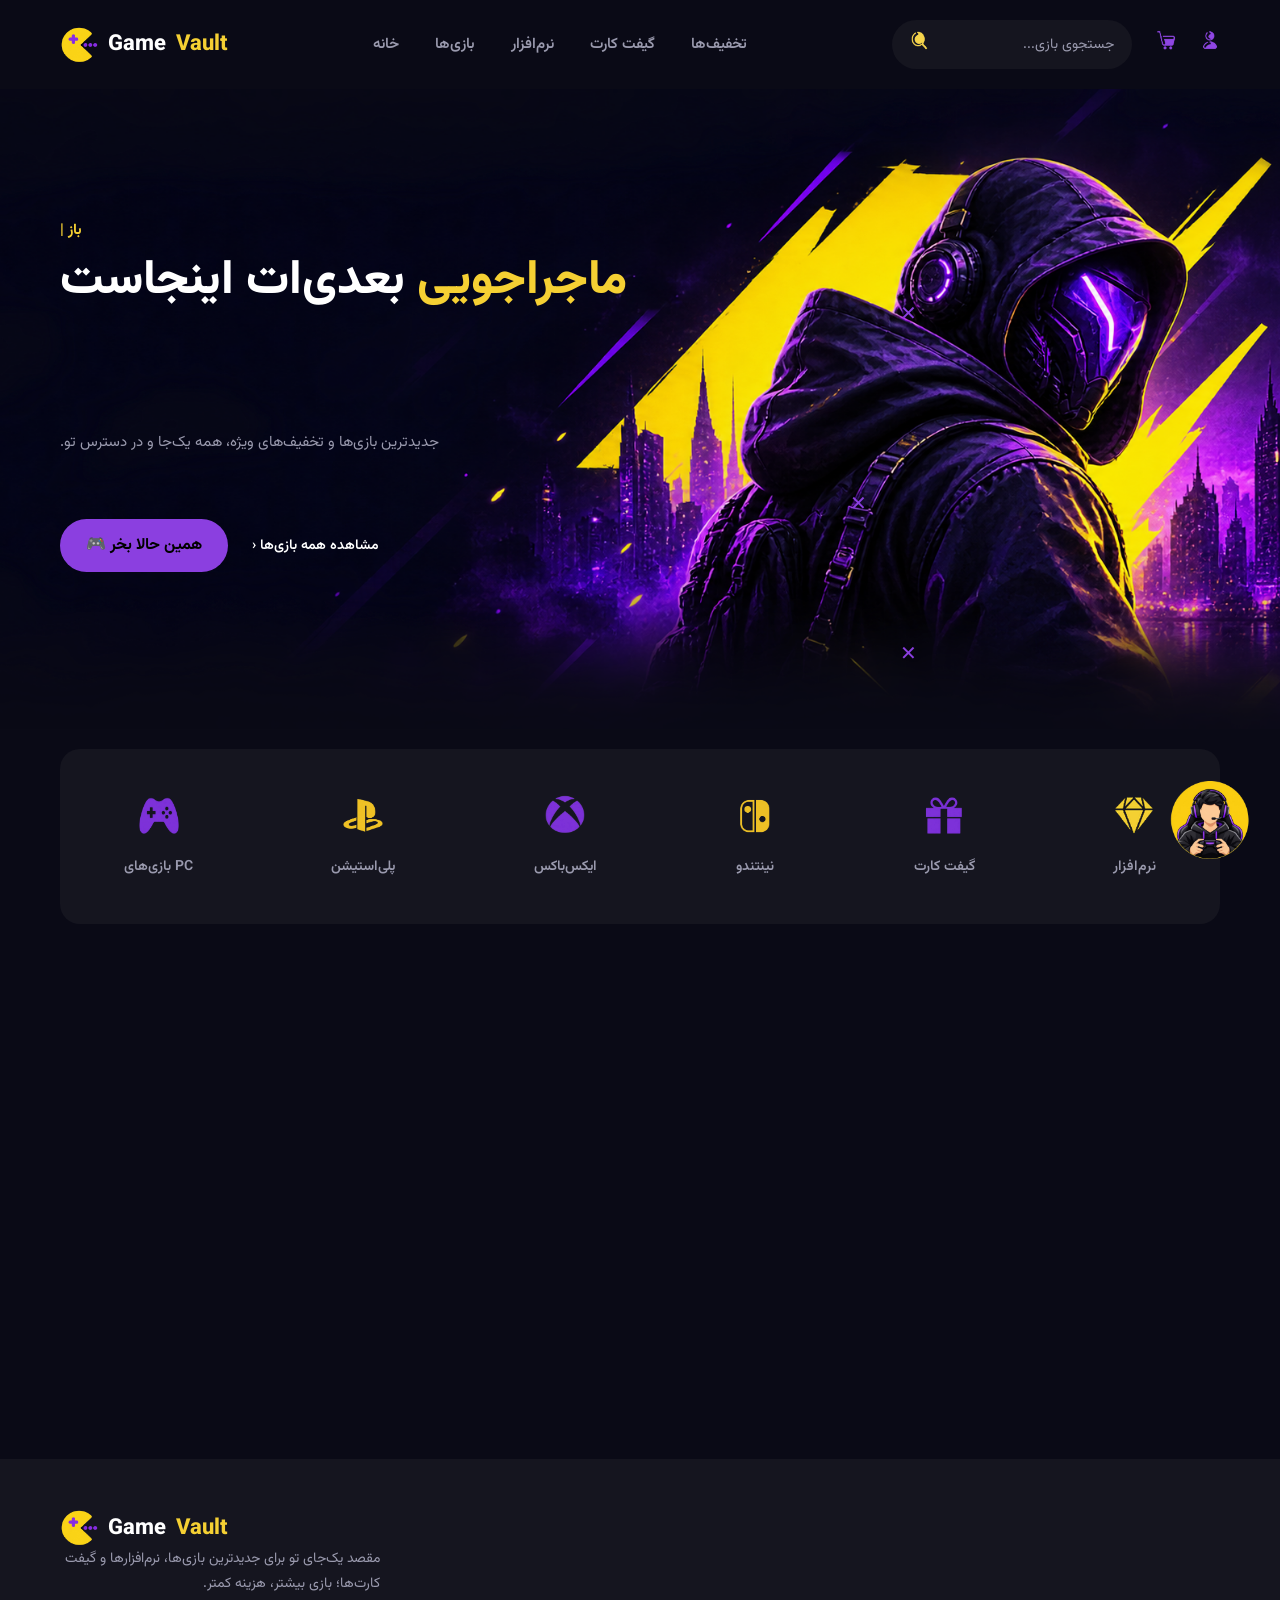
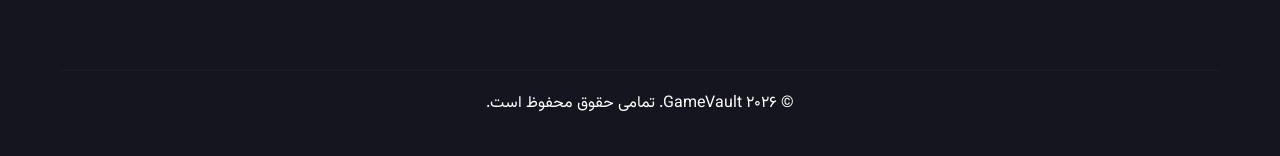
<file: index.html>
<!DOCTYPE html>
<html lang="fa" dir="rtl">
<head>
  <meta charset="UTF-8">
  <meta name="viewport" content="width=device-width, initial-scale=1.0">
  <meta http-equiv="refresh" content="0; url=./home/game.html">
  <title>GameVault</title>
  <link rel="canonical" href="./home/game.html">
</head>
<body>
  <p>در حال انتقال به <a href="./home/game.html">صفحه اصلی GameVault</a>...</p>
</body>
</html>
</file>
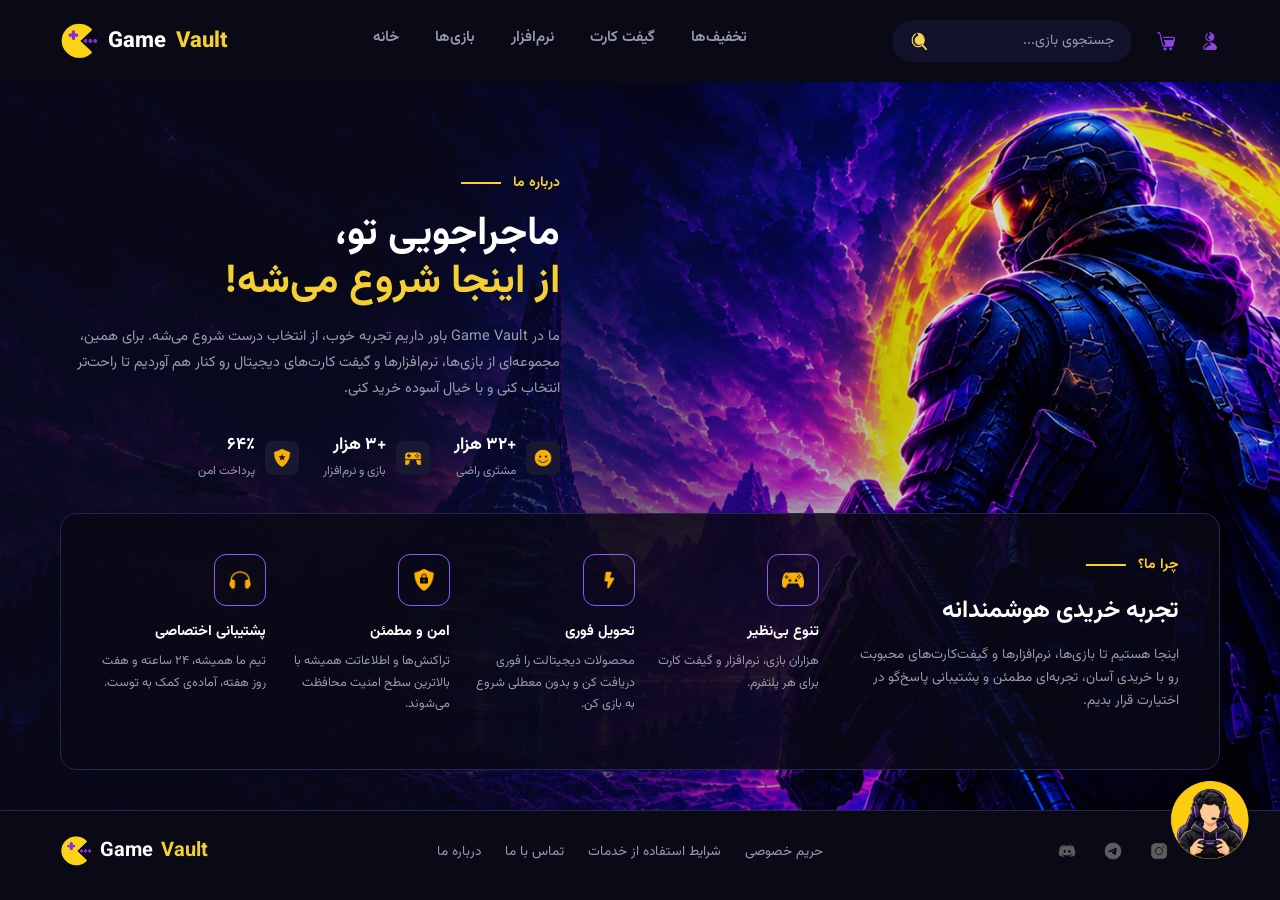
<file: about_us/about.html>
<!DOCTYPE html>
<html lang="fa" dir="rtl">
<head>
<meta charset="UTF-8">
<meta name="viewport" content="width=device-width, initial-scale=1.0">
<title>GameVault - درباره ما</title>
<link rel="stylesheet" href="about.css">
<link rel="stylesheet" href="../login-modal/login-modal.css">
<link rel="stylesheet" href="about_fa.css">

<link rel="stylesheet" href="../responsive.css">
</head>
<body>
  <div class="fixed-icon-final">
    <a href="../contact_us/contact.html">
      <img src="../img/icons/contact_us.png" alt="تماس با ما" srcset="">
    </a>
  </div>

  <!-- ===================== header ===================== -->
  <header>
    <div class="wrapper header-inner site-header">
      <div class="logo">
        <img src="../img/icons/game_valet_icon.png" alt="لوگوی GameVault">
        Game<span>Vault</span>
      </div>

      <nav>
        <a href="../home/game.html" >خانه</a>
        <a href="../games/games.html">بازی‌ها</a>
        <a href="../software/software.html">نرم‌افزار</a>
        <a href="../gift-cards/gift-cards.html">گیفت کارت</a>
        <a href="../deals/deals.html">تخفیف‌ها</a>
      </nav>

      <div class="header-actions icons">
        <div class="search-box">
          <a href=""><img src="../img/icons/search.png" alt="جستجو"></a>
          <input type="text" placeholder="جستجوی بازی..." data-hints="Elden Ring|Cyberpunk 2077|Red Dead Redemption 2|Hogwarts Legacy|Minecraft">
        </div>
        <div class="icon-btn">
          <img src="../img/icons/shopping.png" alt="سبد خرید">
        </div>
        <div class="icon-btn js-open-login">
          <img src="../img/icons/user.png" alt="حساب کاربری">
        </div>
      </div>
    </div>
  </header>

  <section class="hero">
    <img src="../img/about_us/hero.png" alt="سربازی با حلقه‌ی درخشان" class="hero-bg">
    <div class="hero-overlay"></div>

    <div class="hero-content">
      <div class="eyebrow">درباره ما<span class="dash"></span></div>
      <h1>ماجراجویی تو،<br><span class="highlight">از اینجا شروع می‌شه!</span></h1>
      <p>
       ما در Game Vault باور داریم تجربه خوب، از انتخاب درست شروع می‌شه.
        برای همین، مجموعه‌ای از بازی‌ها، نرم‌افزارها 
        و گیفت کارت‌های دیجیتال رو کنار هم آوردیم تا راحت‌تر انتخاب کنی و با خیال آسوده خرید کنی.
      </p>

      <div class="stats-row">
        <div class="stat">
          <span class="stat-icon"><!-- 🖼️ آیکون کنترلر --><img src="../img/icons/happy.png" alt=""></span>
          <div><strong data-count="50" data-before="+" data-after=" هزار">+۵۰ هزار</strong><span>مشتری راضی</span></div>
        </div>
        <div class="stat">
          <span class="stat-icon"><!-- 🖼️ آیکون تیکت/بازی --><img src="../img/icons/gamepad_12.png" alt=""></span>
          <div><strong data-count="5" data-before="+" data-after=" هزار">+۵ هزار</strong><span>بازی و نرم‌افزار</span></div>
        </div>
        <div class="stat">
          <span class="stat-icon"><!-- 🖼️ آیکون سپر --><img src="../img/icons/security_s.png" alt=""></span>
          <div><strong data-count="100" data-before="" data-after="٪">۱۰۰٪</strong><span>پرداخت امن</span></div>
        </div>
      </div>
    </div>

    <div class="why-card">
      <div class="why-text">
        <div class="eyebrow">چرا ما؟<span class="dash"></span></div>
        <h2>تجربه خریدی هوشمندانه</h2>
        <p>اینجا هستیم تا بازی‌ها، نرم‌افزارها و گیفت‌کارت‌های محبوبت رو 
          با خریدی آسان، تجربه‌ای مطمئن و پشتیبانی پاسخ‌گو در اختیارت قرار بدیم.</p>
      </div>

      <div class="why-features">
        <div class="feature">
          <div class="feature-icon"><img src="../img/icons/gamepad_yellow.png" alt=""></div>
          <h4>تنوع بی‌نظیر</h4>
          <p>هزاران بازی، نرم‌افزار و گیفت کارت برای هر پلتفرم.</p>
        </div>
        <div class="feature">
          <div class="feature-icon"><img src="../img/icons/electric.png" alt=""></div>
          <h4>تحویل فوری</h4>
          <p>محصولات دیجیتالت را فوری دریافت کن و بدون معطلی شروع به بازی کن.</p>
        </div>
        <div class="feature">
          <div class="feature-icon"><img src="../img/icons/security.png" alt=""></div>
          <h4>امن و مطمئن</h4>
          <p>تراکنش‌ها و اطلاعاتت همیشه با بالاترین سطح امنیت محافظت می‌شوند.</p>
        </div>
        <div class="feature">
          <div class="feature-icon"><img src="../img/icons/headphone.png" alt=""></div>
          <h4>پشتیبانی اختصاصی</h4>
          <p>تیم ما همیشه، ۲۴ ساعته و هفت روز هفته، آماده‌ی کمک به توست.</p>
        </div>
      </div>
    </div>
  </section>

  <!-- ===================== footer ===================== -->
  <footer>
    <div class="wrapper footer-inner">
      <div class="logo">
        <img src="../img/icons/game_valet_icon.png" alt="لوگوی GameVault">
        Game<span>Vault</span>
      </div>

      <div class="footer-links">
        <a href="../about_us/about.html">درباره ما</a>
        <a href="../contact_us/contact.html">تماس با ما</a>
        <a href="#">شرایط استفاده از خدمات</a>
        <a href="#">حریم خصوصی</a>
      </div>

      <div class="social-links">
        <span><img src="../img/icons/discord.png" alt="Discord"></span>
        <span><img src="../img/icons/telegram.png" alt="Twitter"></span>
        <span><img src="../img/icons/instagram.png" alt="Instagram"></span>
        <span><img src="../img/icons/youtube.png" alt="YouTube"></span>
      </div>
    </div>
  </footer>

  <!-- ===================== modal ===================== -->

<div class="modal-overlay" id="loginOverlay">
  <div class="login-modal">
    <button class="modal-close" id="loginClose">✕</button>

    <div class="modal-form-side">
      <h2>خوش برگشتی</h2>
      <p>برای ادامه وارد حساب کاربری‌ات شو.</p>

      <div class="error-banner" id="loginError"></div>
      <div class="success-banner" id="loginSuccess"></div>

      <form id="loginForm" novalidate>
        <div class="form-group">
          <label for="loginEmail">آدرس ایمیل</label>
          <div class="input-icon-wrap">
            <span class="input-icon-left">✉️</span>
            <input type="email" id="loginEmail" placeholder="you@example.com" autocomplete="email" required>
          </div>
        </div>

        <div class="form-group">
          <label for="loginPassword">رمز عبور</label>
          <div class="input-icon-wrap">
            <span class="input-icon-left">🔒</span>
            <input type="password" id="loginPassword" placeholder="رمز عبور" autocomplete="current-password" required>
            <button type="button" class="toggle-password" id="togglePassword">👁️</button>
          </div>
        </div>

        <div class="form-row-between">
          <label class="remember-me">
            <input type="checkbox">
            مرا به خاطر بسپار
          </label>
          <a href="#" class="forgot-link">رمز عبورت را فراموش کرده‌ای؟</a>
        </div>

        <button type="submit" class="submit-btn">ورود</button>
      </form>

      <p class="modal-switch">حساب نداری؟ <a href="#" id="showSignup">ثبت‌نام</a></p>

      <div id="signupBox" style="display:none">
        <h2>ساخت حساب جدید</h2>
        <p>اطلاعاتت را وارد کن تا حسابت ساخته شود.</p>

        <div class="signup-msg signup-error" id="signupError"></div>
        <div class="signup-msg signup-success" id="signupSuccess"></div>

        <form id="signupForm" novalidate>
          <div class="form-group">
            <label for="signupName">نام و نام خانوادگی</label>
            <div class="input-icon-wrap">
              <span class="input-icon-left">👤</span>
              <input type="text" id="signupName" placeholder="نام و نام خانوادگی" autocomplete="name" required>
            </div>
          </div>

          <div class="form-group">
            <label for="signupEmail">آدرس ایمیل</label>
            <div class="input-icon-wrap">
              <span class="input-icon-left">✉️</span>
              <input type="email" id="signupEmail" placeholder="you@example.com" autocomplete="email" required>
            </div>
          </div>

          <div class="form-group">
            <label for="signupPassword">رمز عبور</label>
            <div class="input-icon-wrap">
              <span class="input-icon-left">🔒</span>
              <input type="password" id="signupPassword" placeholder="رمز عبور" autocomplete="new-password" required>
            </div>
          </div>

          <div class="form-group">
            <label for="signupConfirm">تکرار رمز عبور</label>
            <div class="input-icon-wrap">
              <span class="input-icon-left">🔒</span>
              <input type="password" id="signupConfirm" placeholder="تکرار رمز عبور" autocomplete="new-password" required>
            </div>
          </div>

          <button type="submit" class="submit-btn">ثبت‌نام</button>
        </form>

        <p class="modal-switch">قبلاً ثبت‌نام کرده‌ای؟ <a href="#" id="showLogin">ورود</a></p>
      </div>
    </div>

    <div class="modal-image-side">

      <video src="../login-modal/login-modal.mp4" autoplay muted loop playsinline></video>
    </div>
  </div>
</div>

<script src="../login-modal/login-modal.js"></script>
<script src="about.js"></script>

</body>
</html>
</file>
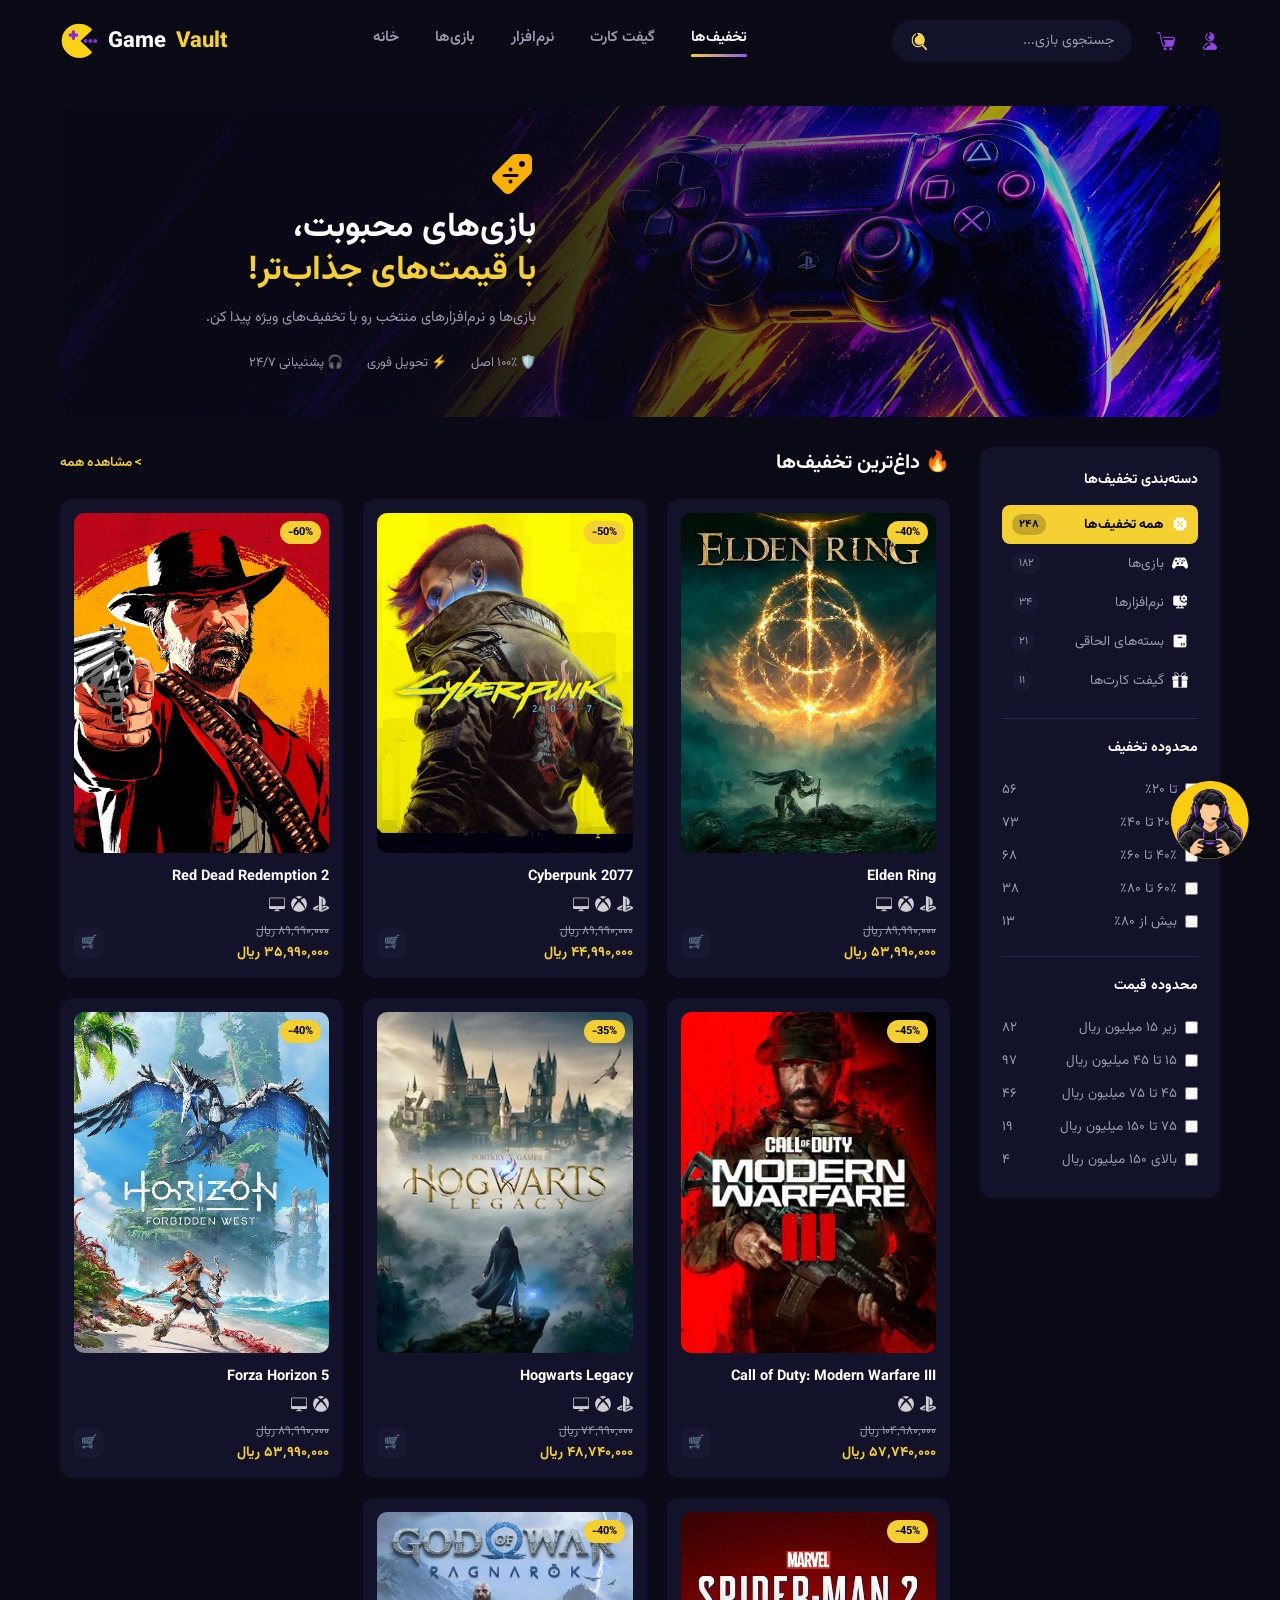
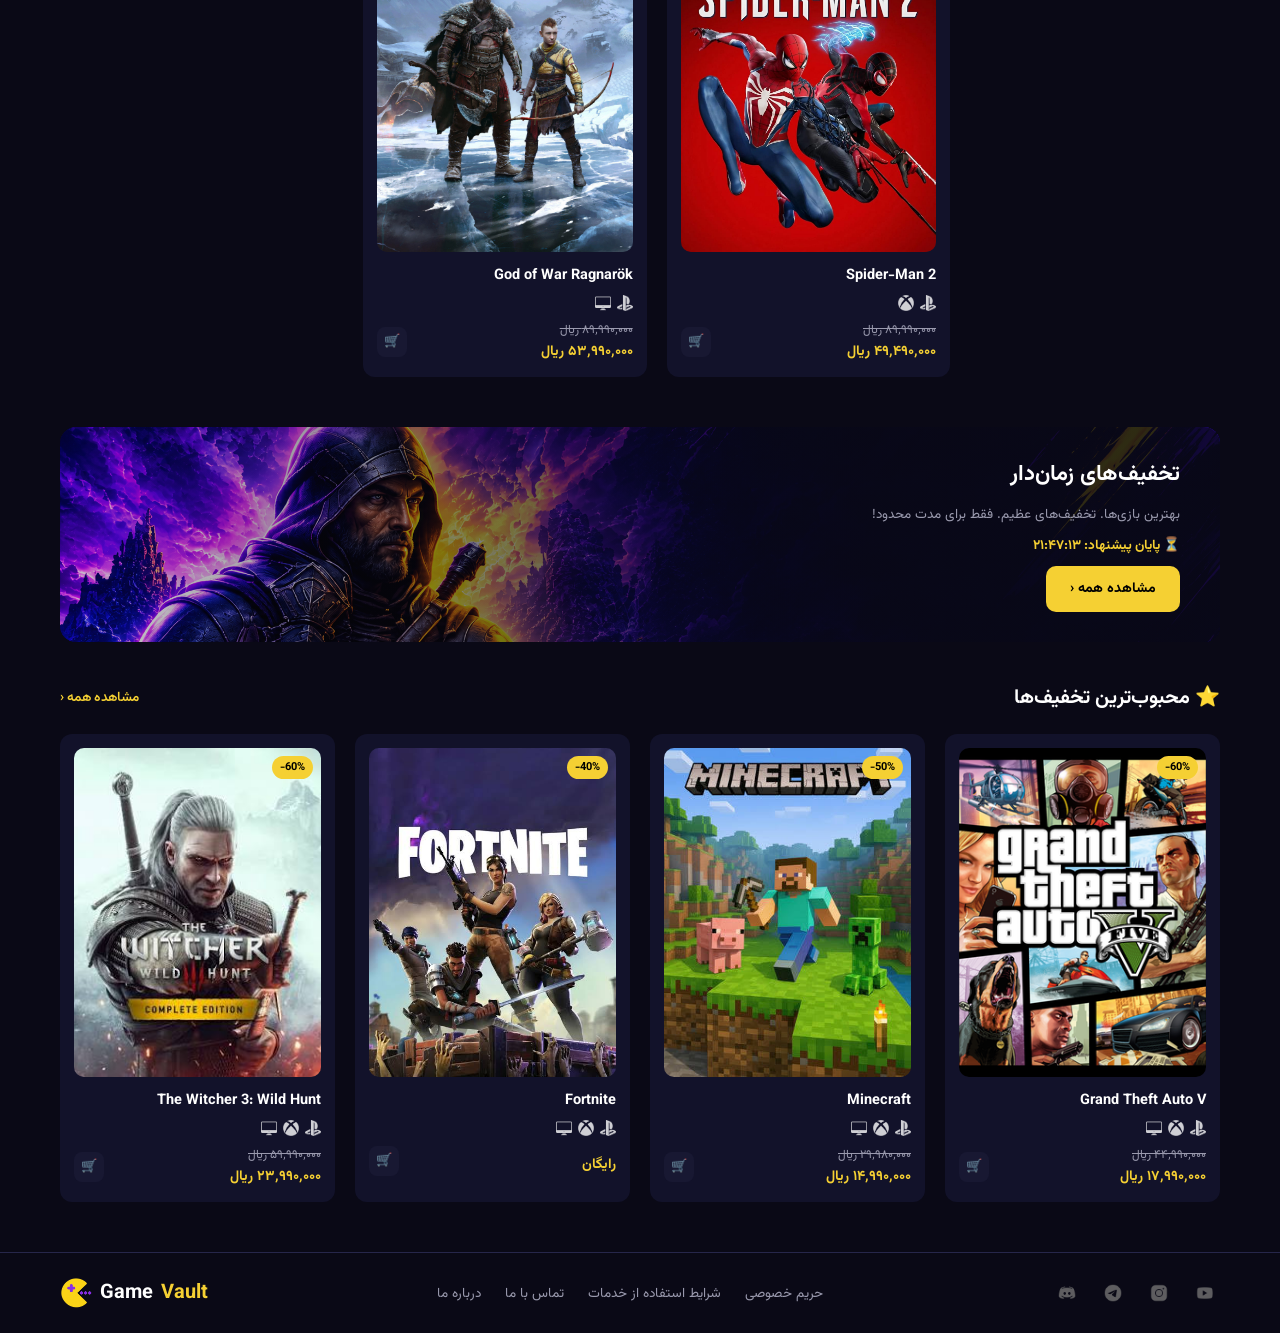
<file: deals/deals.html>
<!DOCTYPE html>
<html lang="fa" dir="rtl">
<head>
<link rel="stylesheet" href="../login-modal/login-modal.css">   
<meta charset="UTF-8">
<meta name="viewport" content="width=device-width, initial-scale=1.0">
<title>GameVault - تخفیف‌ها</title>
<link rel="stylesheet" href="deals.css">
<link rel="stylesheet" href="deals_fa.css">

<link rel="stylesheet" href="../responsive.css">
</head>
<body>
  <div class="fixed-icon-final">
    <a href="../contact_us/contact.html">
      <img src="../img/icons/contact_us.png" alt="تماس با ما" srcset="">
    </a>
  </div>


  <!-- ===================== header ===================== -->
  <header>
    <div class="wrapper header-inner site-header">
      <div class="logo">
        <img src="../img/icons/game_valet_icon.png" alt="لوگوی GameVault">
        Game<span>Vault</span>
      </div>

      <nav>
        <a href="../home/game.html" >خانه</a>
        <a href="../games/games.html">بازی‌ها</a>
        <a href="../software/software.html">نرم‌افزار</a>
        <a href="../gift-cards/gift-cards.html">گیفت کارت</a>
        <a href="../deals/deals.html">تخفیف‌ها</a>
      </nav>

      <div class="header-actions icons">
        <div class="search-box">
          <a href=""><img src="../img/icons/search.png" alt="جستجو"></a>
          <input type="text" placeholder="جستجوی بازی..." data-hints="Elden Ring|Cyberpunk 2077|Red Dead Redemption 2|Call of Duty: Modern Warfare III|Hogwarts Legacy|Spider-Man 2">
        </div>
        <div class="icon-btn">
          <img src="../img/icons/shopping.png" alt="سبد خرید">
        </div>
        <div class="icon-btn js-open-login">
          <img src="../img/icons/user.png" alt="حساب کاربری">
        </div>
      </div>
    </div>
  </header>

  <!-- ===================== hero ===================== -->

  <section class="wrapper">
    <div class="hero">
      <img src="../img/deals/hero.png" alt="کنترلر با رگه‌های رعد و برق" class="hero-bg">
      <div class="hero-overlay"></div>

      <div class="hero-content">
          <img src="../img/icons/icons8-discount-48.png" alt="">
        <h1> بازی‌های محبوبت،<br><span class="highlight">با قیمت‌های جذاب‌تر!</span></h1>
        <p>بازی‌ها و نرم‌افزارهای منتخب رو با تخفیف‌های ویژه پیدا کن.</p>
      </div>
      <div class="hero-features">
        <div class="hero-feature">🛡️ ۱۰۰٪ اصل</div>
        <div class="hero-feature">⚡ تحویل فوری</div>
        <div class="hero-feature">🎧 پشتیبانی ۲۴/۷</div>
      </div>
    </div>
  </section>

  <!-- ===================== فیلتر + Hot Deals ===================== -->
  <section class="wrapper catalog">

    <aside class="sidebar">
      <h3>دسته‌بندی تخفیف‌ها</h3>
      <ul class="category-list">
        <li data-cat="all" class="active">
          <span><img src="../img/icons/discount3_.png" alt="" class="cat-icon"> همه تخفیف‌ها</span>
          <span class="count count-active">۲۴۸</span>
        </li>
        <li data-cat="games">
          <span><img src="../img/icons/gamepad__.png" alt="" class="cat-icon"> بازی‌ها</span>
          <span class="count">۱۸۲</span>
        </li>
        <li data-cat="software">
          <span><img src="../img/icons/software__.png" alt="" class="cat-icon"> نرم‌افزارها</span>
          <span class="count">۳۴</span>
        </li>
        <li data-cat="dlc">
          <span><img src="../img/icons/package.png" alt="" class="cat-icon"> بسته‌های الحاقی</span>
          <span class="count">۲۱</span>
        </li>
        <li data-cat="giftcard">
          <span><img src="../img/icons/gift_.png" alt="" class="cat-icon"> گیفت کارت‌ها</span>
          <span class="count">۱۱</span>
        </li>
      </ul>

      <hr>

      <h3>محدوده تخفیف</h3>
      <label class="checkbox-row" data-group="discount" data-min="-1" data-max="20"><input type="checkbox"> تا ۲۰٪ <span>۵۶</span></label>
      <label class="checkbox-row" data-group="discount" data-min="20" data-max="40"><input type="checkbox"> ۲۰٪ تا ۴۰٪ <span>۷۳</span></label>
      <label class="checkbox-row" data-group="discount" data-min="40" data-max="60"><input type="checkbox"> ۴۰٪ تا ۶۰٪ <span>۶۸</span></label>
      <label class="checkbox-row" data-group="discount" data-min="60" data-max="80"><input type="checkbox"> ۶۰٪ تا ۸۰٪ <span>۳۸</span></label>
      <label class="checkbox-row" data-group="discount" data-min="80" data-max="100"><input type="checkbox"> بیش از ۸۰٪ <span>۱۳</span></label>

      <hr>

      <h3>محدوده قیمت</h3>
      <label class="checkbox-row" data-group="price" data-min="-1" data-max="9.99"><input type="checkbox"> زیر ۱۵ میلیون ریال <span>۸۲</span></label>
      <label class="checkbox-row" data-group="price" data-min="9.99" data-max="29.99"><input type="checkbox"> ۱۵ تا ۴۵ میلیون ریال <span>۹۷</span></label>
      <label class="checkbox-row" data-group="price" data-min="29.99" data-max="49.99"><input type="checkbox"> ۴۵ تا ۷۵ میلیون ریال <span>۴۶</span></label>
      <label class="checkbox-row" data-group="price" data-min="49.99" data-max="99.99"><input type="checkbox"> ۷۵ تا ۱۵۰ میلیون ریال <span>۱۹</span></label>
      <label class="checkbox-row" data-group="price" data-min="99.99" data-max="100000"><input type="checkbox"> بالای ۱۵۰ میلیون ریال <span>۴</span></label>
    </aside>

    <div class="products">
      <div class="section-head">
        <h2>🔥 داغ‌ترین تخفیف‌ها</h2>
        <a href="#" class="view-all">  > مشاهده همه</a>
      </div>

      <div class="deals-grid">

        <div class="deal-card" data-cat="games">
          <div class="card-image">
            <span class="discount-badge">-40%</span>
            <a href="../game-detail/game-detail-elden-ring.html"><img src="../img/elder_ring/elder_ring__game.jpg" alt="Elden Ring"></a>
          </div>
          <h4>Elden Ring</h4>
          <div class="platform-icons">
            <img src="../img/gift_cards/ps.png" alt="PS"><img src="../img/gift_cards/xbox.png" alt="Xbox"><img src="../img/icons/pc.png" alt="PC">
          </div>
          <div class="price-row">
            <span class="price-old" data-usd="59.99">۸۹٬۹۹۰٬۰۰۰ ریال</span>
            <span class="price-new" data-usd="35.99">۵۳٬۹۹۰٬۰۰۰ ریال</span>
            <span class="mini-cart-btn">🛒</span>
          </div>
        </div>

        <div class="deal-card" data-cat="games">
          <div class="card-image">
            <span class="discount-badge">-50%</span>
            <a href="../game-detail/game-detail-cyber-punk-2077.html"><img src="../img/cyber_punk_2077/cyberpunk_game (1).jpg" alt="Cyberpunk 2077"></a>
          </div>
          <h4>Cyberpunk 2077</h4>
          <div class="platform-icons">
            <img src="../img/gift_cards/ps.png" alt="PS"><img src="../img/gift_cards/xbox.png" alt="Xbox"><img src="../img/icons/pc.png" alt="PC">
          </div>
          <div class="price-row">
            <span class="price-old" data-usd="59.99">۸۹٬۹۹۰٬۰۰۰ ریال</span>
            <span class="price-new" data-usd="29.99">۴۴٬۹۹۰٬۰۰۰ ریال</span>
            <span class="mini-cart-btn">🛒</span>
          </div>
        </div>

        <div class="deal-card" data-cat="games">
          <div class="card-image">
            <span class="discount-badge">-60%</span>
            <a href="../game-detail/game-detail-red-dead-redemption.html"><img src="../img/red_dead_redmption/red-dead-redemption(1).jpg" alt="Red Dead Redemption 2"></a>
          </div>
          <h4>Red Dead Redemption 2</h4>
          <div class="platform-icons">
            <img src="../img/gift_cards/ps.png" alt="PS"><img src="../img/gift_cards/xbox.png" alt="Xbox"><img src="../img/icons/pc.png" alt="PC">
          </div>
          <div class="price-row">
            <span class="price-old" data-usd="59.99">۸۹٬۹۹۰٬۰۰۰ ریال</span>
            <span class="price-new" data-usd="23.99">۳۵٬۹۹۰٬۰۰۰ ریال</span>
            <span class="mini-cart-btn">🛒</span>
          </div>
        </div>

        <div class="deal-card" data-cat="games">
          <div class="card-image">
            <span class="discount-badge">-45%</span>
            <a href=""><img src="../img/games/call_of_duty_3.jpg" alt="Call of Duty: Modern Warfare III"></a>
          </div>
          <h4>Call of Duty: Modern Warfare III</h4>
          <div class="platform-icons">
            <img src="../img/gift_cards/ps.png" alt="PS"><img src="../img/gift_cards/xbox.png" alt="Xbox">
          </div>
          <div class="price-row">
            <span class="price-old" data-usd="69.99">۱۰۴٬۹۸۰٬۰۰۰ ریال</span>
            <span class="price-new" data-usd="38.49">۵۷٬۷۴۰٬۰۰۰ ریال</span>
            <span class="mini-cart-btn">🛒</span>
          </div>
        </div>

        <div class="deal-card" data-cat="games">
          <div class="card-image">
            <span class="discount-badge">-35%</span>
            <a href=""><img src="../img/hogwarts/Hogwarts_legacyboxart.png" alt="Hogwarts Legacy"></a>
          </div>
          <h4>Hogwarts Legacy</h4>
          <div class="platform-icons">
            <img src="../img/gift_cards/ps.png" alt="PS"><img src="../img/gift_cards/xbox.png" alt="Xbox"><img src="../img/icons/pc.png" alt="PC">
          </div>
          <div class="price-row">
            <span class="price-old" data-usd="49.99">۷۴٬۹۹۰٬۰۰۰ ریال</span>
            <span class="price-new" data-usd="32.49">۴۸٬۷۴۰٬۰۰۰ ریال</span>
            <span class="mini-cart-btn">🛒</span>
          </div>
        </div>

        <div class="deal-card" data-cat="games">
          <div class="card-image">
            <span class="discount-badge">-40%</span>
            <a href=""><img src="../img/games/horizon.jpg" alt="Forza Horizon 5"></a>
          </div>
          <h4>Forza Horizon 5</h4>
          <div class="platform-icons">
            <img src="../img/gift_cards/xbox.png" alt="Xbox"><img src="../img/icons/pc.png" alt="PC">
          </div>
          <div class="price-row">
            <span class="price-old" data-usd="59.99">۸۹٬۹۹۰٬۰۰۰ ریال</span>
            <span class="price-new" data-usd="35.99">۵۳٬۹۹۰٬۰۰۰ ریال</span>
            <span class="mini-cart-btn">🛒</span>
          </div>
        </div>

        <div class="deal-card" data-cat="games">
          <div class="card-image">
            <span class="discount-badge">-45%</span>
            <a href="../game-detail/game-detail-spider-man-2.html"><img src="../img/spider_man_2/spi_2_game.jpg" alt="Spider-Man 2"></a>
          </div>
          <h4>Spider-Man 2</h4>
          <div class="platform-icons">
            <img src="../img/gift_cards/ps.png" alt="PS"><img src="../img/gift_cards/xbox.png" alt="Xbox">
          </div>
          <div class="price-row">
            <span class="price-old" data-usd="59.99">۸۹٬۹۹۰٬۰۰۰ ریال</span>
            <span class="price-new" data-usd="32.99">۴۹٬۴۹۰٬۰۰۰ ریال</span>
            <span class="mini-cart-btn">🛒</span>
          </div>
        </div>

        <div class="deal-card" data-cat="games">
          <div class="card-image">
            <span class="discount-badge">-40%</span>
            <a href=""><img src="../img/games/god_of_war_regnarok.jpg" alt="God of War Ragnarök"></a>
          </div>
          <h4>God of War Ragnarök</h4>
          <div class="platform-icons">
            <img src="../img/gift_cards/ps.png" alt="PS"><img src="../img/icons/pc.png" alt="PC">
          </div>
          <div class="price-row">
            <span class="price-old" data-usd="59.99">۸۹٬۹۹۰٬۰۰۰ ریال</span>
            <span class="price-new" data-usd="35.99">۵۳٬۹۹۰٬۰۰۰ ریال</span>
            <span class="mini-cart-btn">🛒</span>
          </div>
        </div>

      </div>
    </div>
  </section>

  <!-- ===================== بنر Limited Time Deals ===================== -->
  <section class="wrapper">
    <div class="limited-banner">
      <img src="../img/deals/limited_deals.png" alt="شخصیت جنگجو" class="limited-bg">
      <div class="limited-overlay"></div>

      <div class="limited-content">
        <div>
          <h2>تخفیف‌های زمان‌دار</h2>
          <p>بهترین بازی‌ها. تخفیف‌های عظیم. فقط برای مدت محدود!</p>
        </div>
        <a href="#" class="btn-filled">مشاهده همه ‹</a>
      </div>
    </div>
  </section>

  <!-- ===================== محبوب‌ترین تخفیف‌ها ===================== -->
  <section class="wrapper popular-section">
    <div class="section-head">
      <h2>⭐ محبوب‌ترین تخفیف‌ها</h2>
      <a href="#" class="view-all">مشاهده همه ‹</a>
    </div>

    <div class="deals-grid">

      <div class="deal-card" data-cat="games">
        <div class="card-image">
          <span class="discount-badge">-60%</span>
          <a href=""><img src="../img/gtav/Grand_Theft_Auto_V.png" alt="Grand Theft Auto V"></a>
        </div>
        <h4>Grand Theft Auto V</h4>
        <div class="platform-icons">
          <img src="../img/gift_cards/ps.png" alt="PS"><img src="../img/gift_cards/xbox.png" alt="Xbox"><img src="../img/icons/pc.png" alt="PC">
        </div>
        <div class="price-row">
          <span class="price-old" data-usd="29.99">۴۴٬۹۹۰٬۰۰۰ ریال</span>
          <span class="price-new" data-usd="11.99">۱۷٬۹۹۰٬۰۰۰ ریال</span>
          <span class="mini-cart-btn">🛒</span>
        </div>
      </div>

      <div class="deal-card" data-cat="games">
        <div class="card-image">
          <span class="discount-badge">-50%</span>
          <a href=""><img src="../img/games/minecraft.jfif" alt="Minecraft"></a>
        </div>
        <h4>Minecraft</h4>
        <div class="platform-icons">
          <img src="../img/gift_cards/ps.png" alt="PS"><img src="../img/gift_cards/xbox.png" alt="Xbox"><img src="../img/icons/pc.png" alt="PC">
        </div>
        <div class="price-row">
          <span class="price-old" data-usd="19.99">۲۹٬۹۸۰٬۰۰۰ ریال</span>
          <span class="price-new" data-usd="9.99">۱۴٬۹۹۰٬۰۰۰ ریال</span>
          <span class="mini-cart-btn">🛒</span>
        </div>
      </div>

      <div class="deal-card" data-cat="games">
        <div class="card-image">
          <span class="discount-badge">-40%</span>
         <a href=""><img src="../img/games/fortnite.jfif" alt="Fortnite"></a>
        </div>
        <h4>Fortnite</h4>
        <div class="platform-icons">
          <img src="../img/gift_cards/ps.png" alt="PS"><img src="../img/gift_cards/xbox.png" alt="Xbox"><img src="../img/icons/pc.png" alt="PC">
        </div>
        <div class="price-row">
          <span class="price-old" data-usd="0.00">رایگان</span>
          <span class="price-new" data-usd="0.00">رایگان</span>
          <span class="mini-cart-btn">🛒</span>
        </div>
      </div>

      <div class="deal-card" data-cat="games">
        <div class="card-image">
          <span class="discount-badge">-60%</span>
          <a href=""><img src="../img/the_witcher_3/the_witcher_3_game.jfif" alt="The Witcher 3: Wild Hunt"></a>
        </div>
        <h4>The Witcher 3: Wild Hunt</h4>
        <div class="platform-icons">
          <img src="../img/gift_cards/ps.png" alt="PS"><img src="../img/gift_cards/xbox.png" alt="Xbox"><img src="../img/icons/pc.png" alt="PC">
        </div>
        <div class="price-row">
          <span class="price-old" data-usd="39.99">۵۹٬۹۹۰٬۰۰۰ ریال</span>
          <span class="price-new" data-usd="15.99">۲۳٬۹۹۰٬۰۰۰ ریال</span>
          <span class="mini-cart-btn">🛒</span>
        </div>
      </div>

    </div>
  </section>

  <!-- ===================== footer ===================== -->
  <footer>
    <div class="wrapper footer-inner">
      <div class="logo">
        <img src="../img/icons/game_valet_icon.png" alt="لوگوی GameVault">
        Game<span>Vault</span>
      </div>

      <div class="footer-links">
        <a href="../about_us/about.html">درباره ما</a>
        <a href="../contact_us/contact.html">تماس با ما</a>
        <a href="#">شرایط استفاده از خدمات</a>
        <a href="#">حریم خصوصی</a>
      </div>

      <div class="social-links">
        <span><img src="../img/icons/discord.png" alt="Discord"></span>
        <span><img src="../img/icons/telegram.png" alt="Twitter"></span>
        <span><img src="../img/icons/instagram.png" alt="Instagram"></span>
        <span><img src="../img/icons/youtube.png" alt="YouTube"></span>
      </div>
    </div>
  </footer>
 <!-- ===================== modal ===================== -->

<div class="modal-overlay" id="loginOverlay">
  <div class="login-modal">
    <button class="modal-close" id="loginClose">✕</button>

    <div class="modal-form-side">
      <h2>خوش برگشتی</h2>
      <p>برای ادامه وارد حساب کاربری‌ات شو.</p>

      <div class="error-banner" id="loginError"></div>
      <div class="success-banner" id="loginSuccess"></div>

      <form id="loginForm" novalidate>
        <div class="form-group">
          <label for="loginEmail">آدرس ایمیل</label>
          <div class="input-icon-wrap">
            <span class="input-icon-left">✉️</span>
            <input type="email" id="loginEmail" placeholder="you@example.com" autocomplete="email" required>
          </div>
        </div>

        <div class="form-group">
          <label for="loginPassword">رمز عبور</label>
          <div class="input-icon-wrap">
            <span class="input-icon-left">🔒</span>
            <input type="password" id="loginPassword" placeholder="رمز عبور" autocomplete="current-password" required>
            <button type="button" class="toggle-password" id="togglePassword">👁️</button>
          </div>
        </div>

        <div class="form-row-between">
          <label class="remember-me">
            <input type="checkbox">
            مرا به خاطر بسپار
          </label>
          <a href="#" class="forgot-link">رمز عبورت را فراموش کرده‌ای؟</a>
        </div>

        <button type="submit" class="submit-btn">ورود</button>
      </form>
      <p class="modal-switch">حساب نداری؟ <a href="#" id="showSignup">ثبت‌نام</a></p>

      <div id="signupBox" style="display:none">
        <h2>ساخت حساب جدید</h2>
        <p>اطلاعاتت را وارد کن تا حسابت ساخته شود.</p>

        <div class="signup-msg signup-error" id="signupError"></div>
        <div class="signup-msg signup-success" id="signupSuccess"></div>

        <form id="signupForm" novalidate>
          <div class="form-group">
            <label for="signupName">نام و نام خانوادگی</label>
            <div class="input-icon-wrap">
              <span class="input-icon-left">👤</span>
              <input type="text" id="signupName" placeholder="نام و نام خانوادگی" autocomplete="name" required>
            </div>
          </div>

          <div class="form-group">
            <label for="signupEmail">آدرس ایمیل</label>
            <div class="input-icon-wrap">
              <span class="input-icon-left">✉️</span>
              <input type="email" id="signupEmail" placeholder="you@example.com" autocomplete="email" required>
            </div>
          </div>

          <div class="form-group">
            <label for="signupPassword">رمز عبور</label>
            <div class="input-icon-wrap">
              <span class="input-icon-left">🔒</span>
              <input type="password" id="signupPassword" placeholder="رمز عبور" autocomplete="new-password" required>
            </div>
          </div>

          <div class="form-group">
            <label for="signupConfirm">تکرار رمز عبور</label>
            <div class="input-icon-wrap">
              <span class="input-icon-left">🔒</span>
              <input type="password" id="signupConfirm" placeholder="تکرار رمز عبور" autocomplete="new-password" required>
            </div>
          </div>

          <button type="submit" class="submit-btn">ثبت‌نام</button>
        </form>

        <p class="modal-switch">قبلاً ثبت‌نام کرده‌ای؟ <a href="#" id="showLogin">ورود</a></p>
      </div>
    </div>

    <div class="modal-image-side">

      <video src="../login-modal/login-modal.mp4" autoplay muted loop playsinline></video>

    </div>
  </div>
</div>

<script src="../login-modal/login-modal.js"></script>
<script src="deals.js"></script>

</body>
</html>
</file>
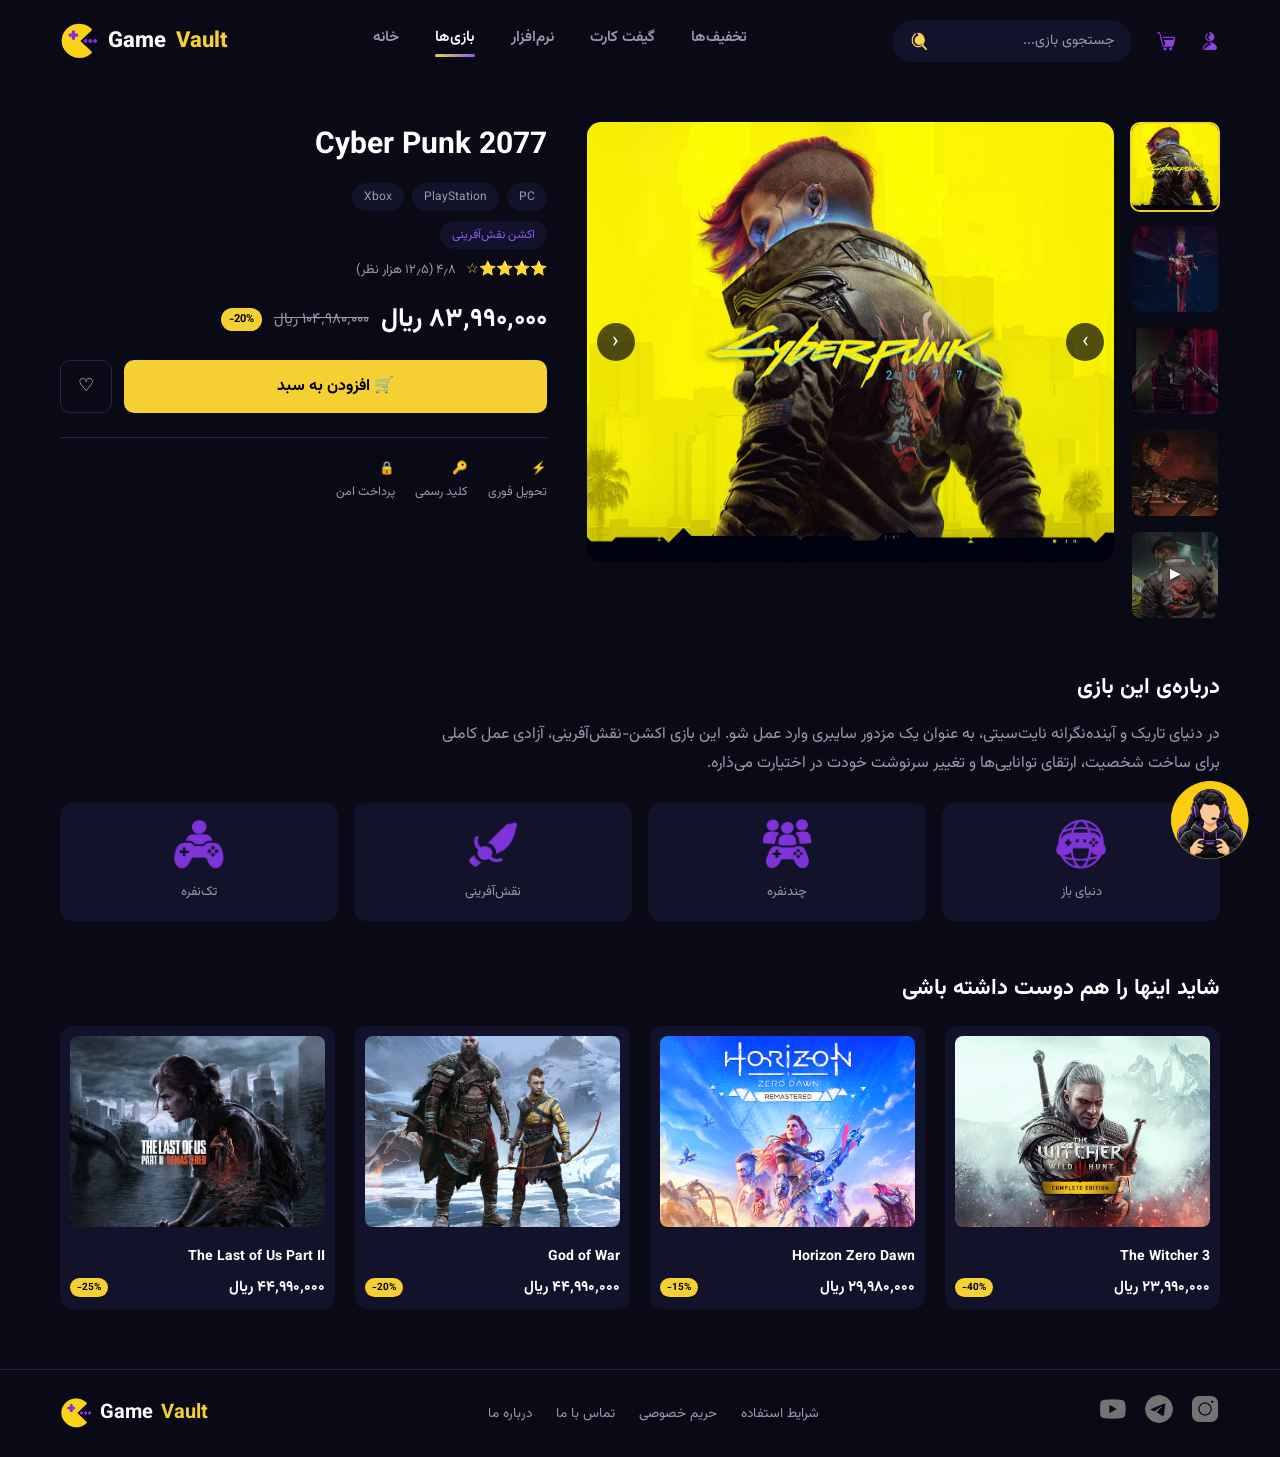
<file: game-detail/game-detail-cyber-punk-2077.html>
<!DOCTYPE html>
<html lang="fa" dir="rtl">
<head>
<link rel="stylesheet" href="../login-modal/login-modal.css">   
<meta charset="UTF-8">
<meta name="viewport" content="width=device-width, initial-scale=1.0">
<title>GameVault - Cyberpunk 2077</title>
<link rel="stylesheet" href="game-detail-style.css">
<link rel="stylesheet" href="game-detail-fa.css">

<link rel="stylesheet" href="../responsive.css">
</head>
<body>
  <div class="fixed-icon-final">
    <a href="../contact_us/contact.html">
      <img src="../img/icons/contact_us.png" alt="تماس با ما" srcset="">
    </a>
  </div>

<header>
    <div class="wrapper header-inner site-header">
      <div class="logo">
        <img src="../img/icons/game_valet_icon.png" alt="لوگوی GameVault">
        Game<span>Vault</span>
      </div>

      <nav>
        <a href="../home/game.html" >خانه</a>
        <a href="../games/games.html">بازی‌ها</a>
        <a href="../software/software.html">نرم‌افزار</a>
        <a href="../gift-cards/gift-cards.html">گیفت کارت</a>
        <a href="../deals/deals.html">تخفیف‌ها</a>
      </nav>

      <div class="header-actions icons">
        <div class="search-box">
          <a href=""><img src="../img/icons/search.png" alt="جستجو"></a>
          <input type="text" placeholder="جستجوی بازی..." data-hints="Elden Ring|Cyberpunk 2077|Red Dead Redemption 2|Hogwarts Legacy|Minecraft">
        </div>
        <div class="icon-btn">
          <img src="../img/icons/shopping.png" alt="سبد خرید">
        </div>
        <div class="icon-btn js-open-login">
          <img src="../img/icons/user.png" alt="حساب کاربری">
        </div>
      </div>
    </div>
  </header>

  <section class="wrapper game-top">

    <div class="gallery-wrap">
      <input type="radio" name="gallery" id="opt1" class="gallery-radio" checked>
      <input type="radio" name="gallery" id="opt2" class="gallery-radio">
      <input type="radio" name="gallery" id="opt3" class="gallery-radio">
      <input type="radio" name="gallery" id="opt4" class="gallery-radio">
      <input type="radio" name="gallery" id="opt5" class="gallery-radio">

      <div class="thumbs">
        <label for="opt1" id="thumbtab-1" class="thumb-label">
      
          <img src="../img/cyber_punk_2077/cyberpunk_game (1).jpg" alt="تصویر کوچک ۱" class="thumb">
        </label>
        <label for="opt2" id="thumbtab-2" class="thumb-label">

          <img src="../img/cyber_punk_2077/cyberpunk_game (2).jpg" alt="تصویر کوچک ۲" class="thumb">
        </label>
        <label for="opt3" id="thumbtab-3" class="thumb-label">

          <img src="../img/cyber_punk_2077/cyberpunk_game (3).jpg" alt="تصویر کوچک ۳" class="thumb">
        </label>
        <label for="opt4" id="thumbtab-4" class="thumb-label">

          <img src="../img/cyber_punk_2077/cyberpunk_game (4).png" alt="تصویر کوچک ۴" class="thumb">
        </label>
        <label for="opt5" id="thumbtab-5" class="thumb-label">

          <img src="../img/cyber_punk_2077/cyberpunk_2077_trailer_cover.jpg" alt="کاور تریلر" class="thumb">
          <span class="play-icon">▶</span>
        </label>
      </div>

      <div class="main-frame">
        <div class="slide" id="media-1">

          <img src="../img/cyber_punk_2077/cyberpunk_game (1).jpg" alt="" class="main-image">
        </div>
        <div class="slide" id="media-2">

          <img src="../img/cyber_punk_2077/cyberpunk_game (2).jpg" alt="" class="main-image">
        </div>
        <div class="slide" id="media-3">

          <img src="../img/cyber_punk_2077/cyberpunk_game (3).jpg" alt="" class="main-image">
        </div>
        <div class="slide" id="media-4">

          <img src="../img/cyber_punk_2077/cyberpunk_game (4).png" alt="" class="main-image">
        </div>
        <div class="slide" id="media-5">
          <video controls class="main-video" poster="../img/cyber_punk_2077/cyberpunk_2077_trailer_cover.jpg">
            <source src="../img/cyber_punk_2077/cyberpunk_2077_trailer.mp4" type="video/mp4">
          </video>
        </div>
      </div>
    </div>


    <div class="game-info">
      <h1>Cyber Punk 2077</h1>

      <div class="tags-row">
        <span class="tag">PC</span>
        <span class="tag">PlayStation</span>
        <span class="tag">Xbox</span>
      </div>
      <div class="tags-row">
        <span class="tag tag-genre">اکشن نقش‌آفرینی</span>
      </div>

      <div class="rating-row">
        ⭐⭐⭐⭐☆ <span class="rating-text">۴٫۸ (۱۲٫۵ هزار نظر)</span>
      </div>

      <div class="price-row">
        <span class="price-new" data-usd="55.99">۷۴٬۹۹۰٬۰۰۰ ریال</span>
        <span class="price-old" data-usd="69.99">۱۰۴٬۹۸۰٬۰۰۰ ریال</span>
        <span class="discount-badge">-20%</span>
      </div>

      <div class="action-row">
        <span class="add-to-cart-btn">🛒 افزودن به سبد</span>
        <span class="wishlist-btn">♡</span>
      </div>

      <div class="trust-row">
        <div class="trust-item">⚡<br>تحویل فوری</div>
        <div class="trust-item">🔑<br>کلید رسمی</div>
        <div class="trust-item">🔒<br>پرداخت امن</div>
      </div>
    </div>
  </section>

  <section class="wrapper about-section">
    <h2>درباره‌ی این بازی</h2>
    <p>
      در دنیای تاریک و آینده‌نگرانه نایت‌سیتی، به عنوان یک مزدور سایبری وارد عمل شو.
      این بازی اکشن-نقش‌آفرینی، آزادی عمل کاملی برای ساخت شخصیت، 
      ارتقای توانایی‌ها و تغییر سرنوشت خودت در اختیارت می‌ذاره.
    </p>

    <div class="feature-tags">
      <div class="feature-tag">
        <img src="../img/icons/open_world.png" alt="دنیای باز">
        <br>دنیای باز</div>
      <div class="feature-tag">
        <img src="../img/icons/multi_player.png" alt="چندنفره">
        <br>چندنفره</div>
      <div class="feature-tag">
        <img src="../img/icons/RPG.png" alt="نقش‌آفرینی">
        <br>نقش‌آفرینی</div>
      <div class="feature-tag">
        <img src="../img/icons/single_player.png" alt="تک‌نفره">
        <br>تک‌نفره</div>
    </div>
  </section>

  <section class="wrapper related-section">
    <h2>شاید اینها را هم دوست داشته باشی</h2>

    <div class="related-grid">
      <div class="related-card">
        <a href=""><img src="../img/the_witcher_3/the_witcher_3_game.jfif" alt="The Witcher 3"></a>
        <h4>The Witcher 3</h4>
        <div class="related-bottom">
          <span class="price-new" data-usd="15.99">۲۳٬۹۹۰٬۰۰۰ ریال</span>
          <span class="discount-badge small">-40%</span>
        </div>
      </div>
      <div class="related-card">
         <a href=""><img src="../img/horizon_zero_down/Horizon-Zero-Dawn-Remastered-game.png" alt="Horizon Zero Dawn"></a>
        <h4>Horizon Zero Dawn</h4>
        <div class="related-bottom">
          <span class="price-new" data-usd="19.99">۲۹٬۹۸۰٬۰۰۰ ریال</span>
          <span class="discount-badge small">-15%</span>
        </div>
      </div>
      <div class="related-card">
        <a href=""><img src="../img/god_of_war/god_of_war_game.jpg" alt="God of War"></a>
        <h4>God of War</h4>
        <div class="related-bottom">
          <span class="price-new" data-usd="29.99">۴۴٬۹۹۰٬۰۰۰ ریال</span>
          <span class="discount-badge small">-20%</span>
        </div>
      </div>
      <div class="related-card">
        <a href=""><img src="../img/the_last_of_us_2/the_last_of_us_2_cover_2.jpg" alt="The Last of Us Part II"></a>
        <h4>The Last of Us Part II</h4>
        <div class="related-bottom">
          <span class="price-new" data-usd="29.99">۴۴٬۹۹۰٬۰۰۰ ریال</span>
          <span class="discount-badge small">-25%</span>
        </div>
      </div>
    </div>
  </section>

  <!-- ===================== footer===================== -->
  <footer>
    <div class="wrapper footer-inner">
      <div class="logo">
        <img src="../img/icons/game_valet_icon.png" alt="لوگوی GameVault">
        Game<span>Vault</span>
      </div>

      <div class="footer-links">
        <a href="../about_us/about.html">درباره ما</a>
        <a href="../contact_us/contact.html">تماس با ما</a>
        <a href="#">حریم خصوصی</a>
        <a href="#">شرایط استفاده</a>
      </div>

      <div class="social-links">
        <a href=""><img src="../img/icons/youtube.png" alt="YouTube"></a>
        <a href=""><img src="../img/icons/telegram.png" alt="Telegram"></a>
        <a href=""><img src="../img/icons/instagram.png" alt="Instagram"></a>
      </div>
    </div>
  </footer>
  <!-- ===================== modal ===================== -->

<div class="modal-overlay" id="loginOverlay">
  <div class="login-modal">
    <button class="modal-close" id="loginClose">✕</button>

    <div class="modal-form-side">
      <h2>خوش برگشتی</h2>
      <p>برای ادامه وارد حساب کاربری‌ات شو.</p>

      <div class="error-banner" id="loginError"></div>
      <div class="success-banner" id="loginSuccess"></div>

      <form id="loginForm" novalidate>
        <div class="form-group">
          <label for="loginEmail">آدرس ایمیل</label>
          <div class="input-icon-wrap">
            <span class="input-icon-left">✉️</span>
            <input type="email" id="loginEmail" placeholder="you@example.com" autocomplete="email" required>
          </div>
        </div>

        <div class="form-group">
          <label for="loginPassword">رمز عبور</label>
          <div class="input-icon-wrap">
            <span class="input-icon-left">🔒</span>
            <input type="password" id="loginPassword" placeholder="رمز عبور" autocomplete="current-password" required>
            <button type="button" class="toggle-password" id="togglePassword">👁️</button>
          </div>
        </div>

        <div class="form-row-between">
          <label class="remember-me">
            <input type="checkbox">
            مرا به خاطر بسپار
          </label>
          <a href="#" class="forgot-link">رمز عبورت را فراموش کرده‌ای؟</a>
        </div>

        <button type="submit" class="submit-btn">ورود</button>
      </form>

      <p class="modal-switch">حساب نداری؟ <a href="#" id="showSignup">ثبت‌نام</a></p>

      <div id="signupBox" style="display:none">
        <h2>ساخت حساب جدید</h2>
        <p>اطلاعاتت را وارد کن تا حسابت ساخته شود.</p>

        <div class="signup-msg signup-error" id="signupError"></div>
        <div class="signup-msg signup-success" id="signupSuccess"></div>

        <form id="signupForm" novalidate>
          <div class="form-group">
            <label for="signupName">نام و نام خانوادگی</label>
            <div class="input-icon-wrap">
              <span class="input-icon-left">👤</span>
              <input type="text" id="signupName" placeholder="نام و نام خانوادگی" autocomplete="name" required>
            </div>
          </div>

          <div class="form-group">
            <label for="signupEmail">آدرس ایمیل</label>
            <div class="input-icon-wrap">
              <span class="input-icon-left">✉️</span>
              <input type="email" id="signupEmail" placeholder="you@example.com" autocomplete="email" required>
            </div>
          </div>

          <div class="form-group">
            <label for="signupPassword">رمز عبور</label>
            <div class="input-icon-wrap">
              <span class="input-icon-left">🔒</span>
              <input type="password" id="signupPassword" placeholder="رمز عبور" autocomplete="new-password" required>
            </div>
          </div>

          <div class="form-group">
            <label for="signupConfirm">تکرار رمز عبور</label>
            <div class="input-icon-wrap">
              <span class="input-icon-left">🔒</span>
              <input type="password" id="signupConfirm" placeholder="تکرار رمز عبور" autocomplete="new-password" required>
            </div>
          </div>

          <button type="submit" class="submit-btn">ثبت‌نام</button>
        </form>

        <p class="modal-switch">قبلاً ثبت‌نام کرده‌ای؟ <a href="#" id="showLogin">ورود</a></p>
      </div>
    </div>

    <div class="modal-image-side">

      <video src="../login-modal/login-modal.mp4" autoplay muted loop playsinline></video>
    </div>
  </div>
</div>

<script src="../login-modal/login-modal.js"></script>
<script src="game-detail.js"></script>  

</body>
</html>
</file>
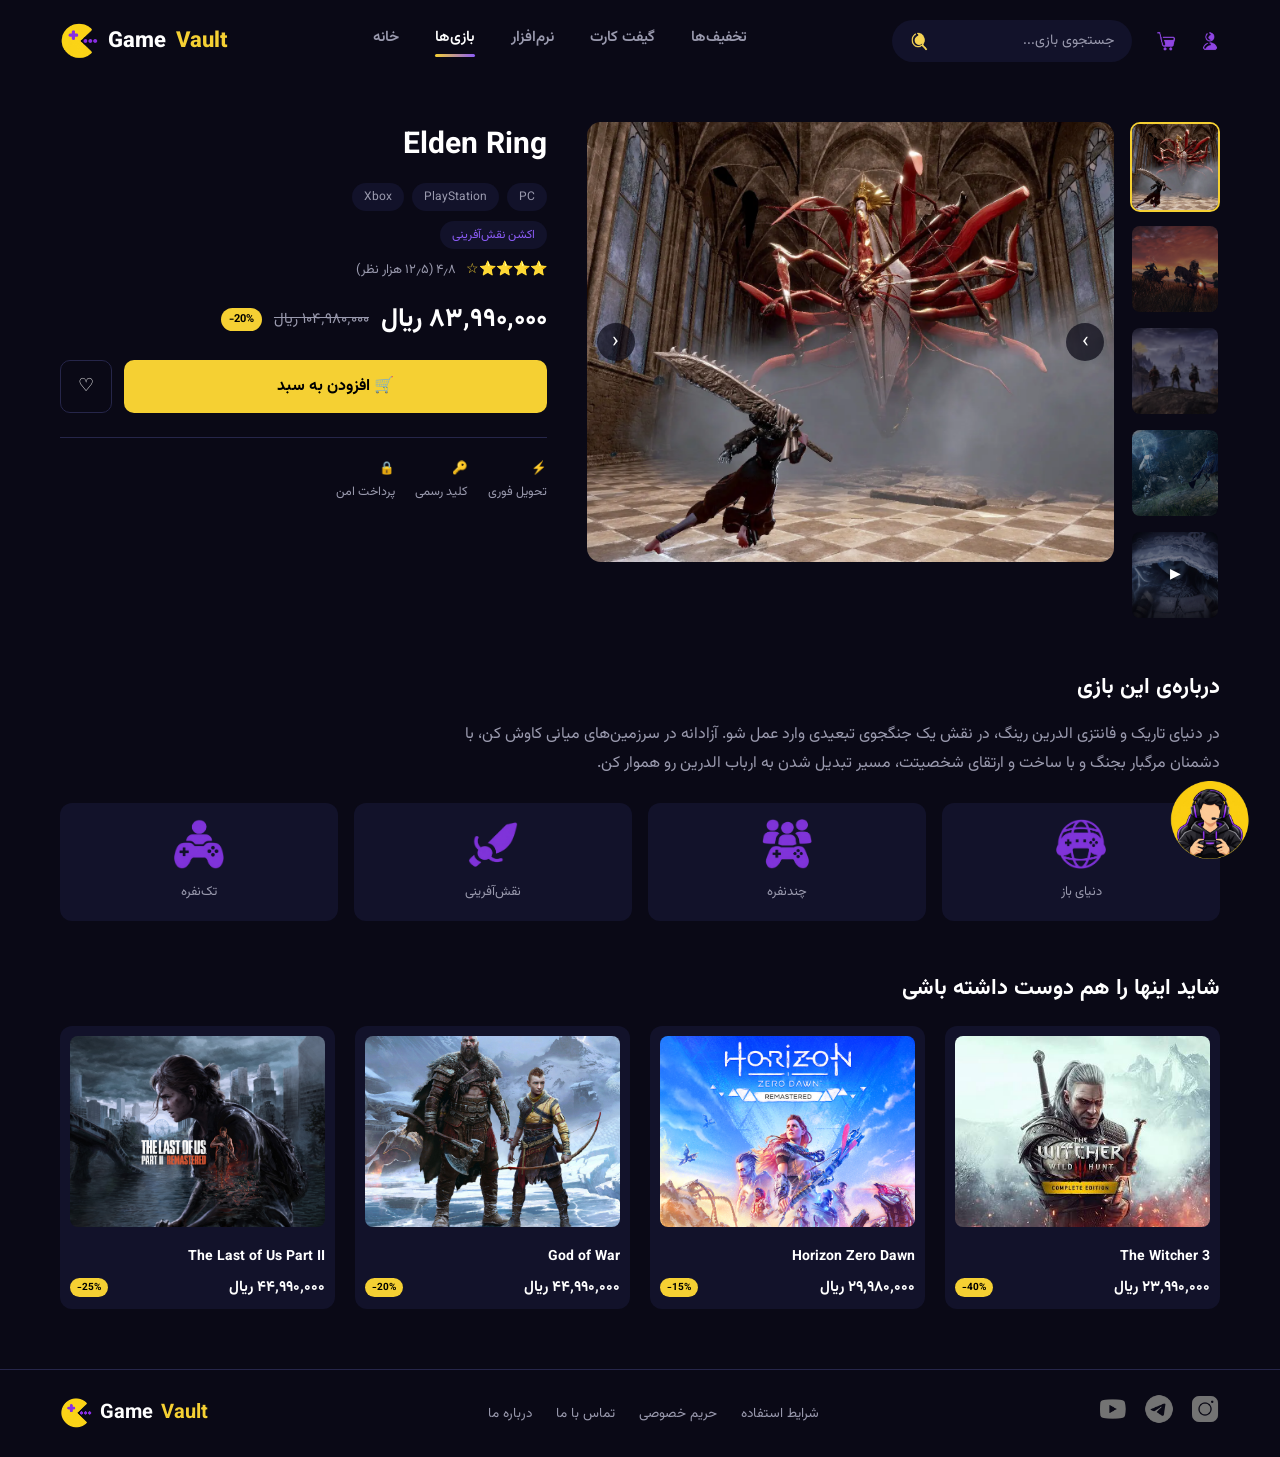
<file: game-detail/game-detail-elden-ring.html>
<!DOCTYPE html>
<html lang="fa" dir="rtl">
<head>
<link rel="stylesheet" href="../login-modal/login-modal.css">   
<meta charset="UTF-8">
<meta name="viewport" content="width=device-width, initial-scale=1.0">
<title>GameVault - Cyberpunk 2077</title>
<link rel="stylesheet" href="game-detail-style.css">
<link rel="stylesheet" href="game-detail-fa.css">

<link rel="stylesheet" href="../responsive.css">
</head>
<body>
  <div class="fixed-icon-final">
    <a href="../contact_us/contact.html">
      <img src="../img/icons/contact_us.png" alt="تماس با ما" srcset="">
    </a>
  </div>

<header>
    <div class="wrapper header-inner site-header">
      <div class="logo">
        <img src="../img/icons/game_valet_icon.png" alt="لوگوی GameVault">
        Game<span>Vault</span>
      </div>

      <nav>
        <a href="../home/game.html" >خانه</a>
        <a href="../games/games.html">بازی‌ها</a>
        <a href="../software/software.html">نرم‌افزار</a>
        <a href="../gift-cards/gift-cards.html">گیفت کارت</a>
        <a href="../deals/deals.html">تخفیف‌ها</a>
      </nav>

      <div class="header-actions icons">
        <div class="search-box">
          <a href=""><img src="../img/icons/search.png" alt="جستجو"></a>
          <input type="text" placeholder="جستجوی بازی..." data-hints="Elden Ring|Cyberpunk 2077|Red Dead Redemption 2|Hogwarts Legacy|Minecraft">
        </div>
        <div class="icon-btn">
          <img src="../img/icons/shopping.png" alt="سبد خرید">
        </div>
        <div class="icon-btn js-open-login">
          <img src="../img/icons/user.png" alt="حساب کاربری">
        </div>
      </div>
    </div>
  </header>

  <section class="wrapper game-top">

    <div class="gallery-wrap">
      <input type="radio" name="gallery" id="opt1" class="gallery-radio" checked>
      <input type="radio" name="gallery" id="opt2" class="gallery-radio">
      <input type="radio" name="gallery" id="opt3" class="gallery-radio">
      <input type="radio" name="gallery" id="opt4" class="gallery-radio">
      <input type="radio" name="gallery" id="opt5" class="gallery-radio">

      <div class="thumbs">
        <label for="opt1" id="thumbtab-1" class="thumb-label">
      
          <img src="../img/elder_ring/elder_ring__game_1.jpg" alt="تصویر کوچک ۱" class="thumb">
        </label>
        <label for="opt2" id="thumbtab-2" class="thumb-label">

          <img src="../img/elder_ring/elder_ring__game_2.jpg" alt="تصویر کوچک ۲" class="thumb">
        </label>
        <label for="opt3" id="thumbtab-3" class="thumb-label">

          <img src="../img/elder_ring/elder_ring__game_3.jpg" alt="تصویر کوچک ۳" class="thumb">
        </label>
        <label for="opt4" id="thumbtab-4" class="thumb-label">

          <img src="../img/elder_ring/elder_ring__game_4.jpg" alt="تصویر کوچک ۴" class="thumb">
        </label>
        <label for="opt5" id="thumbtab-5" class="thumb-label">

          <img src="../img/elder_ring/elder_ring_game_cover.jpg" alt="کاور تریلر" class="thumb">
          <span class="play-icon">▶</span>
        </label>
      </div>

      <div class="main-frame">
        <div class="slide" id="media-1">

          <img src="../img/elder_ring/elder_ring__game_1.jpg" alt="" class="main-image">
        </div>
        <div class="slide" id="media-2">

          <img src="../img/elder_ring/elder_ring__game_2.jpg" alt="" class="main-image">
        </div>
        <div class="slide" id="media-3">

          <img src="../img/elder_ring/elder_ring__game_3.jpg" alt="" class="main-image">
        </div>
        <div class="slide" id="media-4">

          <img src="../img/elder_ring/elder_ring__game_4.jpg" alt="" class="main-image">
        </div>
        <div class="slide" id="media-5">
          <video controls class="main-video" poster="../img/elder_ring/elder_ring_game_cover.jpg">
            <source src="../img/elder_ring/Elder_ring_trailer.mp4" type="video/mp4">
          </video>
        </div>
      </div>
    </div>


    <div class="game-info">
      <h1>Elden Ring</h1>

      <div class="tags-row">
        <span class="tag">PC</span>
        <span class="tag">PlayStation</span>
        <span class="tag">Xbox</span>
      </div>
      <div class="tags-row">
        <span class="tag tag-genre">اکشن نقش‌آفرینی</span>
      </div>

      <div class="rating-row">
        ⭐⭐⭐⭐☆ <span class="rating-text">۴٫۸ (۱۲٫۵ هزار نظر)</span>
      </div>

      <div class="price-row">
        <span class="price-new" data-usd="55.99">۸۹٬۹۹۰٬۰۰۰ ریال</span>
        <span class="price-old" data-usd="69.99">۱۰۴٬۹۸۰٬۰۰۰ ریال</span>
        <span class="discount-badge">-20%</span>
      </div>

      <div class="action-row">
        <span class="add-to-cart-btn">🛒 افزودن به سبد</span>
        <span class="wishlist-btn">♡</span>
      </div>

      <div class="trust-row">
        <div class="trust-item">⚡<br>تحویل فوری</div>
        <div class="trust-item">🔑<br>کلید رسمی</div>
        <div class="trust-item">🔒<br>پرداخت امن</div>
      </div>
    </div>
  </section>

  <section class="wrapper about-section">
    <h2>درباره‌ی این بازی</h2>
    <p>
      در دنیای تاریک و فانتزی الدرین رینگ، در نقش یک جنگجوی تبعیدی وارد عمل شو.
      آزادانه در سرزمین‌های میانی کاوش کن، با دشمنان مرگبار بجنگ و با ساخت و 
      ارتقای شخصیتت، مسیر تبدیل شدن به ارباب الدرین رو هموار کن.
    </p>

    <div class="feature-tags">
      <div class="feature-tag">
        <img src="../img/icons/open_world.png" alt="دنیای باز">
        <br>دنیای باز</div>
      <div class="feature-tag">
        <img src="../img/icons/multi_player.png" alt="چندنفره">
        <br>چندنفره</div>
      <div class="feature-tag">
        <img src="../img/icons/RPG.png" alt="نقش‌آفرینی">
        <br>نقش‌آفرینی</div>
      <div class="feature-tag">
        <img src="../img/icons/single_player.png" alt="تک‌نفره">
        <br>تک‌نفره</div>
    </div>
  </section>

  <section class="wrapper related-section">
    <h2>شاید اینها را هم دوست داشته باشی</h2>

    <div class="related-grid">
      <div class="related-card">
        <a href=""><img src="../img/the_witcher_3/the_witcher_3_game.jfif" alt="The Witcher 3"></a>
        <h4>The Witcher 3</h4>
        <div class="related-bottom">
          <span class="price-new" data-usd="15.99">۲۳٬۹۹۰٬۰۰۰ ریال</span>
          <span class="discount-badge small">-40%</span>
        </div>
      </div>
      <div class="related-card">
         <a href=""><img src="../img/horizon_zero_down/Horizon-Zero-Dawn-Remastered-game.png" alt="Horizon Zero Dawn"></a>
        <h4>Horizon Zero Dawn</h4>
        <div class="related-bottom">
          <span class="price-new" data-usd="19.99">۲۹٬۹۸۰٬۰۰۰ ریال</span>
          <span class="discount-badge small">-15%</span>
        </div>
      </div>
      <div class="related-card">
        <a href=""><img src="../img/god_of_war/god_of_war_game.jpg" alt="God of War"></a>
        <h4>God of War</h4>
        <div class="related-bottom">
          <span class="price-new" data-usd="29.99">۴۴٬۹۹۰٬۰۰۰ ریال</span>
          <span class="discount-badge small">-20%</span>
        </div>
      </div>
      <div class="related-card">
        <a href=""><img src="../img/the_last_of_us_2/the_last_of_us_2_cover_2.jpg" alt="The Last of Us Part II"></a>
        <h4>The Last of Us Part II</h4>
        <div class="related-bottom">
          <span class="price-new" data-usd="29.99">۴۴٬۹۹۰٬۰۰۰ ریال</span>
          <span class="discount-badge small">-25%</span>
        </div>
      </div>
    </div>
  </section>

  <!-- ===================== footer===================== -->
  <footer>
    <div class="wrapper footer-inner">
      <div class="logo">
        <img src="../img/icons/game_valet_icon.png" alt="لوگوی GameVault">
        Game<span>Vault</span>
      </div>

      <div class="footer-links">
        <a href="../about_us/about.html">درباره ما</a>
        <a href="../contact_us/contact.html">تماس با ما</a>
        <a href="#">حریم خصوصی</a>
        <a href="#">شرایط استفاده</a>
      </div>

      <div class="social-links">
        <a href=""><img src="../img/icons/youtube.png" alt="YouTube"></a>
        <a href=""><img src="../img/icons/telegram.png" alt="Telegram"></a>
        <a href=""><img src="../img/icons/instagram.png" alt="Instagram"></a>
      </div>
    </div>
  </footer>
  <!-- ===================== modal ===================== -->

<div class="modal-overlay" id="loginOverlay">
  <div class="login-modal">
    <button class="modal-close" id="loginClose">✕</button>

    <div class="modal-form-side">
      <h2>خوش برگشتی</h2>
      <p>برای ادامه وارد حساب کاربری‌ات شو.</p>

      <div class="error-banner" id="loginError"></div>
      <div class="success-banner" id="loginSuccess"></div>

      <form id="loginForm" novalidate>
        <div class="form-group">
          <label for="loginEmail">آدرس ایمیل</label>
          <div class="input-icon-wrap">
            <span class="input-icon-left">✉️</span>
            <input type="email" id="loginEmail" placeholder="you@example.com" autocomplete="email" required>
          </div>
        </div>

        <div class="form-group">
          <label for="loginPassword">رمز عبور</label>
          <div class="input-icon-wrap">
            <span class="input-icon-left">🔒</span>
            <input type="password" id="loginPassword" placeholder="رمز عبور" autocomplete="current-password" required>
            <button type="button" class="toggle-password" id="togglePassword">👁️</button>
          </div>
        </div>

        <div class="form-row-between">
          <label class="remember-me">
            <input type="checkbox">
            مرا به خاطر بسپار
          </label>
          <a href="#" class="forgot-link">رمز عبورت را فراموش کرده‌ای؟</a>
        </div>

        <button type="submit" class="submit-btn">ورود</button>
      </form>

      <p class="modal-switch">حساب نداری؟ <a href="#" id="showSignup">ثبت‌نام</a></p>

      <div id="signupBox" style="display:none">
        <h2>ساخت حساب جدید</h2>
        <p>اطلاعاتت را وارد کن تا حسابت ساخته شود.</p>

        <div class="signup-msg signup-error" id="signupError"></div>
        <div class="signup-msg signup-success" id="signupSuccess"></div>

        <form id="signupForm" novalidate>
          <div class="form-group">
            <label for="signupName">نام و نام خانوادگی</label>
            <div class="input-icon-wrap">
              <span class="input-icon-left">👤</span>
              <input type="text" id="signupName" placeholder="نام و نام خانوادگی" autocomplete="name" required>
            </div>
          </div>

          <div class="form-group">
            <label for="signupEmail">آدرس ایمیل</label>
            <div class="input-icon-wrap">
              <span class="input-icon-left">✉️</span>
              <input type="email" id="signupEmail" placeholder="you@example.com" autocomplete="email" required>
            </div>
          </div>

          <div class="form-group">
            <label for="signupPassword">رمز عبور</label>
            <div class="input-icon-wrap">
              <span class="input-icon-left">🔒</span>
              <input type="password" id="signupPassword" placeholder="رمز عبور" autocomplete="new-password" required>
            </div>
          </div>

          <div class="form-group">
            <label for="signupConfirm">تکرار رمز عبور</label>
            <div class="input-icon-wrap">
              <span class="input-icon-left">🔒</span>
              <input type="password" id="signupConfirm" placeholder="تکرار رمز عبور" autocomplete="new-password" required>
            </div>
          </div>

          <button type="submit" class="submit-btn">ثبت‌نام</button>
        </form>

        <p class="modal-switch">قبلاً ثبت‌نام کرده‌ای؟ <a href="#" id="showLogin">ورود</a></p>
      </div>
    </div>

    <div class="modal-image-side">

      <video src="../login-modal/login-modal.mp4" autoplay muted loop playsinline></video>
    </div>
  </div>
</div>

<script src="../login-modal/login-modal.js"></script>
<script src="game-detail.js"></script>  

</body>
</html>
</file>
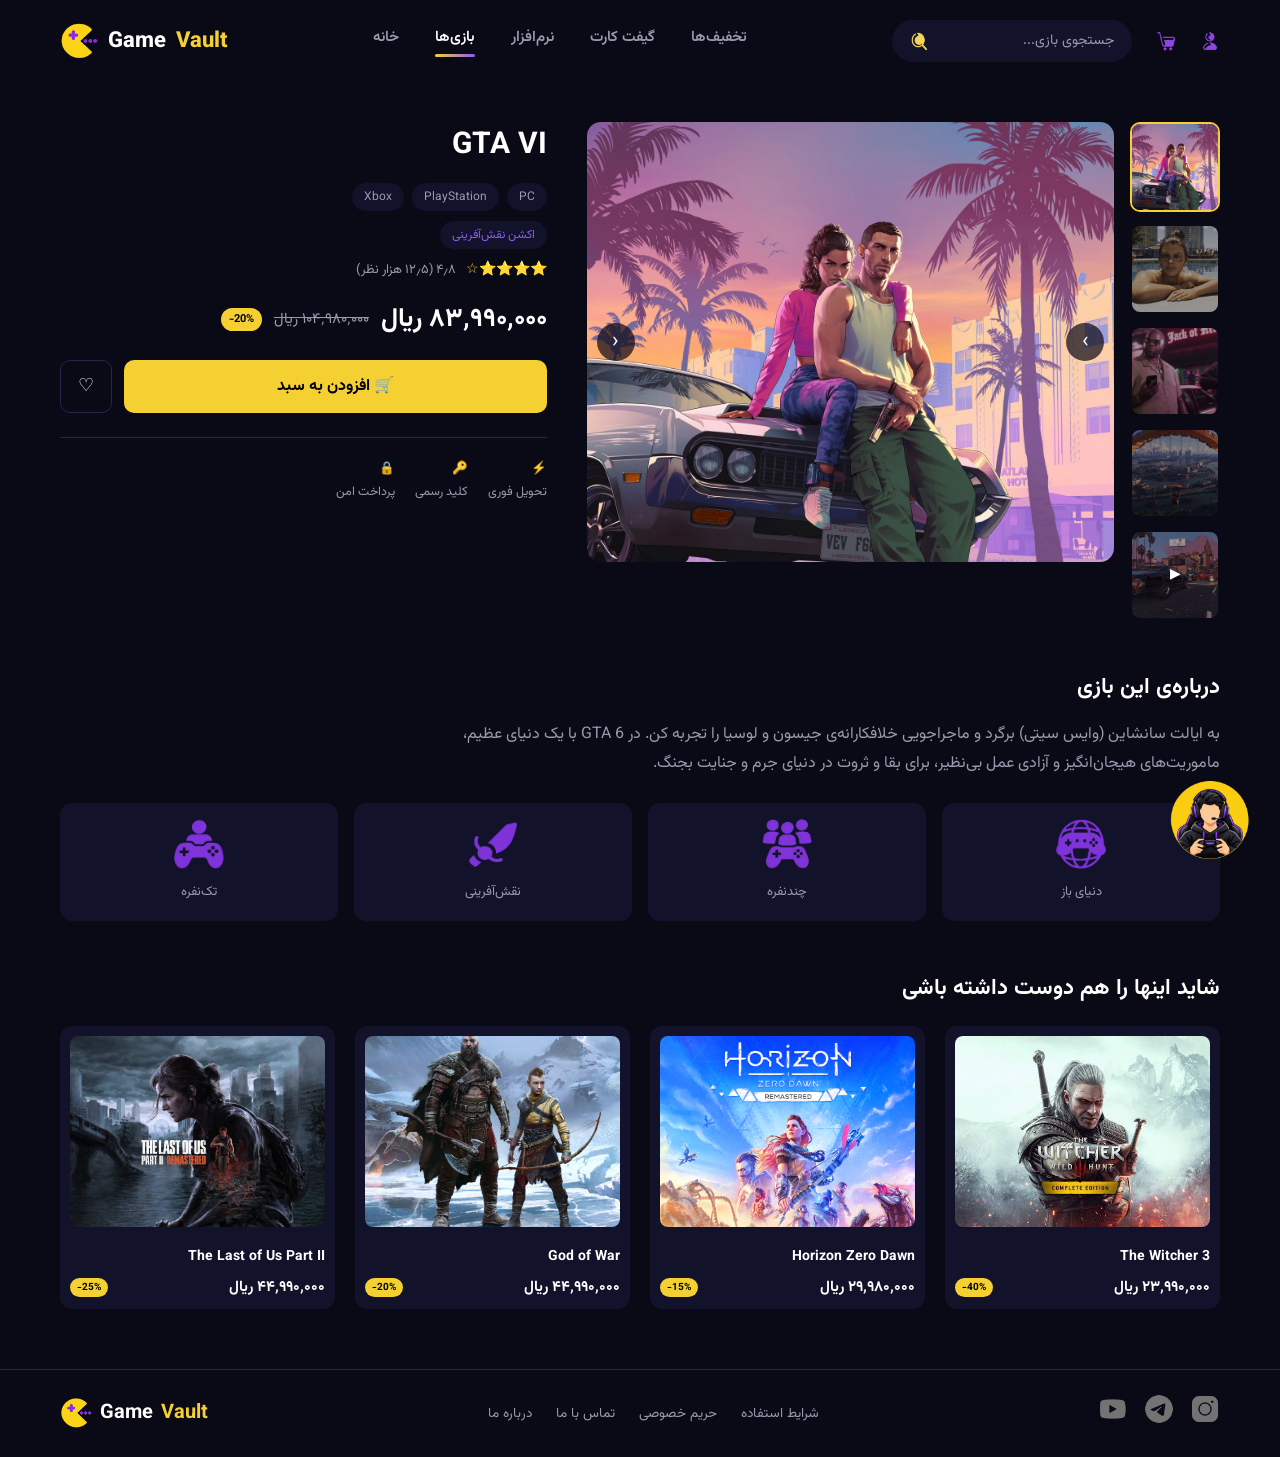
<file: game-detail/game-detail-GTA-VI.html>
<!DOCTYPE html>
<html lang="fa" dir="rtl">
<head>
<link rel="stylesheet" href="../login-modal/login-modal.css">   
<meta charset="UTF-8">
<meta name="viewport" content="width=device-width, initial-scale=1.0">
<title>GameVault - Cyberpunk 2077</title>
<link rel="stylesheet" href="game-detail-style.css">
<link rel="stylesheet" href="game-detail-fa.css">

<link rel="stylesheet" href="../responsive.css">
</head>
<body>
  <div class="fixed-icon-final">
    <a href="../contact_us/contact.html">
      <img src="../img/icons/contact_us.png" alt="تماس با ما" srcset="">
    </a>
  </div>

<header>
    <div class="wrapper header-inner site-header">
      <div class="logo">
        <img src="../img/icons/game_valet_icon.png" alt="لوگوی GameVault">
        Game<span>Vault</span>
      </div>

      <nav>
        <a href="../home/game.html" >خانه</a>
        <a href="../games/games.html">بازی‌ها</a>
        <a href="../software/software.html">نرم‌افزار</a>
        <a href="../gift-cards/gift-cards.html">گیفت کارت</a>
        <a href="../deals/deals.html">تخفیف‌ها</a>
      </nav>

      <div class="header-actions icons">
        <div class="search-box">
          <a href=""><img src="../img/icons/search.png" alt="جستجو"></a>
          <input type="text" placeholder="جستجوی بازی..." data-hints="Elden Ring|Cyberpunk 2077|Red Dead Redemption 2|Hogwarts Legacy|Minecraft">
        </div>
        <div class="icon-btn">
          <img src="../img/icons/shopping.png" alt="سبد خرید">
        </div>
        <div class="icon-btn js-open-login">
          <img src="../img/icons/user.png" alt="حساب کاربری">
        </div>
      </div>
    </div>
  </header>

  <section class="wrapper game-top">

    <div class="gallery-wrap">
      <input type="radio" name="gallery" id="opt1" class="gallery-radio" checked>
      <input type="radio" name="gallery" id="opt2" class="gallery-radio">
      <input type="radio" name="gallery" id="opt3" class="gallery-radio">
      <input type="radio" name="gallery" id="opt4" class="gallery-radio">
      <input type="radio" name="gallery" id="opt5" class="gallery-radio">

      <div class="thumbs">
        <label for="opt1" id="thumbtab-1" class="thumb-label">
      
          <img src="../img/gtavi/gtaVI__game (1).jpg" alt="تصویر کوچک ۱" class="thumb">
        </label>
        <label for="opt2" id="thumbtab-2" class="thumb-label">

          <img src="../img/gtavi/gtaVI__game (2).jpg" alt="تصویر کوچک ۲" class="thumb">
        </label>
        <label for="opt3" id="thumbtab-3" class="thumb-label">

          <img src="../img/gtavi/gtaVI__game (3).webp" alt="تصویر کوچک ۳" class="thumb">
        </label>
        <label for="opt4" id="thumbtab-4" class="thumb-label">

          <img src="../img/gtavi/gtaVI__game (4).jpg" alt="تصویر کوچک ۴" class="thumb">
        </label>
        <label for="opt5" id="thumbtab-5" class="thumb-label">

          <img src="../img/gtavi/gtaVI__game_trailer_cover.jfif" alt="کاور تریلر" class="thumb">
          <span class="play-icon">▶</span>
        </label>
      </div>

      <div class="main-frame">
        <div class="slide" id="media-1">

          <img src="../img/gtavi/gtaVI__game (1).jpg" alt="" class="main-image">
        </div>
        <div class="slide" id="media-2">

          <img src="../img/gtavi/gtaVI__game (2).jpg" alt="" class="main-image">
        </div>
        <div class="slide" id="media-3">

          <img src="../img/gtavi/gtaVI__game (3).webp" alt="" class="main-image">
        </div>
        <div class="slide" id="media-4">

          <img src="../img/gtavi/gtaVI__game (4).jpg" alt="" class="main-image">
        </div>
        <div class="slide" id="media-5">
          <video controls class="main-video" poster="../img/gtavi/gtaVI__game_trailer_cover.jfif">
            <source src="../img/gtavi/Grand.Theft.Auto.VI.Launch.Trailer.Par30game.HD.mp4" type="video/mp4">
          </video>
        </div>
      </div>
    </div>


    <div class="game-info">
      <h1>GTA VI</h1>

      <div class="tags-row">
        <span class="tag">PC</span>
        <span class="tag">PlayStation</span>
        <span class="tag">Xbox</span>
      </div>
      <div class="tags-row">
        <span class="tag tag-genre">اکشن نقش‌آفرینی</span>
      </div>

      <div class="rating-row">
        ⭐⭐⭐⭐☆ <span class="rating-text">۴٫۸ (۱۲٫۵ هزار نظر)</span>
      </div>

      <div class="price-row">
        <span class="price-new" data-usd="55.99">۸۳٬۹۹۰٬۰۰۰ ریال</span>
        <span class="price-old" data-usd="69.99">۱۰۴٬۹۸۰٬۰۰۰ ریال</span>
        <span class="discount-badge">-20%</span>
      </div>

      <div class="action-row">
        <span class="add-to-cart-btn">🛒 افزودن به سبد</span>
        <span class="wishlist-btn">♡</span>
      </div>

      <div class="trust-row">
        <div class="trust-item">⚡<br>تحویل فوری</div>
        <div class="trust-item">🔑<br>کلید رسمی</div>
        <div class="trust-item">🔒<br>پرداخت امن</div>
      </div>
    </div>
  </section>

  <section class="wrapper about-section">
    <h2>درباره‌ی این بازی</h2>
    <p>
      به ایالت سانشاین (وایس سیتی) برگرد و ماجراجویی 
      خلافکارانه‌ی جیسون و لوسیا را تجربه کن. در GTA 6 با یک دنیای عظیم، ماموریت‌های
      هیجان‌انگیز و آزادی عمل بی‌نظیر، برای بقا و ثروت در دنیای جرم و جنایت بجنگ.
    </p>

    <div class="feature-tags">
      <div class="feature-tag">
        <img src="../img/icons/open_world.png" alt="دنیای باز">
        <br>دنیای باز</div>
      <div class="feature-tag">
        <img src="../img/icons/multi_player.png" alt="چندنفره">
        <br>چندنفره</div>
      <div class="feature-tag">
        <img src="../img/icons/RPG.png" alt="نقش‌آفرینی">
        <br>نقش‌آفرینی</div>
      <div class="feature-tag">
        <img src="../img/icons/single_player.png" alt="تک‌نفره">
        <br>تک‌نفره</div>
    </div>
  </section>

  <section class="wrapper related-section">
    <h2>شاید اینها را هم دوست داشته باشی</h2>

    <div class="related-grid">
      <div class="related-card">
        <a href=""><img src="../img/the_witcher_3/the_witcher_3_game.jfif" alt="The Witcher 3"></a>
        <h4>The Witcher 3</h4>
        <div class="related-bottom">
          <span class="price-new" data-usd="15.99">۲۳٬۹۹۰٬۰۰۰ ریال</span>
          <span class="discount-badge small">-40%</span>
        </div>
      </div>
      <div class="related-card">
         <a href=""><img src="../img/horizon_zero_down/Horizon-Zero-Dawn-Remastered-game.png" alt="Horizon Zero Dawn"></a>
        <h4>Horizon Zero Dawn</h4>
        <div class="related-bottom">
          <span class="price-new" data-usd="19.99">۲۹٬۹۸۰٬۰۰۰ ریال</span>
          <span class="discount-badge small">-15%</span>
        </div>
      </div>
      <div class="related-card">
        <a href=""><img src="../img/god_of_war/god_of_war_game.jpg" alt="God of War"></a>
        <h4>God of War</h4>
        <div class="related-bottom">
          <span class="price-new" data-usd="29.99">۴۴٬۹۹۰٬۰۰۰ ریال</span>
          <span class="discount-badge small">-20%</span>
        </div>
      </div>
      <div class="related-card">
        <a href=""><img src="../img/the_last_of_us_2/the_last_of_us_2_cover_2.jpg" alt="The Last of Us Part II"></a>
        <h4>The Last of Us Part II</h4>
        <div class="related-bottom">
          <span class="price-new" data-usd="29.99">۴۴٬۹۹۰٬۰۰۰ ریال</span>
          <span class="discount-badge small">-25%</span>
        </div>
      </div>
    </div>
  </section>

  <!-- ===================== footer===================== -->
  <footer>
    <div class="wrapper footer-inner">
      <div class="logo">
        <img src="../img/icons/game_valet_icon.png" alt="لوگوی GameVault">
        Game<span>Vault</span>
      </div>

      <div class="footer-links">
        <a href="../about_us/about.html">درباره ما</a>
        <a href="../contact_us/contact.html">تماس با ما</a>
        <a href="#">حریم خصوصی</a>
        <a href="#">شرایط استفاده</a>
      </div>

      <div class="social-links">
        <a href=""><img src="../img/icons/youtube.png" alt="YouTube"></a>
        <a href=""><img src="../img/icons/telegram.png" alt="Telegram"></a>
        <a href=""><img src="../img/icons/instagram.png" alt="Instagram"></a>
      </div>
    </div>
  </footer>
  <!-- ===================== modal ===================== -->

<div class="modal-overlay" id="loginOverlay">
  <div class="login-modal">
    <button class="modal-close" id="loginClose">✕</button>

    <div class="modal-form-side">
      <h2>خوش برگشتی</h2>
      <p>برای ادامه وارد حساب کاربری‌ات شو.</p>

      <div class="error-banner" id="loginError"></div>
      <div class="success-banner" id="loginSuccess"></div>

      <form id="loginForm" novalidate>
        <div class="form-group">
          <label for="loginEmail">آدرس ایمیل</label>
          <div class="input-icon-wrap">
            <span class="input-icon-left">✉️</span>
            <input type="email" id="loginEmail" placeholder="you@example.com" autocomplete="email" required>
          </div>
        </div>

        <div class="form-group">
          <label for="loginPassword">رمز عبور</label>
          <div class="input-icon-wrap">
            <span class="input-icon-left">🔒</span>
            <input type="password" id="loginPassword" placeholder="رمز عبور" autocomplete="current-password" required>
            <button type="button" class="toggle-password" id="togglePassword">👁️</button>
          </div>
        </div>

        <div class="form-row-between">
          <label class="remember-me">
            <input type="checkbox">
            مرا به خاطر بسپار
          </label>
          <a href="#" class="forgot-link">رمز عبورت را فراموش کرده‌ای؟</a>
        </div>

        <button type="submit" class="submit-btn">ورود</button>
      </form>

      <p class="modal-switch">حساب نداری؟ <a href="#" id="showSignup">ثبت‌نام</a></p>

      <div id="signupBox" style="display:none">
        <h2>ساخت حساب جدید</h2>
        <p>اطلاعاتت را وارد کن تا حسابت ساخته شود.</p>

        <div class="signup-msg signup-error" id="signupError"></div>
        <div class="signup-msg signup-success" id="signupSuccess"></div>

        <form id="signupForm" novalidate>
          <div class="form-group">
            <label for="signupName">نام و نام خانوادگی</label>
            <div class="input-icon-wrap">
              <span class="input-icon-left">👤</span>
              <input type="text" id="signupName" placeholder="نام و نام خانوادگی" autocomplete="name" required>
            </div>
          </div>

          <div class="form-group">
            <label for="signupEmail">آدرس ایمیل</label>
            <div class="input-icon-wrap">
              <span class="input-icon-left">✉️</span>
              <input type="email" id="signupEmail" placeholder="you@example.com" autocomplete="email" required>
            </div>
          </div>

          <div class="form-group">
            <label for="signupPassword">رمز عبور</label>
            <div class="input-icon-wrap">
              <span class="input-icon-left">🔒</span>
              <input type="password" id="signupPassword" placeholder="رمز عبور" autocomplete="new-password" required>
            </div>
          </div>

          <div class="form-group">
            <label for="signupConfirm">تکرار رمز عبور</label>
            <div class="input-icon-wrap">
              <span class="input-icon-left">🔒</span>
              <input type="password" id="signupConfirm" placeholder="تکرار رمز عبور" autocomplete="new-password" required>
            </div>
          </div>

          <button type="submit" class="submit-btn">ثبت‌نام</button>
        </form>

        <p class="modal-switch">قبلاً ثبت‌نام کرده‌ای؟ <a href="#" id="showLogin">ورود</a></p>
      </div>
    </div>

    <div class="modal-image-side">

      <video src="../login-modal/login-modal.mp4" autoplay muted loop playsinline></video>
    </div>
  </div>
</div>

<script src="../login-modal/login-modal.js"></script>
<script src="game-detail.js"></script>  

</body>
</html>
</file>
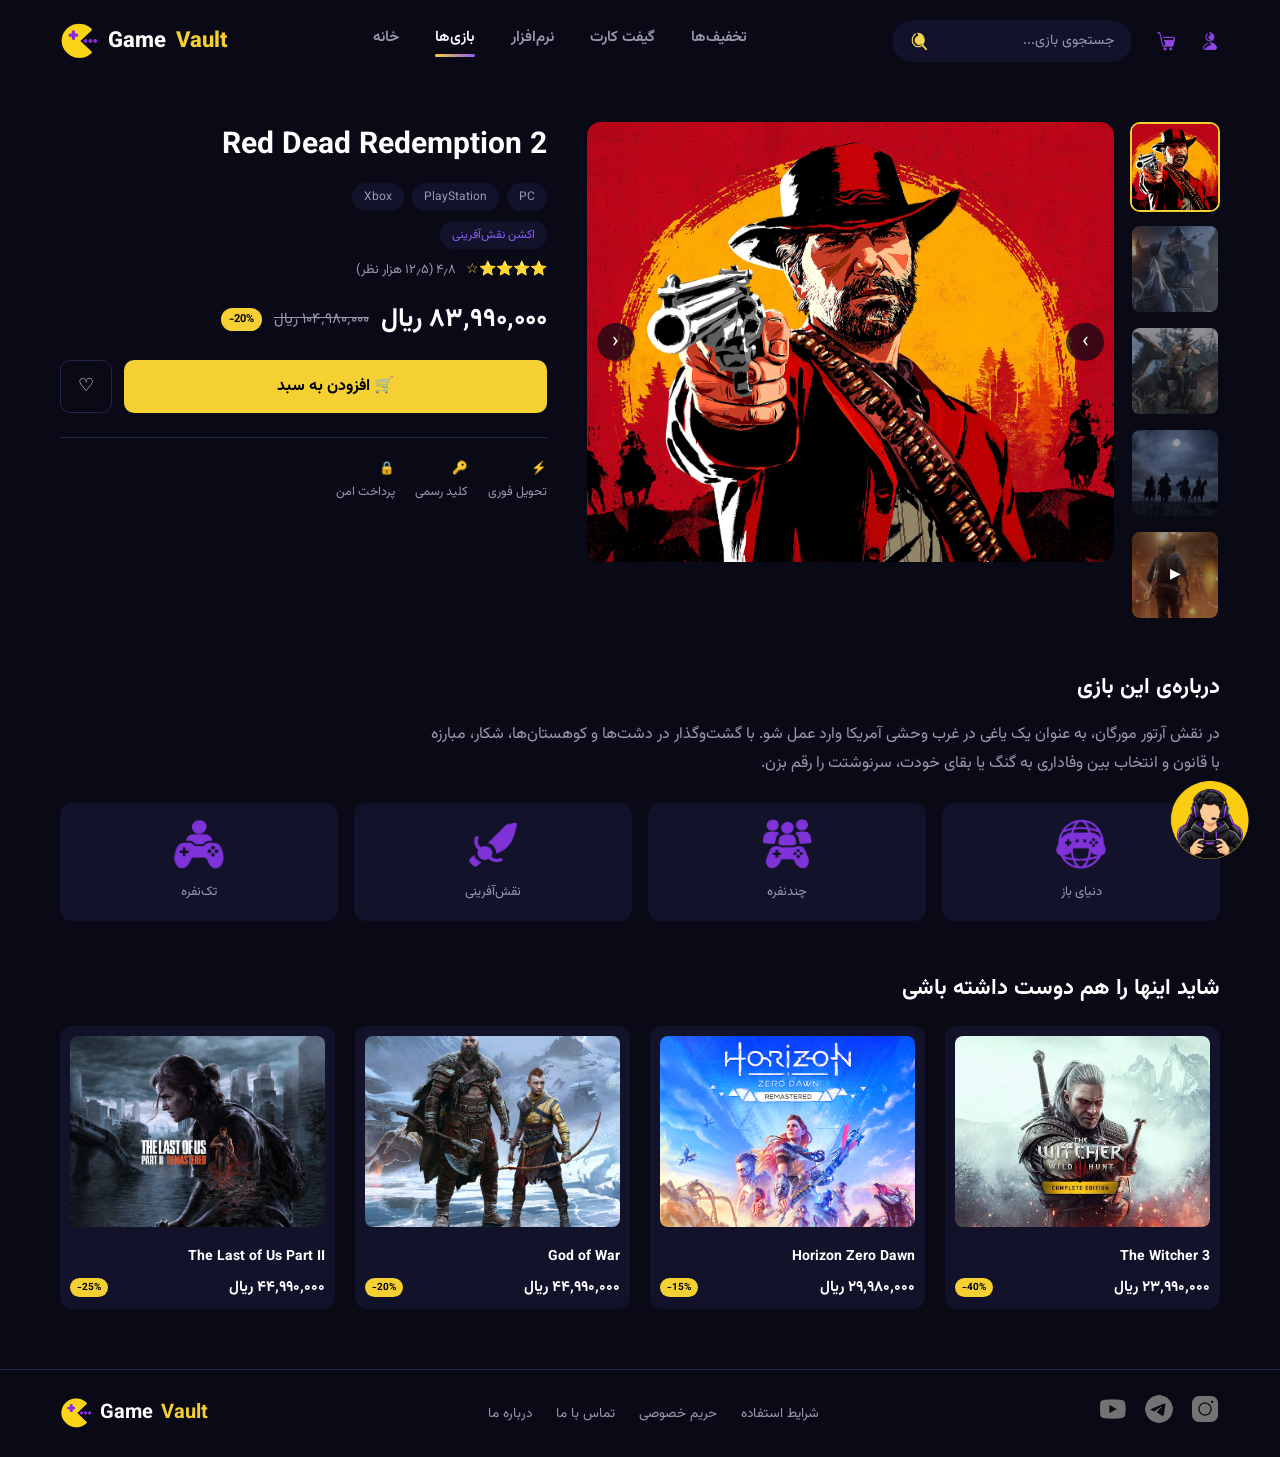
<file: game-detail/game-detail-red-dead-redemption.html>
<!DOCTYPE html>
<html lang="fa" dir="rtl">
<head>
<link rel="stylesheet" href="../login-modal/login-modal.css">   
<meta charset="UTF-8">
<meta name="viewport" content="width=device-width, initial-scale=1.0">
<title>GameVault - Cyberpunk 2077</title>
<link rel="stylesheet" href="game-detail-style.css">
<link rel="stylesheet" href="game-detail-fa.css">

<link rel="stylesheet" href="../responsive.css">
</head>
<body>
  <div class="fixed-icon-final">
    <a href="../contact_us/contact.html">
      <img src="../img/icons/contact_us.png" alt="تماس با ما" srcset="">
    </a>
  </div>

<header>
    <div class="wrapper header-inner site-header">
      <div class="logo">
        <img src="../img/icons/game_valet_icon.png" alt="لوگوی GameVault">
        Game<span>Vault</span>
      </div>

      <nav>
        <a href="../home/game.html" >خانه</a>
        <a href="../games/games.html">بازی‌ها</a>
        <a href="../software/software.html">نرم‌افزار</a>
        <a href="../gift-cards/gift-cards.html">گیفت کارت</a>
        <a href="../deals/deals.html">تخفیف‌ها</a>
      </nav>

      <div class="header-actions icons">
        <div class="search-box">
          <a href=""><img src="../img/icons/search.png" alt="جستجو"></a>
          <input type="text" placeholder="جستجوی بازی..." data-hints="Elden Ring|Cyberpunk 2077|Red Dead Redemption 2|Hogwarts Legacy|Minecraft">
        </div>
        <div class="icon-btn">
          <img src="../img/icons/shopping.png" alt="سبد خرید">
        </div>
        <div class="icon-btn js-open-login">
          <img src="../img/icons/user.png" alt="حساب کاربری">
        </div>
      </div>
    </div>
  </header>

  <section class="wrapper game-top">

    <div class="gallery-wrap">
      <input type="radio" name="gallery" id="opt1" class="gallery-radio" checked>
      <input type="radio" name="gallery" id="opt2" class="gallery-radio">
      <input type="radio" name="gallery" id="opt3" class="gallery-radio">
      <input type="radio" name="gallery" id="opt4" class="gallery-radio">
      <input type="radio" name="gallery" id="opt5" class="gallery-radio">

      <div class="thumbs">
        <label for="opt1" id="thumbtab-1" class="thumb-label">
      
          <img src="../img/red_dead_redmption/red-dead-redemption(1).jpg" alt="تصویر کوچک ۱" class="thumb">
        </label>
        <label for="opt2" id="thumbtab-2" class="thumb-label">

          <img src="../img/red_dead_redmption/red-dead-redemption(2).jfif" alt="تصویر کوچک ۲" class="thumb">
        </label>
        <label for="opt3" id="thumbtab-3" class="thumb-label">

          <img src="../img/red_dead_redmption/red-dead-redemption(3).jfif" alt="تصویر کوچک ۳" class="thumb">
        </label>
        <label for="opt4" id="thumbtab-4" class="thumb-label">

          <img src="../img/red_dead_redmption/red-dead-redemption(4).jfif" alt="تصویر کوچک ۴" class="thumb">
        </label>
        <label for="opt5" id="thumbtab-5" class="thumb-label">

          <img src="../img/red_dead_redmption/red-dead-redemption_trailer_cover.jpg" alt="کاور تریلر " class="thumb">
          <span class="play-icon">▶</span>
        </label>
      </div>

      <div class="main-frame">
        <div class="slide" id="media-1">

          <img src="../img/red_dead_redmption/red-dead-redemption(1).jpg" alt="" class="main-image">
        </div>
        <div class="slide" id="media-2">

          <img src="../img/red_dead_redmption/red-dead-redemption(2).jfif" alt="" class="main-image">
        </div>
        <div class="slide" id="media-3">

          <img src="../img/red_dead_redmption/red-dead-redemption(3).jfif" alt="" class="main-image">
        </div>
        <div class="slide" id="media-4">

          <img src="../img/red_dead_redmption/red-dead-redemption(4).jfif" alt="" class="main-image">
        </div>
        <div class="slide" id="media-5">
          <video controls class="main-video" poster="../img/red_dead_redmption/red-dead-redemption_trailer_cover.jpg">
            <source src="../img/red_dead_redmption/red-dead-redemption-mp4.mp4" type="video/mp4">
          </video>
        </div>
      </div>
    </div>


    <div class="game-info">
      <h1>Red Dead Redemption 2</h1>

      <div class="tags-row">
        <span class="tag">PC</span>
        <span class="tag">PlayStation</span>
        <span class="tag">Xbox</span>
      </div>
      <div class="tags-row">
        <span class="tag tag-genre">اکشن نقش‌آفرینی</span>
      </div>

      <div class="rating-row">
        ⭐⭐⭐⭐☆ <span class="rating-text">۴٫۸ (۱۲٫۵ هزار نظر)</span>
      </div>

      <div class="price-row">
        <span class="price-new" data-usd="55.99">۸۹٬۹۹۰٬۰۰۰ ریال</span>
        <span class="price-old" data-usd="69.99">۱۰۴٬۹۸۰٬۰۰۰ ریال</span>
        <span class="discount-badge">-20%</span>
      </div>

      <div class="action-row">
        <span class="add-to-cart-btn">🛒 افزودن به سبد</span>
        <span class="wishlist-btn">♡</span>
      </div>

      <div class="trust-row">
        <div class="trust-item">⚡<br>تحویل فوری</div>
        <div class="trust-item">🔑<br>کلید رسمی</div>
        <div class="trust-item">🔒<br>پرداخت امن</div>
      </div>
    </div>
  </section>

  <section class="wrapper about-section">
    <h2>درباره‌ی این بازی</h2>
    <p>
      در نقش آرتور مورگان، به عنوان یک یاغی در غرب وحشی آمریکا وارد عمل شو.
      با گشت‌وگذار در دشت‌ها و کوهستان‌ها، شکار، مبارزه با قانون و
      انتخاب بین وفاداری به گنگ یا بقای خودت، سرنوشتت را رقم بزن.
    </p>

    <div class="feature-tags">
      <div class="feature-tag">
        <img src="../img/icons/open_world.png" alt="دنیای باز">
        <br>دنیای باز</div>
      <div class="feature-tag">
        <img src="../img/icons/multi_player.png" alt="چندنفره">
        <br>چندنفره</div>
      <div class="feature-tag">
        <img src="../img/icons/RPG.png" alt="نقش‌آفرینی">
        <br>نقش‌آفرینی</div>
      <div class="feature-tag">
        <img src="../img/icons/single_player.png" alt="تک‌نفره">
        <br>تک‌نفره</div>
    </div>
  </section>

  <section class="wrapper related-section">
    <h2>شاید اینها را هم دوست داشته باشی</h2>

    <div class="related-grid">
      <div class="related-card">
        <a href=""><img src="../img/the_witcher_3/the_witcher_3_game.jfif" alt="The Witcher 3"></a>
        <h4>The Witcher 3</h4>
        <div class="related-bottom">
          <span class="price-new" data-usd="15.99">۲۳٬۹۹۰٬۰۰۰ ریال</span>
          <span class="discount-badge small">-40%</span>
        </div>
      </div>
      <div class="related-card">
        <a href=""><img src="../img/horizon_zero_down/Horizon-Zero-Dawn-Remastered-game.png" alt="Horizon Zero Dawn"></a>
        <h4>Horizon Zero Dawn</h4>
        <div class="related-bottom">
          <span class="price-new" data-usd="19.99">۲۹٬۹۸۰٬۰۰۰ ریال</span>
          <span class="discount-badge small">-15%</span>
        </div>
      </div>
      <div class="related-card">
        <a href=""><img src="../img/god_of_war/god_of_war_game.jpg" alt="God of War"></a>
        <h4>God of War</h4>
        <div class="related-bottom">
          <span class="price-new" data-usd="29.99">۴۴٬۹۹۰٬۰۰۰ ریال</span>
          <span class="discount-badge small">-20%</span>
        </div>
      </div>
      <div class="related-card">
        <a href=""><img src="../img/the_last_of_us_2/the_last_of_us_2_cover_2.jpg" alt="The Last of Us Part II"></a>
        <h4>The Last of Us Part II</h4>
        <div class="related-bottom">
          <span class="price-new" data-usd="29.99">۴۴٬۹۹۰٬۰۰۰ ریال</span>
          <span class="discount-badge small">-25%</span>
        </div>
      </div>
    </div>
  </section>

  <!-- ===================== footer===================== -->
  <footer>
    <div class="wrapper footer-inner">
      <div class="logo">
        <img src="../img/icons/game_valet_icon.png" alt="لوگوی GameVault">
        Game<span>Vault</span>
      </div>

      <div class="footer-links">
        <a href="../about_us/about.html">درباره ما</a>
        <a href="../contact_us/contact.html">تماس با ما</a>
        <a href="#">حریم خصوصی</a>
        <a href="#">شرایط استفاده</a>
      </div>

      <div class="social-links">
        <a href=""><img src="../img/icons/youtube.png" alt="YouTube"></a>
        <a href=""><img src="../img/icons/telegram.png" alt="Telegram"></a>
        <a href=""><img src="../img/icons/instagram.png" alt="Instagram"></a>
      </div>
    </div>
  </footer>
  <!-- ===================== modal ===================== -->

<div class="modal-overlay" id="loginOverlay">
  <div class="login-modal">
    <button class="modal-close" id="loginClose">✕</button>

    <div class="modal-form-side">
      <h2>خوش برگشتی</h2>
      <p>برای ادامه وارد حساب کاربری‌ات شو.</p>

      <div class="error-banner" id="loginError"></div>
      <div class="success-banner" id="loginSuccess"></div>

      <form id="loginForm" novalidate>
        <div class="form-group">
          <label for="loginEmail">آدرس ایمیل</label>
          <div class="input-icon-wrap">
            <span class="input-icon-left">✉️</span>
            <input type="email" id="loginEmail" placeholder="you@example.com" autocomplete="email" required>
          </div>
        </div>

        <div class="form-group">
          <label for="loginPassword">رمز عبور</label>
          <div class="input-icon-wrap">
            <span class="input-icon-left">🔒</span>
            <input type="password" id="loginPassword" placeholder="رمز عبور" autocomplete="current-password" required>
            <button type="button" class="toggle-password" id="togglePassword">👁️</button>
          </div>
        </div>

        <div class="form-row-between">
          <label class="remember-me">
            <input type="checkbox">
            مرا به خاطر بسپار
          </label>
          <a href="#" class="forgot-link">رمز عبورت را فراموش کرده‌ای؟</a>
        </div>

        <button type="submit" class="submit-btn">ورود</button>
      </form>

      <p class="modal-switch">حساب نداری؟ <a href="#" id="showSignup">ثبت‌نام</a></p>

      <div id="signupBox" style="display:none">
        <h2>ساخت حساب جدید</h2>
        <p>اطلاعاتت را وارد کن تا حسابت ساخته شود.</p>

        <div class="signup-msg signup-error" id="signupError"></div>
        <div class="signup-msg signup-success" id="signupSuccess"></div>

        <form id="signupForm" novalidate>
          <div class="form-group">
            <label for="signupName">نام و نام خانوادگی</label>
            <div class="input-icon-wrap">
              <span class="input-icon-left">👤</span>
              <input type="text" id="signupName" placeholder="نام و نام خانوادگی" autocomplete="name" required>
            </div>
          </div>

          <div class="form-group">
            <label for="signupEmail">آدرس ایمیل</label>
            <div class="input-icon-wrap">
              <span class="input-icon-left">✉️</span>
              <input type="email" id="signupEmail" placeholder="you@example.com" autocomplete="email" required>
            </div>
          </div>

          <div class="form-group">
            <label for="signupPassword">رمز عبور</label>
            <div class="input-icon-wrap">
              <span class="input-icon-left">🔒</span>
              <input type="password" id="signupPassword" placeholder="رمز عبور" autocomplete="new-password" required>
            </div>
          </div>

          <div class="form-group">
            <label for="signupConfirm">تکرار رمز عبور</label>
            <div class="input-icon-wrap">
              <span class="input-icon-left">🔒</span>
              <input type="password" id="signupConfirm" placeholder="تکرار رمز عبور" autocomplete="new-password" required>
            </div>
          </div>

          <button type="submit" class="submit-btn">ثبت‌نام</button>
        </form>

        <p class="modal-switch">قبلاً ثبت‌نام کرده‌ای؟ <a href="#" id="showLogin">ورود</a></p>
      </div>
    </div>

    <div class="modal-image-side">

      <video src="../login-modal/login-modal.mp4" autoplay muted loop playsinline></video>
    </div>
  </div>
</div>

<script src="../login-modal/login-modal.js"></script>
<script src="game-detail.js"></script>  

</body>
</html>
</file>
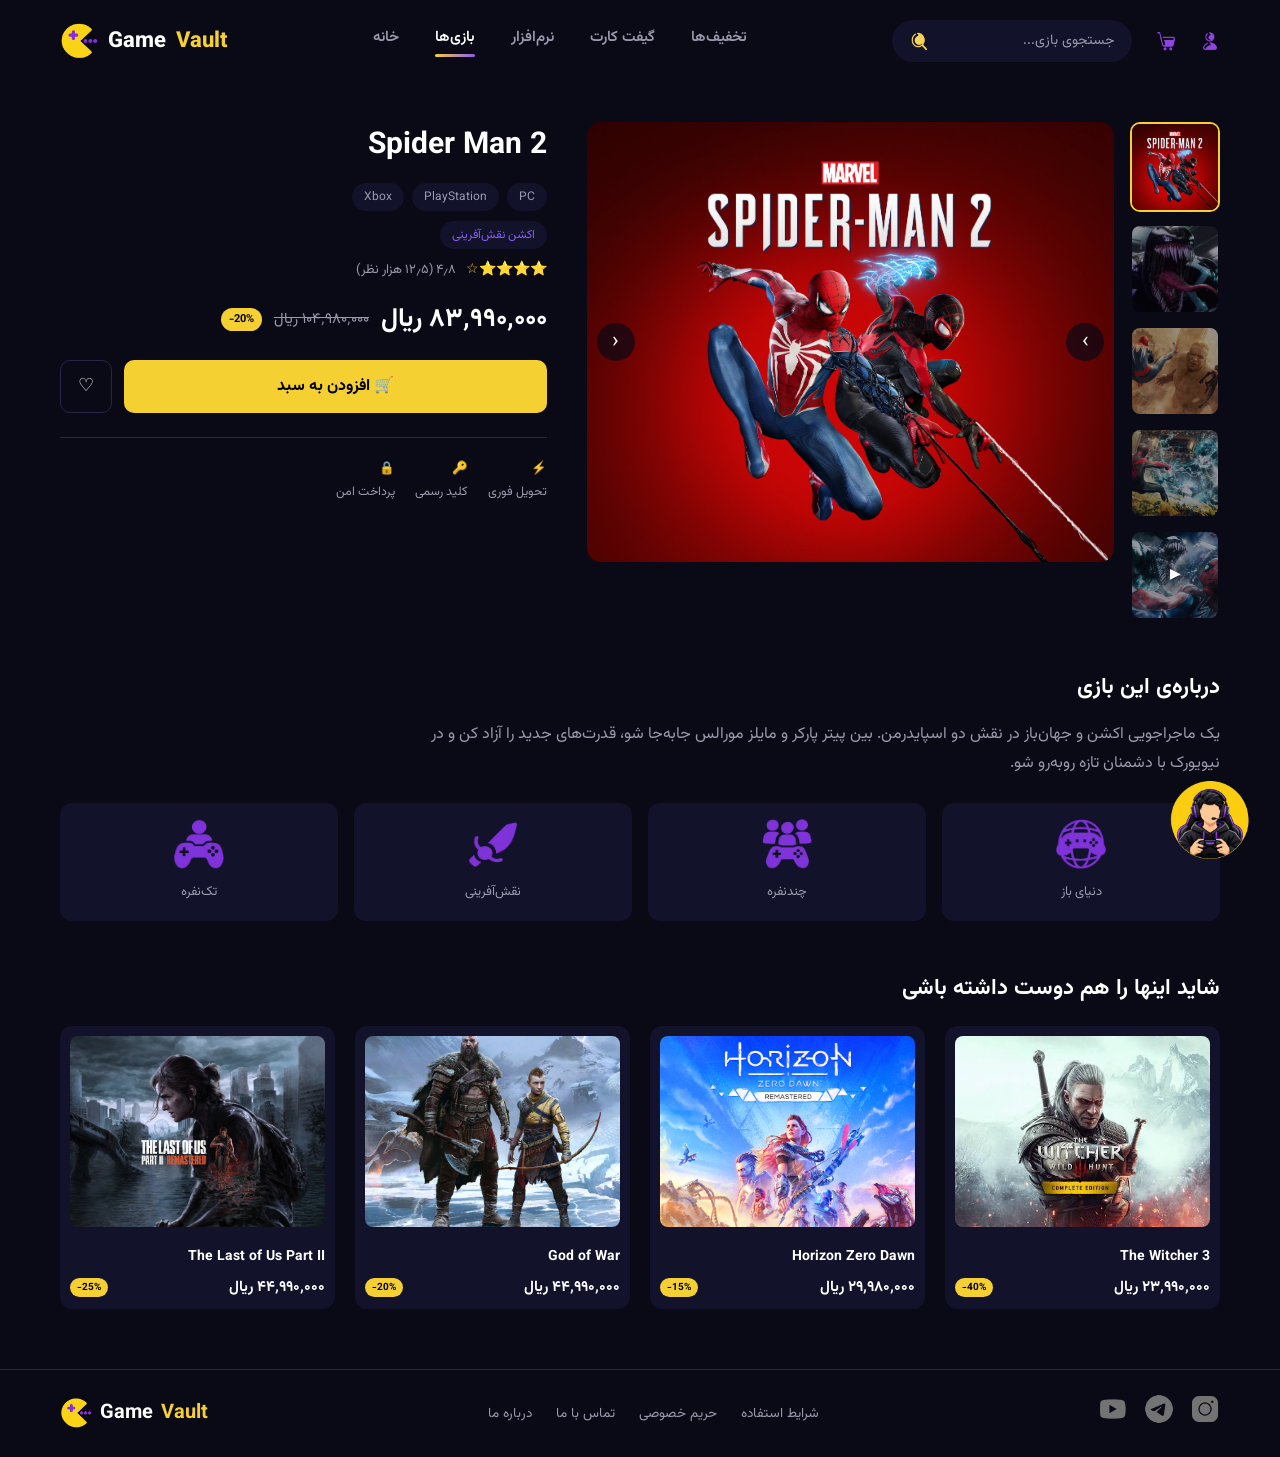
<file: game-detail/game-detail-spider-man-2.html>
<!DOCTYPE html>
<html lang="fa" dir="rtl">
<head>
<link rel="stylesheet" href="../login-modal/login-modal.css">   
<meta charset="UTF-8">
<meta name="viewport" content="width=device-width, initial-scale=1.0">
<title>GameVault - Cyberpunk 2077</title>
<link rel="stylesheet" href="game-detail-style.css">
<link rel="stylesheet" href="game-detail-fa.css">

<link rel="stylesheet" href="../responsive.css">
</head>
<body>
  <div class="fixed-icon-final">
    <a href="../contact_us/contact.html">
      <img src="../img/icons/contact_us.png" alt="تماس با ما" srcset="">
    </a>
  </div>

<header>
    <div class="wrapper header-inner site-header">
      <div class="logo">
        <img src="../img/icons/game_valet_icon.png" alt="لوگوی GameVault">
        Game<span>Vault</span>
      </div>

      <nav>
        <a href="../home/game.html" >خانه</a>
        <a href="../games/games.html">بازی‌ها</a>
        <a href="../software/software.html">نرم‌افزار</a>
        <a href="../gift-cards/gift-cards.html">گیفت کارت</a>
        <a href="../deals/deals.html">تخفیف‌ها</a>
      </nav>

      <div class="header-actions icons">
        <div class="search-box">
          <a href=""><img src="../img/icons/search.png" alt="جستجو"></a>
          <input type="text" placeholder="جستجوی بازی..." data-hints="Elden Ring|Cyberpunk 2077|Red Dead Redemption 2|Hogwarts Legacy|Minecraft">
        </div>
        <div class="icon-btn">
          <img src="../img/icons/shopping.png" alt="سبد خرید">
        </div>
        <div class="icon-btn js-open-login">
          <img src="../img/icons/user.png" alt="حساب کاربری">
        </div>
      </div>
    </div>
  </header>

  <section class="wrapper game-top">

    <div class="gallery-wrap">
      <input type="radio" name="gallery" id="opt1" class="gallery-radio" checked>
      <input type="radio" name="gallery" id="opt2" class="gallery-radio">
      <input type="radio" name="gallery" id="opt3" class="gallery-radio">
      <input type="radio" name="gallery" id="opt4" class="gallery-radio">
      <input type="radio" name="gallery" id="opt5" class="gallery-radio">

      <div class="thumbs">
        <label for="opt1" id="thumbtab-1" class="thumb-label">
      
          <img src="../img/spider_man_2/spider_man_2_(1).jpeg" alt="تصویر کوچک ۱" class="thumb">
        </label>
        <label for="opt2" id="thumbtab-2" class="thumb-label">

          <img src="../img/spider_man_2/spider_man_2_(2).jfif" alt="تصویر کوچک ۲" class="thumb">
        </label>
        <label for="opt3" id="thumbtab-3" class="thumb-label">

          <img src="../img/spider_man_2/spider_man_2_(3).jpeg" alt="تصویر کوچک ۳" class="thumb">
        </label>
        <label for="opt4" id="thumbtab-4" class="thumb-label">

          <img src="../img/spider_man_2/spider_man_2_(4).jpg" alt="تصویر کوچک ۴" class="thumb">
        </label>
        <label for="opt5" id="thumbtab-5" class="thumb-label">

          <img src="../img/spider_man_2/Spider_man_2_trailer_cover.jpg" alt="کاور تریلر" class="thumb">
          <span class="play-icon">▶</span>
        </label>
      </div>

      <div class="main-frame">
        <div class="slide" id="media-1">

          <img src="../img/spider_man_2/spider_man_2_(1).jpeg" alt="" class="main-image">
        </div>
        <div class="slide" id="media-2">

          <img src="../img/spider_man_2/spider_man_2_(2).jfif" alt="" class="main-image">
        </div>
        <div class="slide" id="media-3">

          <img src="../img/spider_man_2/spider_man_2_(3).jpeg" alt="" class="main-image">
        </div>
        <div class="slide" id="media-4">

          <img src="../img/spider_man_2/spider_man_2_(4).jpg" alt="" class="main-image">
        </div>
        <div class="slide" id="media-5">
          <video controls class="main-video" poster="../img/spider_man_2/Spider_man_2_trailer_cover.jpg">
            <source src="../img/spider_man_2/Spider_man_2_trailer.mp4" type="video/mp4">
          </video>
        </div>
      </div>
    </div>


    <div class="game-info">
      <h1>Spider Man 2</h1>

      <div class="tags-row">
        <span class="tag">PC</span>
        <span class="tag">PlayStation</span>
        <span class="tag">Xbox</span>
      </div>
      <div class="tags-row">
        <span class="tag tag-genre">اکشن نقش‌آفرینی</span>
      </div>

      <div class="rating-row">
        ⭐⭐⭐⭐☆ <span class="rating-text">۴٫۸ (۱۲٫۵ هزار نظر)</span>
      </div>

      <div class="price-row">
        <span class="price-new" data-usd="55.99">۸۹٬۹۹۰٬۰۰۰ ریال</span>
        <span class="price-old" data-usd="69.99">۱۰۴٬۹۸۰٬۰۰۰ ریال</span>
        <span class="discount-badge">-20%</span>
      </div>

      <div class="action-row">
        <span class="add-to-cart-btn">🛒 افزودن به سبد</span>
        <span class="wishlist-btn">♡</span>
      </div>

      <div class="trust-row">
        <div class="trust-item">⚡<br>تحویل فوری</div>
        <div class="trust-item">🔑<br>کلید رسمی</div>
        <div class="trust-item">🔒<br>پرداخت امن</div>
      </div>
    </div>
  </section>

  <section class="wrapper about-section">
    <h2>درباره‌ی این بازی</h2>
    <p>
      یک ماجراجویی اکشن و جهان‌باز در نقش دو
      اسپایدرمن. بین پیتر پارکر و مایلز مورالس جابه‌جا شو،
      قدرت‌های جدید را آزاد کن و در نیویورک با دشمنان تازه روبه‌رو شو.
    </p>

    <div class="feature-tags">
      <div class="feature-tag">
        <img src="../img/icons/open_world.png" alt="دنیای باز">
        <br>دنیای باز</div>
      <div class="feature-tag">
        <img src="../img/icons/multi_player.png" alt="چندنفره">
        <br>چندنفره</div>
      <div class="feature-tag">
        <img src="../img/icons/RPG.png" alt="نقش‌آفرینی">
        <br>نقش‌آفرینی</div>
      <div class="feature-tag">
        <img src="../img/icons/single_player.png" alt="تک‌نفره">
        <br>تک‌نفره</div>
    </div>
  </section>

  <section class="wrapper related-section">
    <h2>شاید اینها را هم دوست داشته باشی</h2>

    <div class="related-grid">
      <div class="related-card">
        <a href=""><img src="../img/the_witcher_3/the_witcher_3_game.jfif" alt="The Witcher 3"></a>
        <h4>The Witcher 3</h4>
        <div class="related-bottom">
          <span class="price-new" data-usd="15.99">۲۳٬۹۹۰٬۰۰۰ ریال</span>
          <span class="discount-badge small">-40%</span>
        </div>
      </div>
      <div class="related-card">
         <a href=""><img src="../img/horizon_zero_down/Horizon-Zero-Dawn-Remastered-game.png" alt="Horizon Zero Dawn"></a>
        <h4>Horizon Zero Dawn</h4>
        <div class="related-bottom">
          <span class="price-new" data-usd="19.99">۲۹٬۹۸۰٬۰۰۰ ریال</span>
          <span class="discount-badge small">-15%</span>
        </div>
      </div>
      <div class="related-card">
        <a href=""><img src="../img/god_of_war/god_of_war_game.jpg" alt="God of War"></a>
        <h4>God of War</h4>
        <div class="related-bottom">
          <span class="price-new" data-usd="29.99">۴۴٬۹۹۰٬۰۰۰ ریال</span>
          <span class="discount-badge small">-20%</span>
        </div>
      </div>
      <div class="related-card">
        <a href=""><img src="../img/the_last_of_us_2/the_last_of_us_2_cover_2.jpg" alt="The Last of Us Part II"></a>
        <h4>The Last of Us Part II</h4>
        <div class="related-bottom">
          <span class="price-new" data-usd="29.99">۴۴٬۹۹۰٬۰۰۰ ریال</span>
          <span class="discount-badge small">-25%</span>
        </div>
      </div>
    </div>
  </section>

  <!-- ===================== footer===================== -->
  <footer>
    <div class="wrapper footer-inner">
      <div class="logo">
        <img src="../img/icons/game_valet_icon.png" alt="لوگوی GameVault">
        Game<span>Vault</span>
      </div>

      <div class="footer-links">
        <a href="../about_us/about.html">درباره ما</a>
        <a href="../contact_us/contact.html">تماس با ما</a>
        <a href="#">حریم خصوصی</a>
        <a href="#">شرایط استفاده</a>
      </div>

      <div class="social-links">
        <a href=""><img src="../img/icons/youtube.png" alt="YouTube"></a>
        <a href=""><img src="../img/icons/telegram.png" alt="Telegram"></a>
        <a href=""><img src="../img/icons/instagram.png" alt="Instagram"></a>
      </div>
    </div>
  </footer>
  <!-- ===================== modal ===================== -->

<div class="modal-overlay" id="loginOverlay">
  <div class="login-modal">
    <button class="modal-close" id="loginClose">✕</button>

    <div class="modal-form-side">
      <h2>خوش برگشتی</h2>
      <p>برای ادامه وارد حساب کاربری‌ات شو.</p>

      <div class="error-banner" id="loginError"></div>
      <div class="success-banner" id="loginSuccess"></div>

      <form id="loginForm" novalidate>
        <div class="form-group">
          <label for="loginEmail">آدرس ایمیل</label>
          <div class="input-icon-wrap">
            <span class="input-icon-left">✉️</span>
            <input type="email" id="loginEmail" placeholder="you@example.com" autocomplete="email" required>
          </div>
        </div>

        <div class="form-group">
          <label for="loginPassword">رمز عبور</label>
          <div class="input-icon-wrap">
            <span class="input-icon-left">🔒</span>
            <input type="password" id="loginPassword" placeholder="رمز عبور" autocomplete="current-password" required>
            <button type="button" class="toggle-password" id="togglePassword">👁️</button>
          </div>
        </div>

        <div class="form-row-between">
          <label class="remember-me">
            <input type="checkbox">
            مرا به خاطر بسپار
          </label>
          <a href="#" class="forgot-link">رمز عبورت را فراموش کرده‌ای؟</a>
        </div>

        <button type="submit" class="submit-btn">ورود</button>
      </form>

      <p class="modal-switch">حساب نداری؟ <a href="#" id="showSignup">ثبت‌نام</a></p>

      <div id="signupBox" style="display:none">
        <h2>ساخت حساب جدید</h2>
        <p>اطلاعاتت را وارد کن تا حسابت ساخته شود.</p>

        <div class="signup-msg signup-error" id="signupError"></div>
        <div class="signup-msg signup-success" id="signupSuccess"></div>

        <form id="signupForm" novalidate>
          <div class="form-group">
            <label for="signupName">نام و نام خانوادگی</label>
            <div class="input-icon-wrap">
              <span class="input-icon-left">👤</span>
              <input type="text" id="signupName" placeholder="نام و نام خانوادگی" autocomplete="name" required>
            </div>
          </div>

          <div class="form-group">
            <label for="signupEmail">آدرس ایمیل</label>
            <div class="input-icon-wrap">
              <span class="input-icon-left">✉️</span>
              <input type="email" id="signupEmail" placeholder="you@example.com" autocomplete="email" required>
            </div>
          </div>

          <div class="form-group">
            <label for="signupPassword">رمز عبور</label>
            <div class="input-icon-wrap">
              <span class="input-icon-left">🔒</span>
              <input type="password" id="signupPassword" placeholder="رمز عبور" autocomplete="new-password" required>
            </div>
          </div>

          <div class="form-group">
            <label for="signupConfirm">تکرار رمز عبور</label>
            <div class="input-icon-wrap">
              <span class="input-icon-left">🔒</span>
              <input type="password" id="signupConfirm" placeholder="تکرار رمز عبور" autocomplete="new-password" required>
            </div>
          </div>

          <button type="submit" class="submit-btn">ثبت‌نام</button>
        </form>

        <p class="modal-switch">قبلاً ثبت‌نام کرده‌ای؟ <a href="#" id="showLogin">ورود</a></p>
      </div>
    </div>

    <div class="modal-image-side">

      <video src="../login-modal/login-modal.mp4" autoplay muted loop playsinline></video>
    </div>
  </div>
</div>

<script src="../login-modal/login-modal.js"></script>
<script src="game-detail.js"></script>  

</body>
</html>
</file>
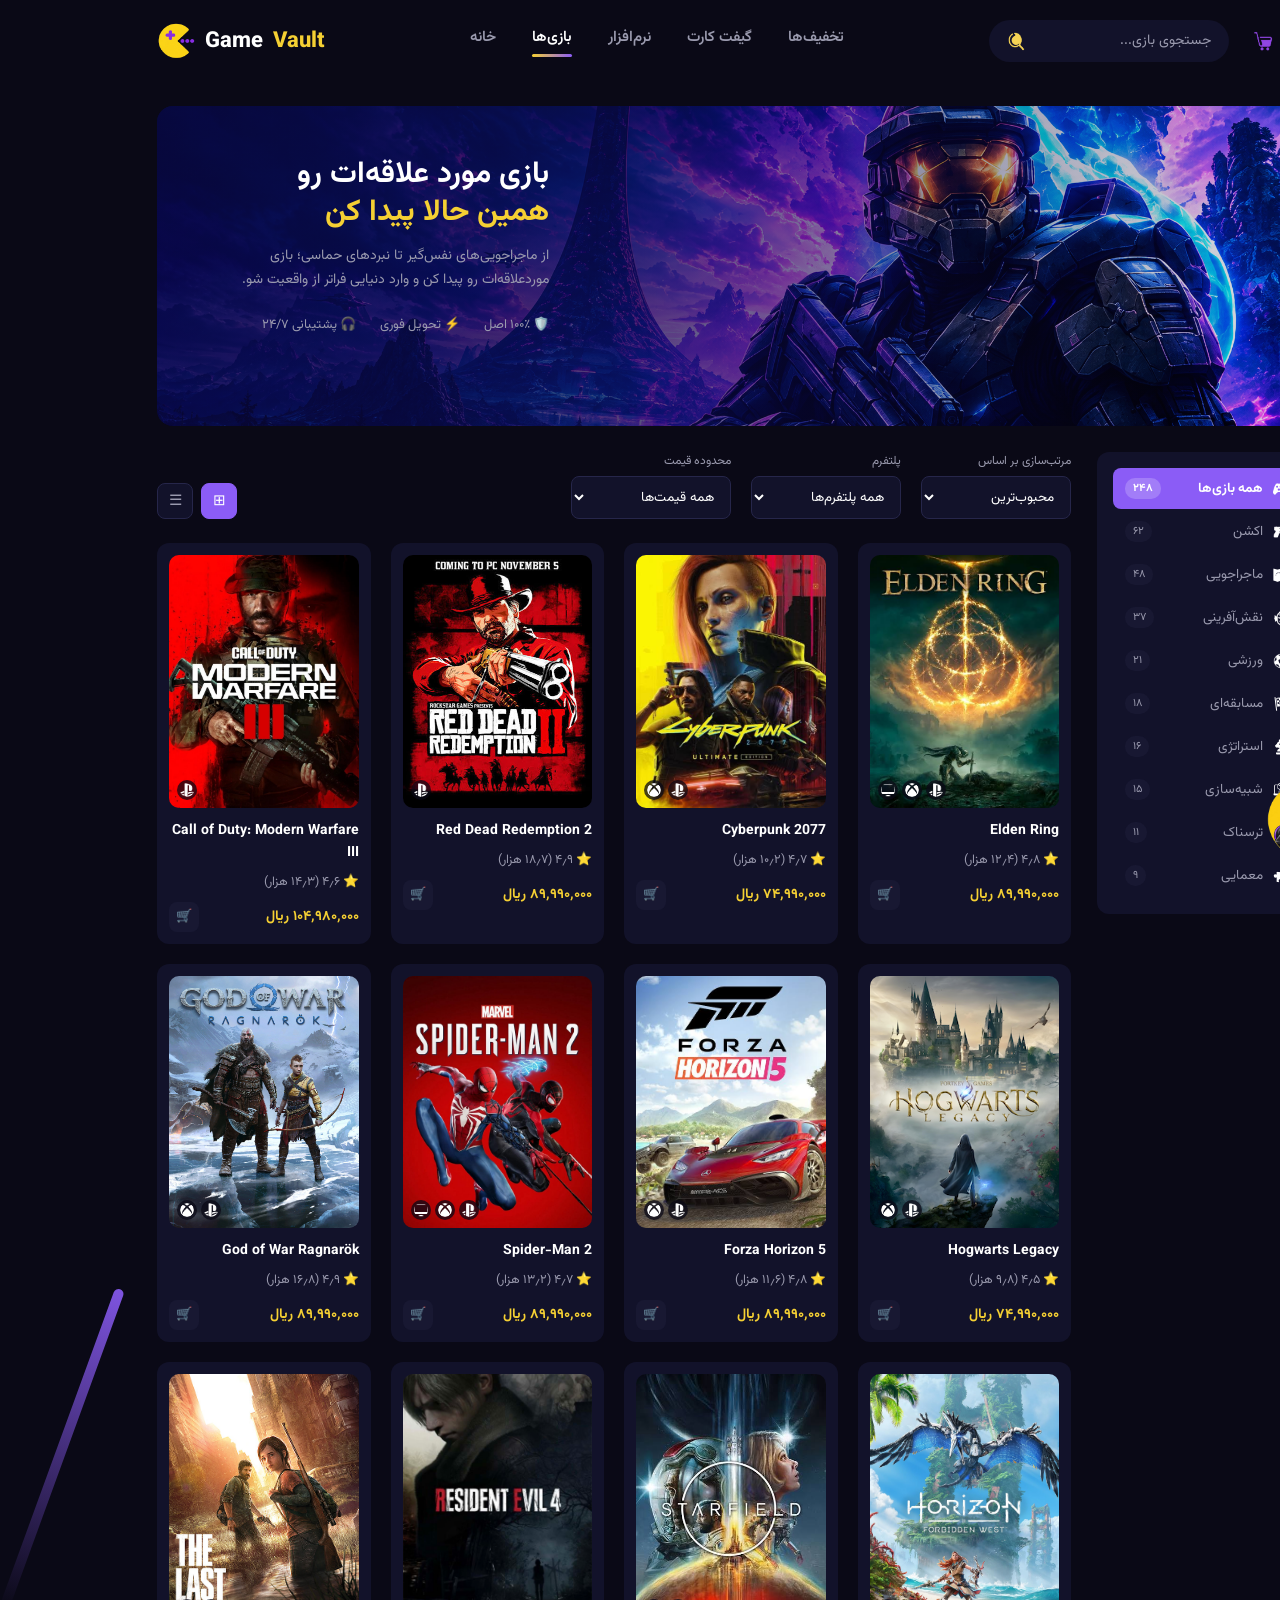
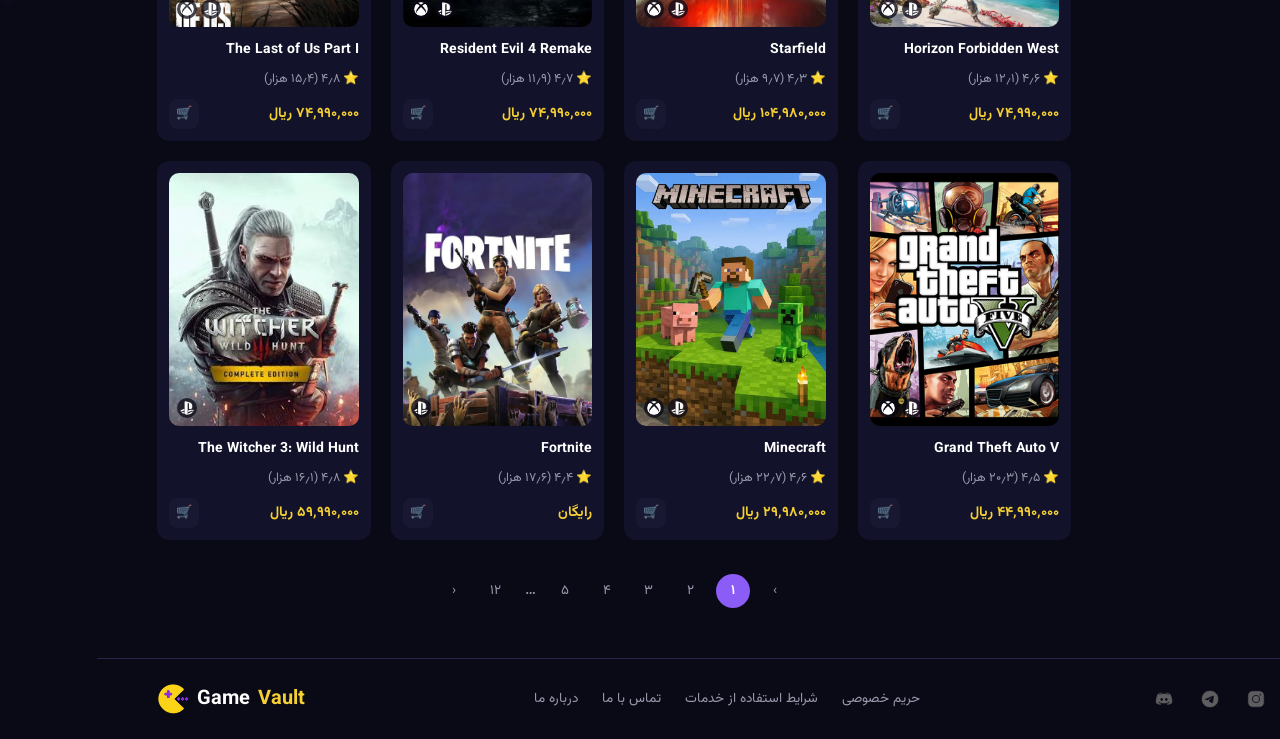
<file: games/games.html>
<!DOCTYPE html>
<html lang="fa" dir="rtl">
<head>
<link rel="stylesheet" href="../login-modal/login-modal.css">     
<meta charset="UTF-8">
<meta name="viewport" content="width=device-width, initial-scale=1.0">
<title>GameVault - بازی‌ها</title>
<link rel="stylesheet" href="games.css">
<link rel="stylesheet" href="games_fa.css">

<link rel="stylesheet" href="../responsive.css">
</head>
<body>
  <div class="fixed-icon-final">
    <a href="../contact_us/contact.html">
      <img src="../img/icons/contact_us.png" alt="تماس با ما" srcset="">
    </a>
  </div>


  <!-- ===================== header ===================== -->
  <header>
    <div class="wrapper header-inner site-header">
      <div class="logo">
        <img src="../img/icons/game_valet_icon.png" alt="لوگوی GameVault">
        Game<span>Vault</span>
      </div>

      <nav>
        <a href="../home/game.html" >خانه</a>
        <a href="../games/games.html">بازی‌ها</a>
        <a href="../software/software.html">نرم‌افزار</a>
        <a href="../gift-cards/gift-cards.html">گیفت کارت</a>
        <a href="../deals/deals.html">تخفیف‌ها</a>
      </nav>

      <div class="header-actions icons">
        <div class="search-box">
          <a href=""><img src="../img/icons/search.png" alt="جستجو"></a>
          <input type="text" placeholder="جستجوی بازی..." data-hints="Elden Ring|Cyberpunk 2077|Red Dead Redemption 2|God of War Ragnarök|Minecraft|Fortnite">
        </div>
        <div class="icon-btn">
          <img src="../img/icons/shopping.png" alt="سبد خرید">
        </div>
        <div class="icon-btn js-open-login">
          <img src="../img/icons/user.png" alt="حساب کاربری">
        </div>
      </div>
    </div>
  </header>

  <div class="page-wrap wrapper">
    <span class="bg-streak"></span>

    <!-- ===================== hero ===================== -->

    <div class="hero">
      <img src="../img/games/hero.png" alt="شخصیت علمی‌تخیلی" class="hero-bg">
      <div class="hero-overlay"></div>

      <div class="hero-content">
        <h1>  بازی مورد علاقه‌ات رو<br><span class="highlight"> همین حالا پیدا کن </span></h1>
        <p> از ماجراجویی‌های نفس‌گیر تا نبردهای حماسی؛ بازی موردعلاقه‌ات رو پیدا کن و وارد دنیایی فراتر از واقعیت شو.</p>
      </div>
      <div class="hero-features">
        <div class="hero-feature">🛡️ ۱۰۰٪ اصل</div>
        <div class="hero-feature">⚡ تحویل فوری</div>
        <div class="hero-feature">🎧 پشتیبانی ۲۴/۷</div>
      </div>
    </div>

    <div class="layout">

      <!-- ===================== sidebar ===================== -->
      <aside class="sidebar">
        <ul class="category-list">
          <li data-cat="all" class="active">
            <span><img src="../img/icons/gamepad__.png" alt="" class="cat-icon"> همه بازی‌ها</span>
            <span class="count count-active">۲۴۸</span>
          </li>
          <li data-cat="action">
            <span><img src="../img/icons/action.png" alt="" class="cat-icon"> اکشن</span>
            <span class="count">۶۲</span>
          </li>
          <li data-cat="adventure">
            <span><img src="../img/icons/adventure.png" alt="" class="cat-icon"> ماجراجویی</span>
            <span class="count">۴۸</span>
          </li>
          <li data-cat="rpg">
            <span><img src="../img/icons/role_gameplaying.png" alt="" class="cat-icon"> نقش‌آفرینی</span>
            <span class="count">۳۷</span>
          </li>
          <li data-cat="sports">
            <span><img src="../img/icons/sport.png" alt="" class="cat-icon"> ورزشی</span>
            <span class="count">۲۱</span>
          </li>
          <li data-cat="racing">
            <span><img src="../img/icons/racing.png" alt="" class="cat-icon"> مسابقه‌ای</span>
            <span class="count">۱۸</span>
          </li>
          <li data-cat="strategy">
            <span><img src="../img/icons/strategy.png" alt="" class="cat-icon"> استراتژی</span>
            <span class="count">۱۶</span>
          </li>
          <li data-cat="simulation">
            <span><img src="../img/icons/simulation.png" alt="" class="cat-icon"> شبیه‌سازی</span>
            <span class="count">۱۵</span>
          </li>
          <li data-cat="horror">
            <span><img src="../img/icons/horror.png" alt="" class="cat-icon"> ترسناک</span>
            <span class="count">۱۱</span>
          </li>
          <li data-cat="puzzle">
            <span><img src="../img/icons/puzzle.png" alt="" class="cat-icon"> معمایی</span>
            <span class="count">۹</span>
          </li>
        </ul>
      </aside>

      <div class="main-col">

        <!-- ===================== filters ===================== -->
        <div class="filters-row">
          <div class="filter-group">
            <label>مرتب‌سازی بر اساس</label>
            <select>
              <option>محبوب‌ترین</option>
              <option>جدیدترین</option>
              <option>قیمت: کم به زیاد</option>
              <option>قیمت: زیاد به کم</option>
            </select>
          </div>
          <div class="filter-group">
            <label>پلتفرم</label>
            <select>
              <option>همه پلتفرم‌ها</option>
              <option>PC</option>
              <option>PlayStation</option>
              <option>Xbox</option>
            </select>
          </div>
          <div class="filter-group">
            <label>محدوده قیمت</label>
            <select>
              <option>همه قیمت‌ها</option>
              <option>زیر ۳۰ میلیون ریال</option>
              <option>۳۰ تا ۷۵ میلیون ریال</option>
              <option>بالای ۷۵ میلیون ریال</option>
            </select>
          </div>

          <div class="view-toggle">
            <span class="view-btn active">⊞</span>
            <span class="view-btn">☰</span>
          </div>
        </div>

        <!-- ===================== games ===================== -->
        <div class="games-grid">

          <div class="game-card" data-cat="rpg">
            <div class="card-image">
              <a href="../game-detail/game-detail-elden-ring.html"></a><img src="../img/elder_ring/elder_ring__game.jpg" alt="Elden Ring"></a>
              <div class="platform-badges">
                <img src="../img/gift_cards/ps.png" alt="PS"><img src="../img/gift_cards/xbox.png" alt="Xbox"><img src="../img/icons/pc.png" alt="PC">
              </div>
            </div>
            <h4>Elden Ring</h4>
            <div class="rating-row">⭐ ۴٫۸ <span>(۱۲٫۴ هزار)</span></div>
            <div class="price-row">
              <span class="price" data-usd="59.99">۸۹٬۹۹۰٬۰۰۰ ریال</span>
              <span class="mini-cart-btn">🛒</span>
            </div>
          </div>

          <div class="game-card" data-cat="rpg">
            <div class="card-image">
              <a href="../game-detail/game-detail-cyber-punk-2077.html"><img src="../img/cyber_punk_2077/cyberpunk_game.jfif" alt="Cyberpunk 2077"></a>
              <div class="platform-badges">
                <img src="../img/gift_cards/ps.png" alt="PS"><img src="../img/gift_cards/xbox.png" alt="Xbox">
              </div>
            </div>
            <h4>Cyberpunk 2077</h4>
            <div class="rating-row">⭐ ۴٫۷ <span>(۱۰٫۲ هزار)</span></div>
            <div class="price-row">
              <span class="price" data-usd="49.99">۷۴٬۹۹۰٬۰۰۰ ریال</span>
              <span class="mini-cart-btn">🛒</span>
            </div>
          </div>

          <div class="game-card" data-cat="adventure">
            <div class="card-image">
              <a href="../game-detail/game-detail-red-dead-redemption.html"><img src="../img/red_dead_redmption/redDeadRedemption.jfif" alt="Red Dead Redemption 2"></a>
              <div class="platform-badges">
                <img src="../img/gift_cards/ps.png" alt="PS">
              </div>
            </div>
            <h4>Red Dead Redemption 2</h4>
            <div class="rating-row">⭐ ۴٫۹ <span>(۱۸٫۷ هزار)</span></div>
            <div class="price-row">
              <span class="price" data-usd="59.99">۸۹٬۹۹۰٬۰۰۰ ریال</span>
              <span class="mini-cart-btn">🛒</span>
            </div>
          </div>

          <div class="game-card" data-cat="action">
            <div class="card-image">
              <a href=""><img src="../img/games/call_of_duty_3.jpg" alt="Call of Duty: Modern Warfare III"></a>
              <div class="platform-badges">
                <img src="../img/gift_cards/ps.png" alt="PS">
              </div>
            </div>
            <h4>Call of Duty: Modern Warfare III</h4>
            <div class="rating-row">⭐ ۴٫۶ <span>(۱۴٫۳ هزار)</span></div>
            <div class="price-row">
              <span class="price" data-usd="69.99">۱۰۴٬۹۸۰٬۰۰۰ ریال</span>
              <span class="mini-cart-btn">🛒</span>
            </div>
          </div>

          <div class="game-card" data-cat="adventure">
            <div class="card-image">
              <a href=""><img src="../img/hogwarts/Hogwarts_legacyboxart.png" alt="Hogwarts Legacy"></a>
              <div class="platform-badges">
                <img src="../img/gift_cards/ps.png" alt="PS"><img src="../img/gift_cards/xbox.png" alt="Xbox">
              </div>
            </div>
            <h4>Hogwarts Legacy</h4>
            <div class="rating-row">⭐ ۴٫۵ <span>(۹٫۸ هزار)</span></div>
            <div class="price-row">
              <span class="price" data-usd="49.99">۷۴٬۹۹۰٬۰۰۰ ریال</span>
              <span class="mini-cart-btn">🛒</span>
            </div>
          </div>

          <div class="game-card" data-cat="racing">
            <div class="card-image">
              <a href=""><img src="../img/games/forza_5.jfif" alt="Forza Horizon 5"></a>
              <div class="platform-badges">
                <img src="../img/gift_cards/ps.png" alt="PS"><img src="../img/gift_cards/xbox.png" alt="Xbox">
              </div>
            </div>
            <h4>Forza Horizon 5</h4>
            <div class="rating-row">⭐ ۴٫۸ <span>(۱۱٫۶ هزار)</span></div>
            <div class="price-row">
              <span class="price" data-usd="59.99">۸۹٬۹۹۰٬۰۰۰ ریال</span>
              <span class="mini-cart-btn">🛒</span>
            </div>
          </div>

          <div class="game-card" data-cat="action">
            <div class="card-image">
              <a href="../game-detail/game-detail-spider-man-2.html"><img src="../img/spider_man_2/spi_2_game.jpg" alt="Spider-Man 2"></a>
              <div class="platform-badges">
                <img src="../img/gift_cards/ps.png" alt="PS"><img src="../img/gift_cards/xbox.png" alt="Xbox"><img src="../img/icons/pc.png" alt="PC">
              </div>
            </div>
            <h4>Spider-Man 2</h4>
            <div class="rating-row">⭐ ۴٫۷ <span>(۱۳٫۲ هزار)</span></div>
            <div class="price-row">
              <span class="price" data-usd="59.99">۸۹٬۹۹۰٬۰۰۰ ریال</span>
              <span class="mini-cart-btn">🛒</span>
            </div>
          </div>

          <div class="game-card" data-cat="action">
            <div class="card-image">
              <a href=""><img src="../img/games/god_of_war_regnarok.jpg" alt="God of War Ragnarök"></a>
              <div class="platform-badges">
                <img src="../img/gift_cards/ps.png" alt="PS"><img src="../img/gift_cards/xbox.png" alt="Xbox">
              </div>
            </div>
            <h4>God of War Ragnarök</h4>
            <div class="rating-row">⭐ ۴٫۹ <span>(۱۶٫۸ هزار)</span></div>
            <div class="price-row">
              <span class="price" data-usd="59.99">۸۹٬۹۹۰٬۰۰۰ ریال</span>
              <span class="mini-cart-btn">🛒</span>
            </div>
          </div>

          <div class="game-card" data-cat="adventure">
            <div class="card-image">
              <a href=""><img src="../img/games/horizon.jpg" alt="Horizon Forbidden West"></a>
              <div class="platform-badges">
                <img src="../img/gift_cards/ps.png" alt="PS"><img src="../img/gift_cards/xbox.png" alt="Xbox">
              </div>
            </div>
            <h4>Horizon Forbidden West</h4>
            <div class="rating-row">⭐ ۴٫۶ <span>(۱۲٫۱ هزار)</span></div>
            <div class="price-row">
              <span class="price" data-usd="49.99">۷۴٬۹۹۰٬۰۰۰ ریال</span>
              <span class="mini-cart-btn">🛒</span>
            </div>
          </div>

          <div class="game-card" data-cat="rpg">
            <div class="card-image">
              <a href=""><img src="../img/games/starfield.jfif" alt="Starfield"></a>
              <div class="platform-badges">
                <img src="../img/gift_cards/ps.png" alt="PS"><img src="../img/gift_cards/xbox.png" alt="Xbox">
              </div>
            </div>
            <h4>Starfield</h4>
            <div class="rating-row">⭐ ۴٫۳ <span>(۹٫۷ هزار)</span></div>
            <div class="price-row">
              <span class="price" data-usd="69.99">۱۰۴٬۹۸۰٬۰۰۰ ریال</span>
              <span class="mini-cart-btn">🛒</span>
            </div>
          </div>

          <div class="game-card" data-cat="horror">
            <div class="card-image">
              <a href=""><img src="../img/games/Resident-Evil-4-2023.jpg" alt="Resident Evil 4 Remake"></a>
              <div class="platform-badges">
                <img src="../img/gift_cards/ps.png" alt="PS"><img src="../img/gift_cards/xbox.png" alt="Xbox">
              </div>
            </div>
            <h4>Resident Evil 4 Remake</h4>
            <div class="rating-row">⭐ ۴٫۷ <span>(۱۱٫۹ هزار)</span></div>
            <div class="price-row">
              <span class="price" data-usd="49.99">۷۴٬۹۹۰٬۰۰۰ ریال</span>
              <span class="mini-cart-btn">🛒</span>
            </div>
          </div>

          <div class="game-card" data-cat="adventure">
            <div class="card-image">
              <a href=""><img src="../img/games/the_last_of_us.jpg" alt="The Last of Us Part I"></a>
              <div class="platform-badges">
                <img src="../img/gift_cards/ps.png" alt="PS"><img src="../img/gift_cards/xbox.png" alt="Xbox">
              </div>
            </div>
            <h4>The Last of Us Part I</h4>
            <div class="rating-row">⭐ ۴٫۸ <span>(۱۵٫۴ هزار)</span></div>
            <div class="price-row">
              <span class="price" data-usd="49.99">۷۴٬۹۹۰٬۰۰۰ ریال</span>
              <span class="mini-cart-btn">🛒</span>
            </div>
          </div>

          <div class="game-card" data-cat="action">
            <div class="card-image">
              <a href=""><img src="../img/gtav/Grand_Theft_Auto_V.png" alt="Grand Theft Auto V"></a>
              <div class="platform-badges">
                <img src="../img/gift_cards/ps.png" alt="PS"><img src="../img/gift_cards/xbox.png" alt="Xbox">
              </div>
            </div>
            <h4>Grand Theft Auto V</h4>
            <div class="rating-row">⭐ ۴٫۵ <span>(۲۰٫۳ هزار)</span></div>
            <div class="price-row">
              <span class="price" data-usd="29.99">۴۴٬۹۹۰٬۰۰۰ ریال</span>
              <span class="mini-cart-btn">🛒</span>
            </div>
          </div>

          <div class="game-card" data-cat="simulation">
            <div class="card-image">
              <a href=""><img src="../img/games/minecraft.jfif" alt="Minecraft"></a>
              <div class="platform-badges">
                <img src="../img/gift_cards/ps.png" alt="PS"><img src="../img/gift_cards/xbox.png" alt="Xbox">
              </div>
            </div>
            <h4>Minecraft</h4>
            <div class="rating-row">⭐ ۴٫۶ <span>(۲۲٫۷ هزار)</span></div>
            <div class="price-row">
              <span class="price" data-usd="19.99">۲۹٬۹۸۰٬۰۰۰ ریال</span>
              <span class="mini-cart-btn">🛒</span>
            </div>
          </div>

          <div class="game-card" data-cat="action">
            <div class="card-image">
              <a href=""><img src="../img/games/fortnite.jfif" alt="Fortnite"></a>
              <div class="platform-badges">
                <img src="../img/gift_cards/ps.png" alt="PS">
              </div>
            </div>
            <h4>Fortnite</h4>
            <div class="rating-row">⭐ ۴٫۴ <span>(۱۷٫۶ هزار)</span></div>
            <div class="price-row">
              <span class="price" data-usd="0.00">رایگان</span>
              <span class="mini-cart-btn">🛒</span>
            </div>
          </div>

          <div class="game-card" data-cat="rpg">
            <div class="card-image">
              <a href=""><img src="../img/the_witcher_3/the_witcher_3_game.jfif" alt="The Witcher 3: Wild Hunt"></a>
              <div class="platform-badges">
                <img src="../img/gift_cards/ps.png" alt="PS">
              </div>
            </div>
            <h4>The Witcher 3: Wild Hunt</h4>
            <div class="rating-row">⭐ ۴٫۸ <span>(۱۶٫۱ هزار)</span></div>
            <div class="price-row">
              <span class="price" data-usd="39.99">۵۹٬۹۹۰٬۰۰۰ ریال</span>
              <span class="mini-cart-btn">🛒</span>
            </div>
          </div>

        </div>

        <!-- ===================== صفحه‌بندی ===================== -->
        <div class="pagination">
          <span class="page-btn">›</span>
          <span class="page-btn">۱</span>
          <span class="page-btn">۲</span>
          <span class="page-btn">۳</span>
          <span class="page-btn">۴</span>
          <span class="page-btn">۵</span>
          <span class="page-dots">…</span>
          <span class="page-btn">۱۲</span>
          <span class="page-btn">‹</span>
        </div>

      </div>
    </div>
  </div>

  <!-- ===================== footer ===================== -->
  <footer>
    <div class="wrapper footer-inner">
      <div class="logo">
        <img src="../img/icons/game_valet_icon.png" alt="لوگوی GameVault">
        Game<span>Vault</span>
      </div>

      <div class="footer-links">
        <a href="../about_us/about.html">درباره ما</a>
        <a href="../contact_us/contact.html">تماس با ما</a>
        <a href="#">شرایط استفاده از خدمات</a>
        <a href="#">حریم خصوصی</a>
      </div>

      <div class="social-links">
        <span><img src="../img/icons/discord.png" alt="Discord"></span>
        <span><img src="../img/icons/telegram.png" alt="Twitter"></span>
        <span><img src="../img/icons/instagram.png" alt="Instagram"></span>
        <span><img src="../img/icons/youtube.png" alt="YouTube"></span>

      </div>
    </div>
  </footer>
 <!-- ===================== modal ===================== -->

<div class="modal-overlay" id="loginOverlay">
  <div class="login-modal">
    <button class="modal-close" id="loginClose">✕</button>

    <div class="modal-form-side">
      <h2>خوش برگشتی</h2>
      <p>برای ادامه وارد حساب کاربری‌ات شو.</p>

      <div class="error-banner" id="loginError"></div>
      <div class="success-banner" id="loginSuccess"></div>

      <form id="loginForm" novalidate>
        <div class="form-group">
          <label for="loginEmail">آدرس ایمیل</label>
          <div class="input-icon-wrap">
            <span class="input-icon-left">✉️</span>
            <input type="email" id="loginEmail" placeholder="you@example.com" autocomplete="email" required>
          </div>
        </div>

        <div class="form-group">
          <label for="loginPassword">رمز عبور</label>
          <div class="input-icon-wrap">
            <span class="input-icon-left">🔒</span>
            <input type="password" id="loginPassword" placeholder="رمز عبور" autocomplete="current-password" required>
            <button type="button" class="toggle-password" id="togglePassword">👁️</button>
          </div>
        </div>

        <div class="form-row-between">
          <label class="remember-me">
            <input type="checkbox">
            مرا به خاطر بسپار
          </label>
          <a href="#" class="forgot-link">رمز عبورت را فراموش کرده‌ای؟</a>
        </div>

        <button type="submit" class="submit-btn">ورود</button>
      </form>
      <p class="modal-switch">حساب نداری؟ <a href="#" id="showSignup">ثبت‌نام</a></p>

      <div id="signupBox" style="display:none">
        <h2>ساخت حساب جدید</h2>
        <p>اطلاعاتت را وارد کن تا حسابت ساخته شود.</p>

        <div class="signup-msg signup-error" id="signupError"></div>
        <div class="signup-msg signup-success" id="signupSuccess"></div>

        <form id="signupForm" novalidate>
          <div class="form-group">
            <label for="signupName">نام و نام خانوادگی</label>
            <div class="input-icon-wrap">
              <span class="input-icon-left">👤</span>
              <input type="text" id="signupName" placeholder="نام و نام خانوادگی" autocomplete="name" required>
            </div>
          </div>

          <div class="form-group">
            <label for="signupEmail">آدرس ایمیل</label>
            <div class="input-icon-wrap">
              <span class="input-icon-left">✉️</span>
              <input type="email" id="signupEmail" placeholder="you@example.com" autocomplete="email" required>
            </div>
          </div>

          <div class="form-group">
            <label for="signupPassword">رمز عبور</label>
            <div class="input-icon-wrap">
              <span class="input-icon-left">🔒</span>
              <input type="password" id="signupPassword" placeholder="رمز عبور" autocomplete="new-password" required>
            </div>
          </div>

          <div class="form-group">
            <label for="signupConfirm">تکرار رمز عبور</label>
            <div class="input-icon-wrap">
              <span class="input-icon-left">🔒</span>
              <input type="password" id="signupConfirm" placeholder="تکرار رمز عبور" autocomplete="new-password" required>
            </div>
          </div>

          <button type="submit" class="submit-btn">ثبت‌نام</button>
        </form>

        <p class="modal-switch">قبلاً ثبت‌نام کرده‌ای؟ <a href="#" id="showLogin">ورود</a></p>
      </div>
    </div>

    <div class="modal-image-side">

      <video src="../login-modal/login-modal.mp4" autoplay muted loop playsinline></video>

    </div>
  </div>
</div>

<script src="../login-modal/login-modal.js"></script>
<script src="games.js"></script>

</body>
</html>
</file>
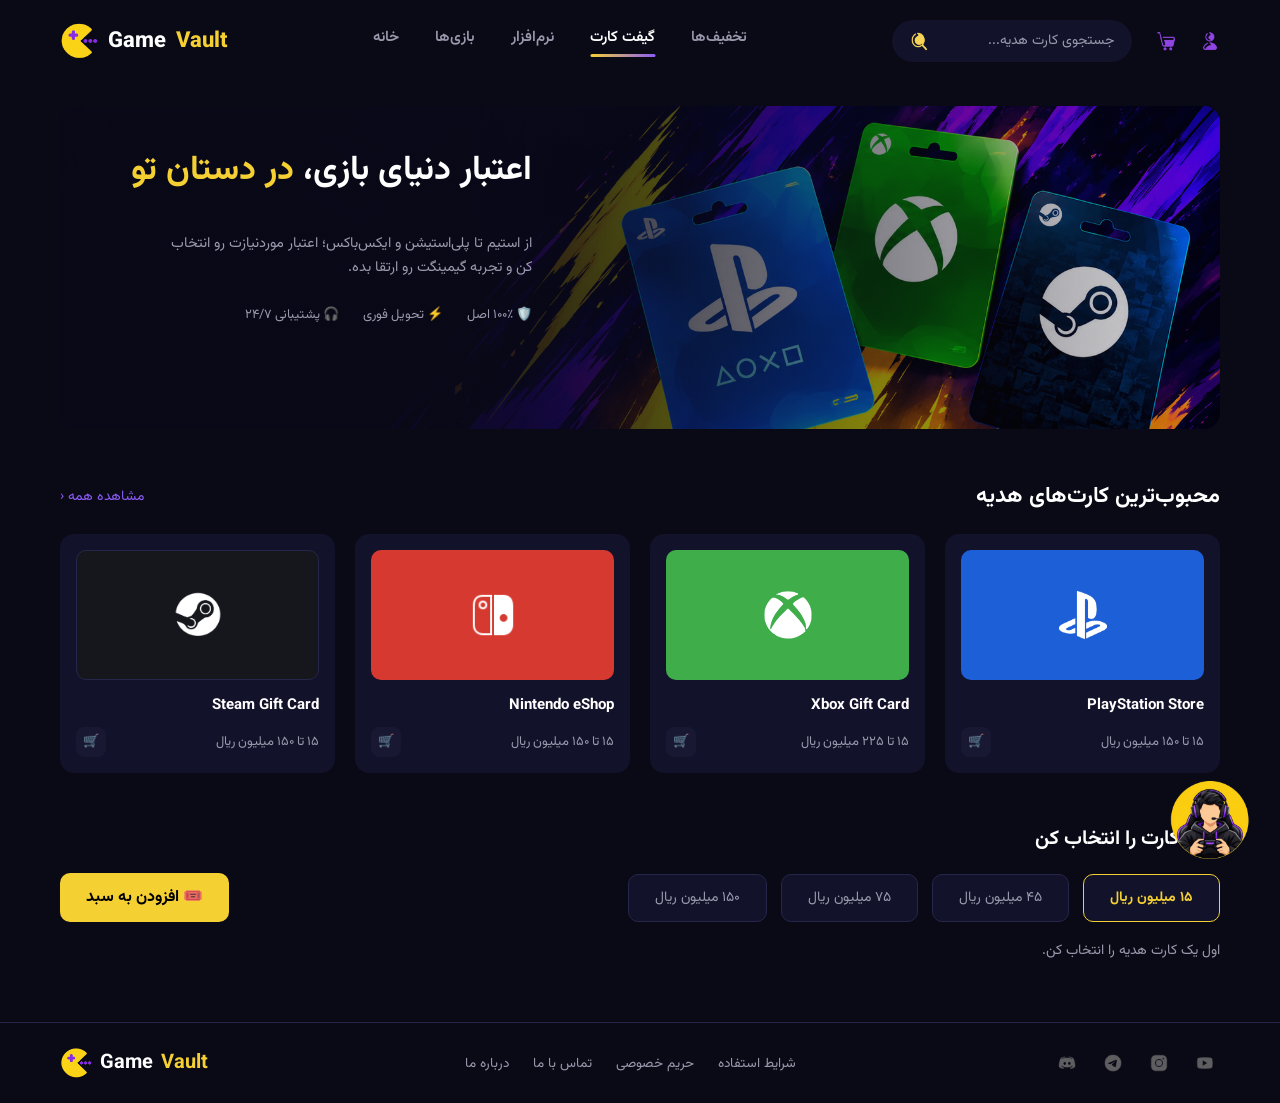
<file: gift-cards/gift-cards.html>
<!DOCTYPE html>
<html lang="fa" dir="rtl">
<head>
<link rel="stylesheet" href="../login-modal/login-modal.css">     
<meta charset="UTF-8">
<meta name="viewport" content="width=device-width, initial-scale=1.0">
<title>GameVault - گیفت کارت</title>
<link rel="stylesheet" href="gift-cards.css">
<link rel="stylesheet" href="../login-modal/login-modal.css">  
<link rel="stylesheet" href="gift-cards_fa.css">

<link rel="stylesheet" href="../responsive.css">
</head>
<body>
  <div class="fixed-icon-final">
    <a href="../contact_us/contact.html">
      <img src="../img/icons/contact_us.png" alt="تماس با ما" srcset="">
    </a>
  </div>


  <!-- ===================== header ===================== -->
  <header>
    <div class="wrapper header-inner site-header">
      <div class="logo">
        <img src="../img/icons/game_valet_icon.png" alt="لوگوی GameVault">
        Game<span>Vault</span>
      </div>

      <nav>
        <a href="../home/game.html" >خانه</a>
        <a href="../games/games.html">بازی‌ها</a>
        <a href="../software/software.html">نرم‌افزار</a>
        <a href="../gift-cards/gift-cards.html">گیفت کارت</a>
        <a href="../deals/deals.html">تخفیف‌ها</a>
      </nav>

      <div class="header-actions icons">
        <div class="search-box">
          <a href=""><img src="../img/icons/search.png" alt="جستجو"></a>
          <input type="text" placeholder="جستجوی کارت هدیه..." data-hints="PlayStation Store|Xbox Gift Card|Nintendo eShop|Steam Gift Card">
        </div>
        <div class="icon-btn">
          <img src="../img/icons/shopping.png" alt="سبد خرید">
        </div>
        <div class="icon-btn js-open-login">
          <img src="../img/icons/user.png" alt="حساب کاربری">
        </div>
      </div>
    </div>
  </header>

  <!-- ===================== hero ===================== -->
  <section class="wrapper">
    <div class="hero">
      <img src="../img/gift_cards/hero_gift_cards.png" alt="کنترلر با رگه‌های رعد و برق" class="hero-bg">
      <div class="hero-overlay"></div>

      <div class="hero-text">
        <h1>اعتبار دنیای بازی،<span class="highlight"> در دستان تو</span></h1>
        <br>
        <p>از استیم تا پلی‌استیشن و ایکس‌باکس؛ اعتبار موردنیازت رو انتخاب کن و تجربه گیمینگت رو ارتقا بده.</p>

        <div class="hero-features">
          <div class="hero-feature">🛡️ ۱۰۰٪ اصل</div>
          <div class="hero-feature">⚡ تحویل فوری</div>
          <div class="hero-feature">🎧 پشتیبانی ۲۴/۷</div>
        </div>
      </div>
    </div>

  </section>

  <!-- ===================== gift-cards ===================== -->
  <section class="wrapper popular-section">
    <div class="section-head">
      <h2>محبوب‌ترین کارت‌های هدیه</h2>
      <a href="#" class="view-all">مشاهده همه ‹</a>
    </div>

    <div class="cards-grid">
      <div class="gift-card">
        <div class="card-icon card-icon-blue">

          <img src="../img/gift_cards/ps.png" alt="PlayStation">
        </div>
        <h4>PlayStation Store</h4>
        <div class="card-bottom">
          <span class="price-range" data-usd-min="10" data-usd-max="100">۱۵ تا ۱۵۰ هزار تومان</span>
          <span class="mini-cart-btn">🛒</span>
        </div>
      </div>

      <div class="gift-card">
        <div class="card-icon card-icon-green">

          <img src="../img/gift_cards/xbox.png" alt="Xbox">
        </div>
        <h4>Xbox Gift Card</h4>
        <div class="card-bottom">
          <span class="price-range" data-usd-min="10" data-usd-max="150">۱۵ تا ۲۲۵ هزار تومان</span>
          <span class="mini-cart-btn">🛒</span>
        </div>
      </div>

      <div class="gift-card">
        <div class="card-icon card-icon-red">

          <img src="../img/gift_cards/nintendo.png" alt="Nintendo">
        </div>
        <h4>Nintendo eShop</h4>
        <div class="card-bottom">
          <span class="price-range" data-usd-min="10" data-usd-max="100">۱۵ تا ۱۵۰ هزار تومان</span>
          <span class="mini-cart-btn">🛒</span>
        </div>
      </div>

      <div class="gift-card">
        <div class="card-icon card-icon-dark">

          <img src="../img/gift_cards/steam.png" alt="Steam">
        </div>
        <h4>Steam Gift Card</h4>
        <div class="card-bottom">
          <span class="price-range" data-usd-min="10" data-usd-max="100">۱۵ تا ۱۵۰ هزار تومان</span>
          <span class="mini-cart-btn">🛒</span>
        </div>
      </div>
    </div>
  </section>

  <!-- ===================== prices ===================== -->
  <section class="wrapper denomination-section">
    <h3>مبلغ کارت را انتخاب کن</h3>
    <div class="denomination-row">
      <div class="denomination-options">
        <span class="denom-btn active" data-usd="10">۱۵ هزار تومان</span>
        <span class="denom-btn" data-usd="30">۴۵ هزار تومان</span>
        <span class="denom-btn" data-usd="50">۷۵هزار تومان</span>
        <span class="denom-btn" data-usd="100">۱۵۰ هزار تومان</span>
      </div>
      <span class="button-1">🎟️ افزودن به سبد</span>
    </div>
  </section>

  <!-- ===================== footer ===================== -->
  <footer>
    <div class="wrapper footer-inner">
      <div class="logo">

        <img src="../img/icons/game_valet_icon.png" alt="لوگوی GameVault">
        Game<span>Vault</span>
      </div>
      <div class="footer-links">
        <a href="../about_us/about.html">درباره ما</a>
        <a href="../contact_us/contact.html">تماس با ما</a>
        <a href="#">حریم خصوصی</a>
        <a href="#">شرایط استفاده</a>
      </div>
      <div class="social-links">
        <span><img src="../img/icons/discord.png" alt="Discord"></span>
        <span><img src="../img/icons/telegram.png" alt="Twitter"></span>
        <span><img src="../img/icons/instagram.png" alt="Instagram"></span>
        <span><img src="../img/icons/youtube.png" alt="YouTube"></span>
      </div>
    </div>
  </footer>

  <!-- ===================== modal ===================== -->

<div class="modal-overlay" id="loginOverlay">
  <div class="login-modal">
    <button class="modal-close" id="loginClose">✕</button>

    <div class="modal-form-side">
      <h2>خوش برگشتی</h2>
      <p>برای ادامه وارد حساب کاربری‌ات شو.</p>

      <div class="error-banner" id="loginError"></div>
      <div class="success-banner" id="loginSuccess"></div>

      <form id="loginForm" novalidate>
        <div class="form-group">
          <label for="loginEmail">آدرس ایمیل</label>
          <div class="input-icon-wrap">
            <span class="input-icon-left">✉️</span>
            <input type="email" id="loginEmail" placeholder="you@example.com" autocomplete="email" required>
          </div>
        </div>

        <div class="form-group">
          <label for="loginPassword">رمز عبور</label>
          <div class="input-icon-wrap">
            <span class="input-icon-left">🔒</span>
            <input type="password" id="loginPassword" placeholder="رمز عبور" autocomplete="current-password" required>
            <button type="button" class="toggle-password" id="togglePassword">👁️</button>
          </div>
        </div>

        <div class="form-row-between">
          <label class="remember-me">
            <input type="checkbox">
            مرا به خاطر بسپار
          </label>
          <a href="#" class="forgot-link">رمز عبورت را فراموش کرده‌ای؟</a>
        </div>

        <button type="submit" class="submit-btn">ورود</button>
      </form>

      <p class="modal-switch">حساب نداری؟ <a href="#" id="showSignup">ثبت‌نام</a></p>

      <div id="signupBox" style="display:none">
        <h2>ساخت حساب جدید</h2>
        <p>اطلاعاتت را وارد کن تا حسابت ساخته شود.</p>

        <div class="signup-msg signup-error" id="signupError"></div>
        <div class="signup-msg signup-success" id="signupSuccess"></div>

        <form id="signupForm" novalidate>
          <div class="form-group">
            <label for="signupName">نام و نام خانوادگی</label>
            <div class="input-icon-wrap">
              <span class="input-icon-left">👤</span>
              <input type="text" id="signupName" placeholder="نام و نام خانوادگی" autocomplete="name" required>
            </div>
          </div>

          <div class="form-group">
            <label for="signupEmail">آدرس ایمیل</label>
            <div class="input-icon-wrap">
              <span class="input-icon-left">✉️</span>
              <input type="email" id="signupEmail" placeholder="you@example.com" autocomplete="email" required>
            </div>
          </div>

          <div class="form-group">
            <label for="signupPassword">رمز عبور</label>
            <div class="input-icon-wrap">
              <span class="input-icon-left">🔒</span>
              <input type="password" id="signupPassword" placeholder="رمز عبور" autocomplete="new-password" required>
            </div>
          </div>

          <div class="form-group">
            <label for="signupConfirm">تکرار رمز عبور</label>
            <div class="input-icon-wrap">
              <span class="input-icon-left">🔒</span>
              <input type="password" id="signupConfirm" placeholder="تکرار رمز عبور" autocomplete="new-password" required>
            </div>
          </div>

          <button type="submit" class="submit-btn">ثبت‌نام</button>
        </form>

        <p class="modal-switch">قبلاً ثبت‌نام کرده‌ای؟ <a href="#" id="showLogin">ورود</a></p>
      </div>
    </div>

    <div class="modal-image-side">

      <video src="../login-modal/login-modal.mp4" autoplay muted loop playsinline></video>

    </div>
  </div>
</div>

<script src="../login-modal/login-modal.js"></script>
<script src="gift-cards.js"></script>
</body>
</html>
</file>
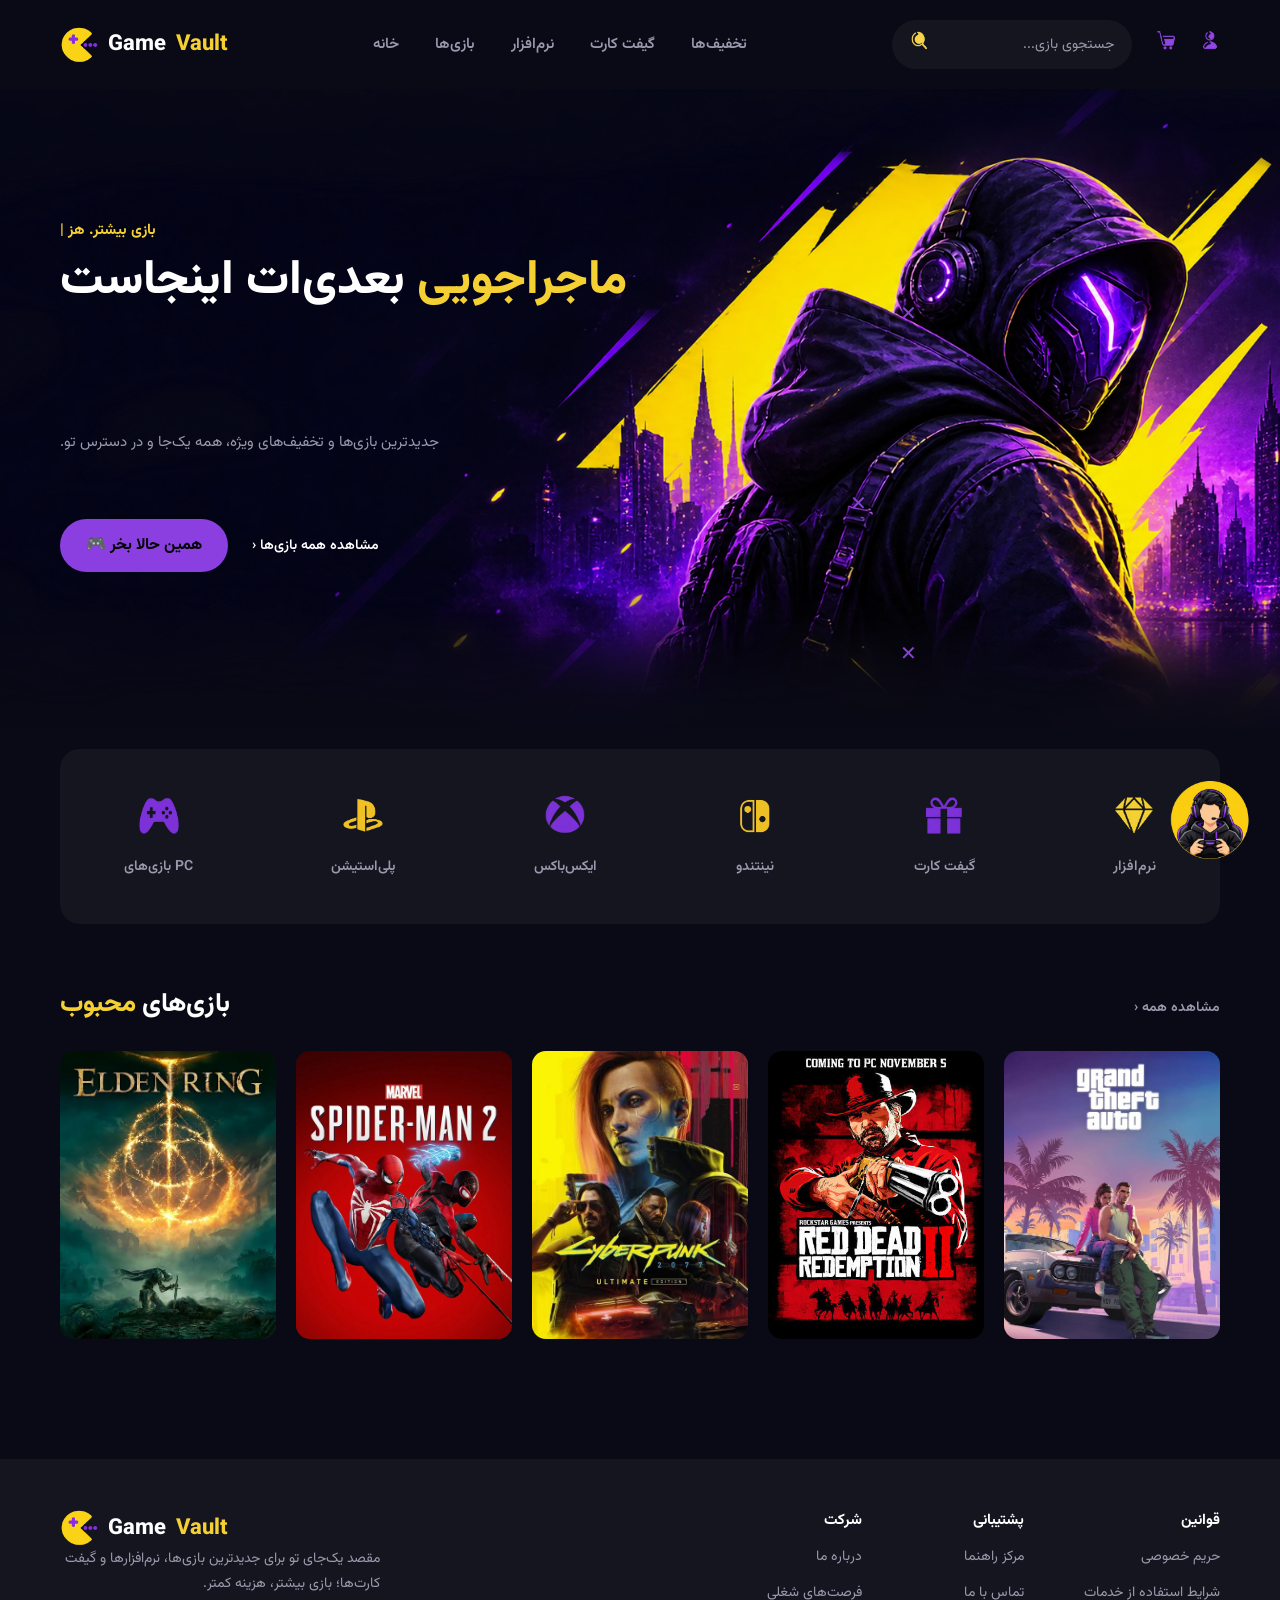
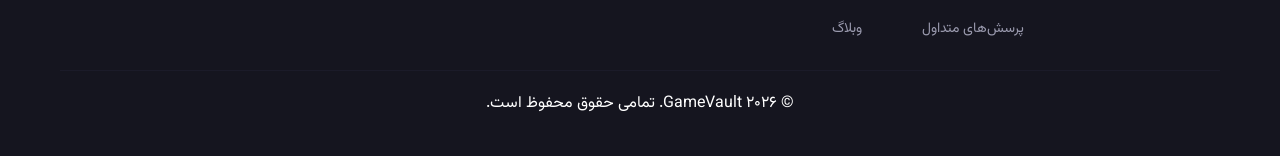
<file: home/game.html>
<!DOCTYPE html>
<html lang="fa">
<head>
<link rel="stylesheet" href="../login-modal/login-modal.css">  
<meta charset="UTF-8">
<meta name="viewport" content="width=device-width, initial-scale=1.0">
<title>GameVault | فروشگاه بازی</title>
<!-- فونت فارسی وزیرمتن؛ اگر لود نشد، فونت Tahoma جایگزین می‌شود -->
<link rel="preconnect" href="https://fonts.googleapis.com">
<link rel="preconnect" href="https://fonts.gstatic.com" crossorigin>
<link href="https://fonts.googleapis.com/css2?family=Vazirmatn:wght@400;600;700;800&display=swap" rel="stylesheet">
<link rel="stylesheet" href="game_style.css">
<!-- فایل تنظیمات فارسی و افکت‌ها (بعد از استایل اصلی لود می‌شود) -->
<link rel="stylesheet" href="game_fa.css">

<link rel="stylesheet" href="../responsive.css">
</head>
<body class="home-page">
  
  <div class="fixed-icon-final">
    <a href="../contact_us/contact.html">
      <img src="../img/icons/contact_us.png" alt="تماس با ما" srcset="">
    </a>
  </div>  

   <!-- ===================== header=====================  -->
    
  <header>
    <div class="logo">
      <img  src="../img/icons/game_valet_icon.png" alt="لوگوی GameVault">
      Game<span>Vault</span>
    </div>

 
    <nav>
      <ul>
        <li><a href="game.html">خانه</a></li>
        <li><a href="../games/games.html">بازی‌ها</a></li>
        <li><a href="../software/software.html">نرم‌افزار</a></li>
        <li><a href="../gift-cards/gift-cards.html">گیفت کارت</a></li>
        <li><a href="../deals/deals.html">تخفیف‌ها</a></li>
      </ul>
    </nav>
  

    <div class="header-actions icons">
      <div class="search-box">
        <a href=""><img src="../img/icons/search.png" alt="جستجو"></a>
        <input type="text" placeholder="جستجوی بازی...">
      </div>

      <div class="icon-btn">
        <img src="../img/icons/shopping.png" alt="سبد خرید">
      </div>
      <div class="icon-btn js-open-login">
        <img src="../img/icons/user.png" alt="حساب کاربری">
      </div>
    </div>
  </header>

  <!-- ===================== Hero ===================== -->
  <section class="hero">
   
    <img class="hero-bg" src="../img/home/game_hero.png" alt="شخصیت هیرو">

    <div class="eyebrow">بازی بیشتر. هزینه کمتر.</div>

    <h1 class="hero-title"><span class="highlight">ماجراجویی</span> بعدی‌ات اینجاست</h1>

    <p class="hero-desc">جدیدترین بازی‌ها و تخفیف‌های ویژه، همه یک‌جا و در دسترس تو.</p>

    <div class="hero-buttons">
      <a href="#" class="btn-primary">🎮 همین حالا بخر</a>
      <a href="#" class="btn-secondary">مشاهده همه بازی‌ها ‹</a>
    </div>

    <span class="deco-x x1">✕</span>
    <span class="deco-x x2">✕</span>
    <span class="deco-x x3">✕</span>

  </section>


  <section class="categories">
    <div class="category-item">
      <a href=""><img src="../img/icons/gamepad.png" alt="بازی‌های PC"></a>
      <span>بازی‌های PC</span>
    </div>
    <div class="category-item">
  
      <a href=""><img src="../img/icons/ps.png" alt="پلی‌استیشن"></a>
      <span>پلی‌استیشن</span>
    </div>
    <div class="category-item">
  
      <a href=""><img src="../img/icons/xbox.png" alt="ایکس‌باکس"></a>
      <span>ایکس‌باکس</span>
    </div>
    <div class="category-item">

      <a href=""><img src="../img/icons/nintendo.png" alt="نینتندو"></a>
      <span>نینتندو</span>
    </div>
    <div class="category-item">

      <a href=""><img src="../img/icons/gift.png" alt="گیفت کارت"></a>
      <span>گیفت کارت</span>
    </div>
    <div class="category-item">

      <a href=""><img src="../img/icons/softwear.png" alt="نرم‌افزار"></a>
      <span>نرم‌افزار</span>
    </div>
  </section>

  <section class="popular-games">
    <div class="section-head">
      <h2>بازی‌های <span>محبوب</span></h2>
      <a href="#">مشاهده همه ‹</a>
    </div>

    <div class="games-grid">
      <div class="game-card">
        <a href="../game-detail/game-detail-elden-ring.html">
        <img src="../img/elder_ring/elder_ring__game.jpg" alt="الدن رینگ">
        </a>
      </div>
      
      <div class="game-card">
        <a href="../game-detail/game-detail-spider-man-2.html">
        <img src="../img/spider_man_2/spi_2_game.jpg" alt="مرد عنکبوتی ۲">
        </a>
      </div>

      <div class="game-card">
        <a href="../game-detail/game-detail-cyber-punk-2077.html">
        <img src="../img/cyber_punk_2077/cyberpunk_game.jfif" alt="سایبرپانک ۲۰۷۷">
        </a>
      </div>

      <div class="game-card">
        <a href="../game-detail/game-detail-red-dead-redemption.html">
        <img src="../img/red_dead_redmption/redDeadRedemption.jfif" alt="رد دد ریدمپشن ۲">
        </a>
      </div>

      <div class="game-card">
        <a href="../game-detail/game-detail-GTA-VI.html">
        <img src="../img/gtavi/gtaVI__game.jpg" alt="جی‌تی‌ای ۶">
        </a>
      </div>
    </div>
  </section>
  <footer>
  <div class="footer-top">
    <div class="footer-brand">
      <div class="logo">
        
        <img src="../img/icons/game_valet_icon.png" alt="لوگوی GameVault">
        Game<span>Vault</span>
      </div>
      <p>مقصد یک‌جای تو برای جدیدترین بازی‌ها، نرم‌افزارها و گیفت کارت‌ها؛ بازی بیشتر، هزینه کمتر.</p>
    </div>

    <div class="footer-links">
      <div class="footer-col">
        <h4>شرکت</h4>
        <a href="../about_us/about.html">درباره ما</a>
        <a href="#">فرصت‌های شغلی</a>
        <a href="#">وبلاگ</a>
      </div>
      <div class="footer-col">
        <h4>پشتیبانی</h4>
        <a href="#">مرکز راهنما</a>
        <a href="../contact_us/contact.html">تماس با ما</a>
        <a href="#">پرسش‌های متداول</a>
      </div>
      <div class="footer-col">
        <h4>قوانین</h4>
        <a href="#">حریم خصوصی</a>
        <a href="#">شرایط استفاده از خدمات</a>
      </div>
    </div>
  </div>

  <div class="footer-bottom">
    <p>© ۲۰۲۶ GameVault. تمامی حقوق محفوظ است.</p>
  </div>
</footer>

  <!-- ===================== modal ===================== -->

<div class="modal-overlay" id="loginOverlay">
  <div class="login-modal">
    <button class="modal-close" id="loginClose">✕</button>

    <div class="modal-form-side">
      <h2>خوش برگشتی</h2>
      <p>برای ادامه وارد حساب کاربری‌ات شو.</p>

      <div class="error-banner" id="loginError"></div>
      <div class="success-banner" id="loginSuccess"></div>

      <form id="loginForm" novalidate>
        <div class="form-group">
          <label for="loginEmail">آدرس ایمیل</label>
          <div class="input-icon-wrap">
            <span class="input-icon-left">✉️</span>
            <input type="email" id="loginEmail" placeholder="you@example.com" autocomplete="email" required>
          </div>
        </div>

        <div class="form-group">
          <label for="loginPassword">رمز عبور</label>
          <div class="input-icon-wrap">
            <span class="input-icon-left">🔒</span>
            <input type="password" id="loginPassword" placeholder="رمز عبور" autocomplete="current-password" required>
            <button type="button" class="toggle-password" id="togglePassword">👁️</button>
          </div>
        </div>

        <div class="form-row-between">
          <label class="remember-me">
            <input type="checkbox">
            مرا به خاطر بسپار
          </label>
          <a href="#" class="forgot-link">رمز عبورت را فراموش کرده‌ای؟</a>
        </div>

        <button type="submit" class="submit-btn">ورود</button>
      </form>
      <p class="modal-switch">حساب نداری؟ <a href="#" id="showSignup">ثبت‌نام</a></p>

      <div id="signupBox" style="display:none">
        <h2>ساخت حساب جدید</h2>
        <p>اطلاعاتت را وارد کن تا حسابت ساخته شود.</p>

        <div class="signup-msg signup-error" id="signupError"></div>
        <div class="signup-msg signup-success" id="signupSuccess"></div>

        <form id="signupForm" novalidate>
          <div class="form-group">
            <label for="signupName">نام و نام خانوادگی</label>
            <div class="input-icon-wrap">
              <span class="input-icon-left">👤</span>
              <input type="text" id="signupName" placeholder="نام و نام خانوادگی" autocomplete="name" required>
            </div>
          </div>

          <div class="form-group">
            <label for="signupEmail">آدرس ایمیل</label>
            <div class="input-icon-wrap">
              <span class="input-icon-left">✉️</span>
              <input type="email" id="signupEmail" placeholder="you@example.com" autocomplete="email" required>
            </div>
          </div>

          <div class="form-group">
            <label for="signupPassword">رمز عبور</label>
            <div class="input-icon-wrap">
              <span class="input-icon-left">🔒</span>
              <input type="password" id="signupPassword" placeholder="رمز عبور" autocomplete="new-password" required>
            </div>
          </div>

          <div class="form-group">
            <label for="signupConfirm">تکرار رمز عبور</label>
            <div class="input-icon-wrap">
              <span class="input-icon-left">🔒</span>
              <input type="password" id="signupConfirm" placeholder="تکرار رمز عبور" autocomplete="new-password" required>
            </div>
          </div>

          <button type="submit" class="submit-btn">ثبت‌نام</button>
        </form>

        <p class="modal-switch">قبلاً ثبت‌نام کرده‌ای؟ <a href="#" id="showLogin">ورود</a></p>
      </div>
    </div>

    <div class="modal-image-side">

      <video src="../login-modal/login-modal.mp4" autoplay muted loop playsinline></video>

    </div>
  </div>
</div>

<script src="../login-modal/login-modal.js"></script>
<!-- جاوا اسکریپت افکت‌های سایت -->
<script src="game.js"></script>

</body>
</html>
</file>
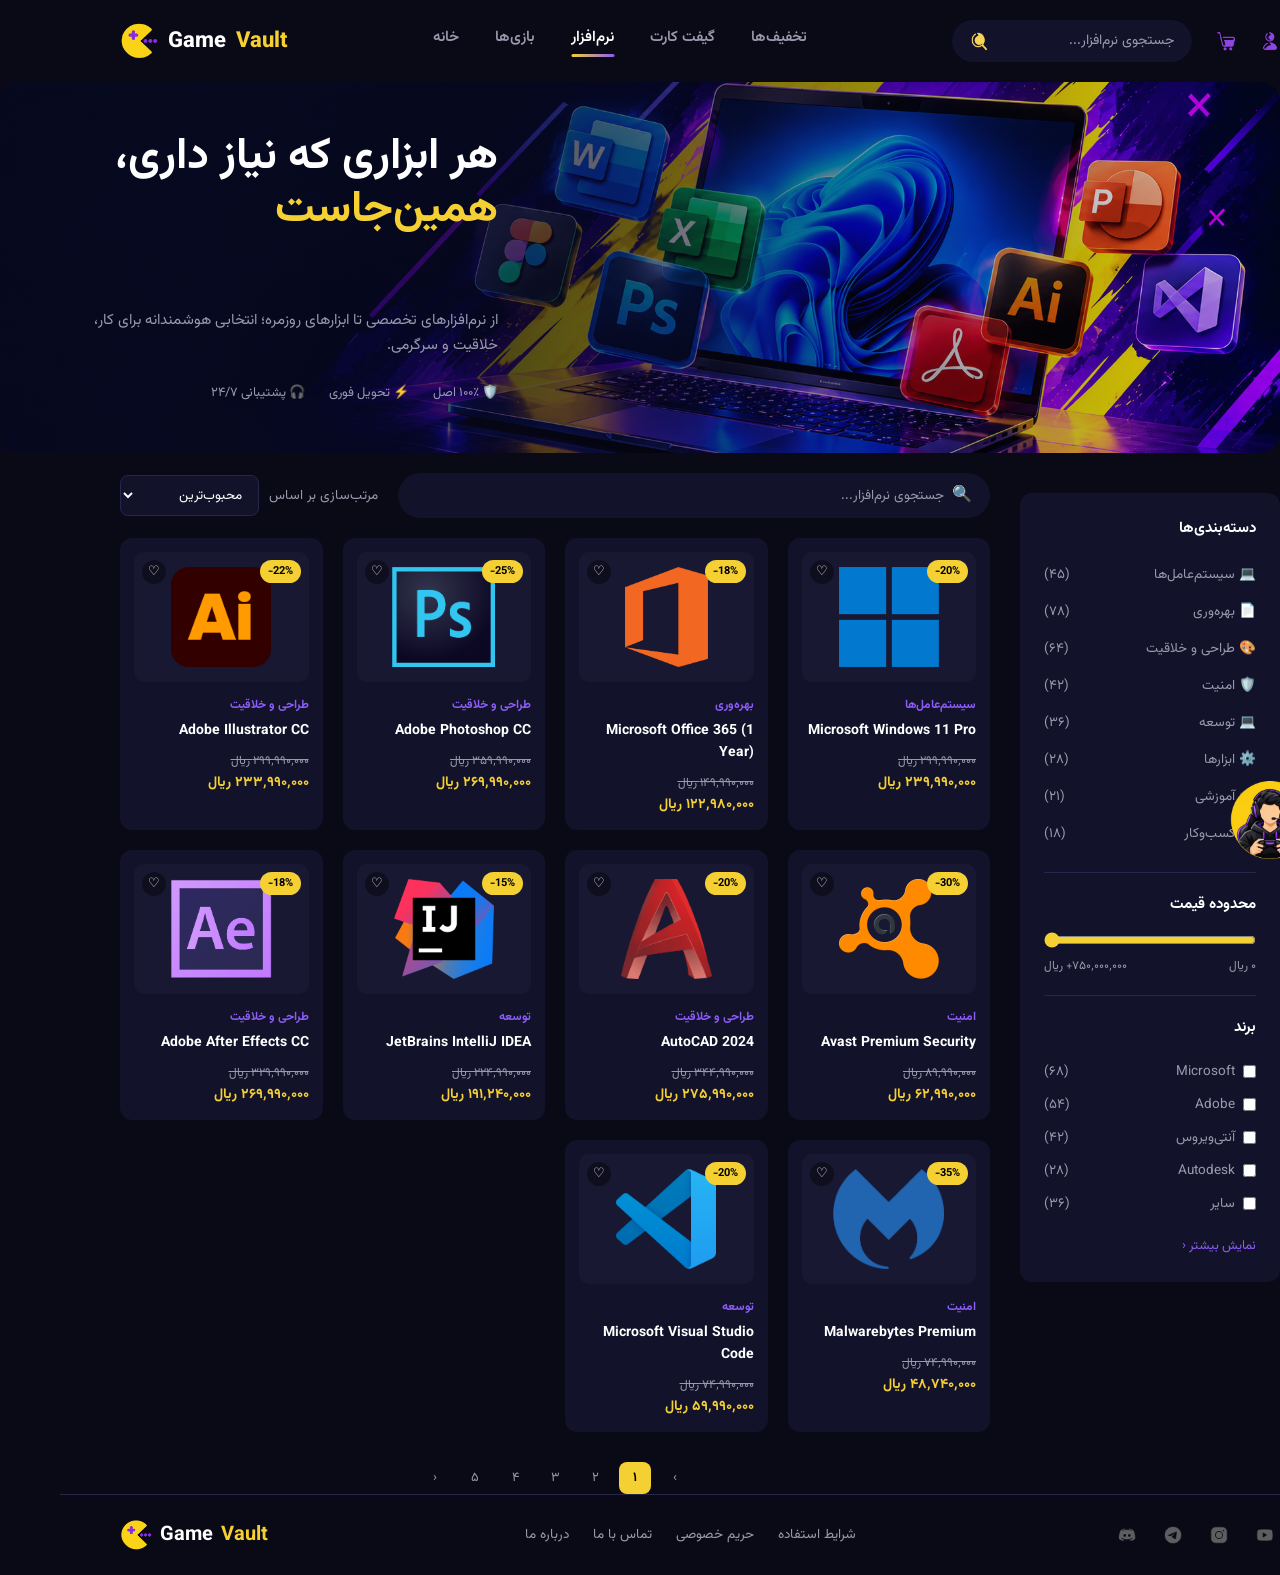
<file: software/software.html>
<!DOCTYPE html>
<html lang="fa" dir="rtl">
<head>
<meta charset="UTF-8">
<meta name="viewport" content="width=device-width, initial-scale=1.0">
<title>GameVault - نرم‌افزار</title>
<link rel="stylesheet" href="software.css">
<link rel="stylesheet" href="../login-modal/login-modal.css">  
<link rel="stylesheet" href="software_fa.css">

<link rel="stylesheet" href="../responsive.css">
</head>
<body>
  <div class="fixed-icon-final">
    <a href="../contact_us/contact.html">
      <img src="../img/icons/contact_us.png" alt="تماس با ما" srcset="">
    </a>
  </div>


  <header>
    <div class="wrapper header-inner site-header">
      <div class="logo">
        <img src="../img/icons/game_valet_icon.png" alt="لوگوی GameVault">
        Game<span>Vault</span>
      </div>

      <nav>
        <a href="../home/game.html" >خانه</a>
        <a href="../games/games.html">بازی‌ها</a>
        <a href="../software/software.html">نرم‌افزار</a>
        <a href="../gift-cards/gift-cards.html">گیفت کارت</a>
        <a href="../deals/deals.html">تخفیف‌ها</a>
      </nav>

      <div class="header-actions">
        <div class="search-box">
          <a href=""><img src="../img/icons/search.png" alt="جستجو"></a>
          <input type="text" placeholder="جستجوی نرم‌افزار..." data-hints="Windows 11|Office 365|Photoshop|Illustrator|Avast|AutoCAD|IntelliJ IDEA|Visual Studio Code">
        </div>
        <div class="icon-btn">
          <img src="../img/icons/shopping.png" alt="سبد خرید">
        </div>
        <div class="icon-btn js-open-login">
          <img src="../img/icons/user.png" alt="حساب کاربری">
        </div>
      </div>
    </div>
  </header>


  <section class="wrapper hero">
    <div class="hero-text">
      <h1>هر ابزاری که نیاز داری،<span class="highlight"> همین‌جاست</span></h1>
      <p>از نرم‌افزارهای تخصصی تا ابزارهای روزمره؛ انتخابی هوشمندانه برای کار، خلاقیت و سرگرمی.</p>

      <div class="hero-features">
        <div class="hero-feature">🛡️ ۱۰۰٪ اصل</div>
        <div class="hero-feature">⚡ تحویل فوری</div>
        <div class="hero-feature">🎧 پشتیبانی ۲۴/۷</div>
      </div>
    </div>

    <div class="hero-visual">
      <img src="../img/soft_wear/sofrware_hero.png" alt="آیکون نرم‌افزارها دور یک لپ‌تاپ" class="hero-visual-img">
      <div class="hero-overlay"></div>
    </div>
  </section>

  <section class="wrapper catalog">

    <aside class="sidebar">
      <h3>دسته‌بندی‌ها</h3>
      <ul class="category-list">
        <li data-cat="os">💻 سیستم‌عامل‌ها <span>(۴۵)</span></li>
        <li data-cat="productivity">📄 بهره‌وری <span>(۷۸)</span></li>
        <li data-cat="design">🎨 طراحی و خلاقیت <span>(۶۴)</span></li>
        <li data-cat="security">🛡️ امنیت <span>(۴۲)</span></li>
        <li data-cat="development">💻 توسعه <span>(۳۶)</span></li>
        <li data-cat="utilities">⚙️ ابزارها <span>(۲۸)</span></li>
        <li data-cat="education">🎓 آموزشی <span>(۲۱)</span></li>
        <li data-cat="business">💼 کسب‌وکار <span>(۱۸)</span></li>
      </ul>

      <hr>

      <h3>محدوده قیمت</h3>
      <input type="range" min="0" max="500" value="500" class="price-slider">
      <div class="price-labels">
        <span class="price-min">۰ ریال</span>
        <span class="price-max">۷۵۰٬۰۰۰٬۰۰۰+ ریال</span>
      </div>

      <hr>

      <h3>برند</h3>
      <label class="checkbox-row" data-brand="microsoft"><input type="checkbox"> Microsoft <span>(۶۸)</span></label>
      <label class="checkbox-row" data-brand="adobe"><input type="checkbox"> Adobe <span>(۵۴)</span></label>
      <label class="checkbox-row" data-brand="antivirus"><input type="checkbox"> آنتی‌ویروس <span>(۴۲)</span></label>
      <label class="checkbox-row" data-brand="autodesk"><input type="checkbox"> Autodesk <span>(۲۸)</span></label>
      <label class="checkbox-row" data-brand="others"><input type="checkbox"> سایر <span>(۳۶)</span></label>

      <a href="#" class="show-more">نمایش بیشتر ‹</a>
    </aside>

    <!-- محصولات -->
    <div class="products">

      <div class="products-toolbar">
        <div class="toolbar-search">
          🔍
          <input type="text" placeholder="جستجوی نرم‌افزار...">
        </div>
        <div class="toolbar-sort">
          مرتب‌سازی بر اساس
          <select>
            <option>محبوب‌ترین</option>
            <option>قیمت: کم به زیاد</option>
            <option>قیمت: زیاد به کم</option>
            <option>جدیدترین</option>
          </select>
        </div>
      </div>

      <div class="products-grid">

        <div class="product-card" data-cat="os" data-brand="microsoft">
          <div class="product-image">
            <span class="discount-badge">-20%</span>
            <span class="wishlist-btn">♡</span>
            <a href=""><img src="../img/soft_wear/windows-11_logo.png" alt="Windows 11"></a>
          </div>
          <div class="product-category">سیستم‌عامل‌ها</div>
          <h4>Microsoft Windows 11 Pro</h4>
          <div class="price-row">
            <span class="price-old" data-usd="199.99">۲۹۹٬۹۹۰٬۰۰۰ ریال</span>
            <span class="price-new" data-usd="159.99">۲۳۹٬۹۹۰٬۰۰۰ ریال</span>
          </div>
        </div>

        <div class="product-card" data-cat="productivity" data-brand="microsoft">
          <div class="product-image">
            <span class="discount-badge">-18%</span>
            <span class="wishlist-btn">♡</span>
            <a href=""><img src="../img/soft_wear/Microsoft_365.png" alt="Microsoft 365"></a>
          </div>
          <div class="product-category">بهره‌وری</div>
          <h4>Microsoft Office 365 (1 Year)</h4>
          <div class="price-row">
            <span class="price-old" data-usd="99.99">۱۴۹٬۹۹۰٬۰۰۰ ریال</span>
            <span class="price-new" data-usd="81.99">۱۲۲٬۹۸۰٬۰۰۰ ریال</span>
          </div>
        </div>

        <div class="product-card" data-cat="design" data-brand="adobe">
          <div class="product-image">
            <span class="discount-badge">-25%</span>
            <span class="wishlist-btn">♡</span>
            <a href=""><img src="../img/soft_wear/Adobe_Photoshop.png" alt="Adobe Photoshop"></a>
          </div>
          <div class="product-category">طراحی و خلاقیت</div>
          <h4>Adobe Photoshop CC</h4>
          <div class="price-row">
            <span class="price-old" data-usd="239.99">۳۵۹٬۹۹۰٬۰۰۰ ریال</span>
            <span class="price-new" data-usd="179.99">۲۶۹٬۹۹۰٬۰۰۰ ریال</span>
          </div>
        </div>

        <div class="product-card" data-cat="design" data-brand="adobe">
          <div class="product-image">
            <span class="discount-badge">-22%</span>
            <span class="wishlist-btn">♡</span>
            <a href=""><img src="../img/soft_wear/Adobe Illustrator Logo.png" alt="Adobe Illustrator"></a>
          </div>
          <div class="product-category">طراحی و خلاقیت</div>
          <h4>Adobe Illustrator CC</h4>
          <div class="price-row">
            <span class="price-old" data-usd="199.99">۲۹۹٬۹۹۰٬۰۰۰ ریال</span>
            <span class="price-new" data-usd="155.99">۲۳۳٬۹۹۰٬۰۰۰ ریال</span>
          </div>
        </div>

        <div class="product-card" data-cat="security" data-brand="antivirus">
          <div class="product-image">
            <span class="discount-badge">-30%</span>
            <span class="wishlist-btn">♡</span>
            <a href=""><img src="../img/soft_wear/Avast.png" alt="Avast"></a>
          </div>
          <div class="product-category">امنیت</div>
          <h4>Avast Premium Security</h4>
          <div class="price-row">
            <span class="price-old" data-usd="59.99">۸۹٬۹۹۰٬۰۰۰ ریال</span>
            <span class="price-new" data-usd="41.99">۶۲٬۹۹۰٬۰۰۰ ریال</span>
          </div>
        </div>

        <div class="product-card" data-cat="design" data-brand="autodesk">
          <div class="product-image">
            <span class="discount-badge">-20%</span>
            <span class="wishlist-btn">♡</span>
            <a href=""><img src="../img/soft_wear/AutoCAD.png" alt="AutoCAD"></a>
          </div>
          <div class="product-category">طراحی و خلاقیت</div>
          <h4>AutoCAD 2024</h4>
          <div class="price-row">
            <span class="price-old" data-usd="229.99">۳۴۴٬۹۹۰٬۰۰۰ ریال</span>
            <span class="price-new" data-usd="183.99">۲۷۵٬۹۹۰٬۰۰۰ ریال</span>
          </div>
        </div>

        <div class="product-card" data-cat="development" data-brand="others">
          <div class="product-image">
            <span class="discount-badge">-15%</span>
            <span class="wishlist-btn">♡</span>
            <a href=""><img src="../img/soft_wear/IntelliJ IDEA.png" alt="IntelliJ IDEA"></a>
          </div>
          <div class="product-category">توسعه</div>
          <h4>JetBrains IntelliJ IDEA</h4>
          <div class="price-row">
            <span class="price-old" data-usd="149.99">۲۲۴٬۹۹۰٬۰۰۰ ریال</span>
            <span class="price-new" data-usd="127.49">۱۹۱٬۲۴۰٬۰۰۰ ریال</span>
          </div>
        </div>

        <div class="product-card" data-cat="design" data-brand="adobe">
          <div class="product-image">
            <span class="discount-badge">-18%</span>
            <span class="wishlist-btn">♡</span>
            <a href=""><img src="../img/soft_wear/Adobe After Effects.png" alt="Adobe After Effects"></a>
          </div>
          <div class="product-category">طراحی و خلاقیت</div>
          <h4>Adobe After Effects CC</h4>
          <div class="price-row">
            <span class="price-old" data-usd="219.99">۳۲۹٬۹۹۰٬۰۰۰ ریال</span>
            <span class="price-new" data-usd="179.99">۲۶۹٬۹۹۰٬۰۰۰ ریال</span>
          </div>
        </div>

        <div class="product-card" data-cat="security" data-brand="antivirus">
          <div class="product-image">
            <span class="discount-badge">-35%</span>
            <span class="wishlist-btn">♡</span>
            <a href=""><img src="../img/soft_wear/Malwarebytes.png" alt="Malwarebytes"></a>
          </div>
          <div class="product-category">امنیت</div>
          <h4>Malwarebytes Premium</h4>
          <div class="price-row">
            <span class="price-old" data-usd="49.99">۷۴٬۹۹۰٬۰۰۰ ریال</span>
            <span class="price-new" data-usd="32.49">۴۸٬۷۴۰٬۰۰۰ ریال</span>
          </div>
        </div>

        <div class="product-card" data-cat="development" data-brand="microsoft">
          <div class="product-image">
            <span class="discount-badge">-20%</span>
            <span class="wishlist-btn">♡</span>
            <a href=""><img src="../img/soft_wear/Visual Studio_Code_Logo.png" alt="Visual Studio Code"></a>
          </div>
          <div class="product-category">توسعه</div>
          <h4>Microsoft Visual Studio Code</h4>
          <div class="price-row">
            <span class="price-old" data-usd="49.99">۷۴٬۹۹۰٬۰۰۰ ریال</span>
            <span class="price-new" data-usd="39.99">۵۹٬۹۹۰٬۰۰۰ ریال</span>
          </div>
        </div>

      </div>

      <div class="pagination">
        <span class="page-btn">›</span>
        <span class="page-btn">۱</span>
        <span class="page-btn">۲</span>
        <span class="page-btn">۳</span>
        <span class="page-btn">۴</span>
        <span class="page-btn">۵</span>
        <span class="page-btn">‹</span>
      </div>

    </div>
  </section>


  <footer>
    <div class="wrapper footer-inner">
      <div class="logo">
        <img src="../img/icons/game_valet_icon.png" alt="لوگوی GameVault">
        Game<span>Vault</span>
      </div>
      <div class="footer-links">
        <a href="../about_us/about.html">درباره ما</a>
        <a href="../contact_us/contact.html">تماس با ما</a>
        <a href="#">حریم خصوصی</a>
        <a href="#">شرایط استفاده</a>
      </div>
            <div class="social-links">
        <span><img src="../img/icons/discord.png" alt="Discord"></span>
        <span><img src="../img/icons/telegram.png" alt="Twitter"></span>
        <span><img src="../img/icons/instagram.png" alt="Instagram"></span>
        <span><img src="../img/icons/youtube.png" alt="YouTube"></span>
      </div>
    </div>
  </footer>
  
<!-- ===================== modal ===================== -->

<div class="modal-overlay" id="loginOverlay">
  <div class="login-modal">
    <button class="modal-close" id="loginClose">✕</button>

    <div class="modal-form-side">
      <h2>خوش برگشتی</h2>
      <p>برای ادامه وارد حساب کاربری‌ات شو.</p>

      <div class="error-banner" id="loginError"></div>
      <div class="success-banner" id="loginSuccess"></div>

      <form id="loginForm" novalidate>
        <div class="form-group">
          <label for="loginEmail">آدرس ایمیل</label>
          <div class="input-icon-wrap">
            <span class="input-icon-left">✉️</span>
            <input type="email" id="loginEmail" placeholder="you@example.com" autocomplete="email" required>
          </div>
        </div>

        <div class="form-group">
          <label for="loginPassword">رمز عبور</label>
          <div class="input-icon-wrap">
            <span class="input-icon-left">🔒</span>
            <input type="password" id="loginPassword" placeholder="رمز عبور" autocomplete="current-password" required>
            <button type="button" class="toggle-password" id="togglePassword">👁️</button>
          </div>
        </div>

        <div class="form-row-between">
          <label class="remember-me">
            <input type="checkbox">
            مرا به خاطر بسپار
          </label>
          <a href="#" class="forgot-link">رمز عبورت را فراموش کرده‌ای؟</a>
        </div>

        <button type="submit" class="submit-btn">ورود</button>
      </form>
      <p class="modal-switch">حساب نداری؟ <a href="#" id="showSignup">ثبت‌نام</a></p>

      <div id="signupBox" style="display:none">
        <h2>ساخت حساب جدید</h2>
        <p>اطلاعاتت را وارد کن تا حسابت ساخته شود.</p>

        <div class="signup-msg signup-error" id="signupError"></div>
        <div class="signup-msg signup-success" id="signupSuccess"></div>

        <form id="signupForm" novalidate>
          <div class="form-group">
            <label for="signupName">نام و نام خانوادگی</label>
            <div class="input-icon-wrap">
              <span class="input-icon-left">👤</span>
              <input type="text" id="signupName" placeholder="نام و نام خانوادگی" autocomplete="name" required>
            </div>
          </div>

          <div class="form-group">
            <label for="signupEmail">آدرس ایمیل</label>
            <div class="input-icon-wrap">
              <span class="input-icon-left">✉️</span>
              <input type="email" id="signupEmail" placeholder="you@example.com" autocomplete="email" required>
            </div>
          </div>

          <div class="form-group">
            <label for="signupPassword">رمز عبور</label>
            <div class="input-icon-wrap">
              <span class="input-icon-left">🔒</span>
              <input type="password" id="signupPassword" placeholder="رمز عبور" autocomplete="new-password" required>
            </div>
          </div>

          <div class="form-group">
            <label for="signupConfirm">تکرار رمز عبور</label>
            <div class="input-icon-wrap">
              <span class="input-icon-left">🔒</span>
              <input type="password" id="signupConfirm" placeholder="تکرار رمز عبور" autocomplete="new-password" required>
            </div>
          </div>

          <button type="submit" class="submit-btn">ثبت‌نام</button>
        </form>

        <p class="modal-switch">قبلاً ثبت‌نام کرده‌ای؟ <a href="#" id="showLogin">ورود</a></p>
      </div>
    </div>

    <div class="modal-image-side">

      <video src="../login-modal/login-modal.mp4" autoplay muted loop playsinline></video>
    </div>
  </div>
</div>

<script src="../login-modal/login-modal.js"></script>
<script src="software.js"></script>


</body>
</html>
</file>
<file: about_us/about.css>
:root{
    --bg: #0A0916;
    --panel: #12122A;
    --panel-2: #181832;
    --line: #26264a;
    --yellow: #F5D033;
    --purple: #8B5CF6;
    --text: #FFFFFF;
    --text-muted: #9A9AAE;
}

* {
    margin: 0;
    padding: 0;
    box-sizing: border-box;
}

body {
    background-color: var(--bg);
    color: var(--text);
    font-family: Arial, Helvetica, sans-serif;
}

.wrapper {
    max-width: 1300px;
    margin: 0 auto;
    padding: 0 24px;
}

/* ================= هدر ================= */
header {
    border-bottom: 1px solid var(--line);
}

.header-inner {
    display: flex;
    align-items: center;
    gap: 40px;
    height: 72px;
}

.logo {
    display: flex;
    align-items: center;
    gap: 8px;
    font-size: 20px;
    font-weight: bold;
}

.logo img {
    width: 32px;
    height: 32px;
}

.logo span {
    color: var(--yellow);
}

nav {
  display: flex;
  gap: 36px;
  list-style: none;
}

nav a{
  color: var(--text-muted);
  text-decoration: none;
  font-size: 15px;
  font-weight: 600;
  position: relative;    
  padding-bottom: 8px;
  transition: color 0.3s ease;
  display: flex;
  flex-direction: column;
  align-items: END;

}
nav a::after {
  content: '';
  position: absolute;
  bottom: 0;
  left: 50%;
  width: 0;
  height: 2.5px;
  background: linear-gradient(90deg, var(--yellow), var(--purple));
  transition: all 0.5s cubic-bezier(0.25, 0.46, 0.45, 0.94);
  border-radius: 10px;
  transform: translateX(-50%);
}

nav a:hover::after {
  width: 100%;
}

nav a:hover {
  color: var(--text-muted);
}


.header-actions {
    display: flex;
    align-items: center;
    gap: 20px;
    margin-left: auto;
}

.search-box {
    display: flex;
    align-items: center;
    gap: 8px;
    background-color: var(--panel);
    border-radius: 30px;
    padding: 8px 16px;
    width: 220px;
}

.search-box input {
    background: transparent;
    border: none;
    outline: none;
    color: var(--text);
    font-size: 13px;
    width: 100%;
}

.search-box input::placeholder {
    color: var(--text-muted);
}

.icon-btn {
    position: relative;
    cursor: pointer;
    font-size: 18px;
}

/* ================= hero ================= */
.hero {
    position: relative;
    min-height: 720px;
    overflow: hidden;
}

.hero-bg {
    position: absolute;
    inset: 0;
    width: 100%;
    height: 100%;
    object-fit: cover;
    z-index: 0;
}

.hero-overlay {
    position: absolute;
    inset: 0;
    background: linear-gradient(90deg, rgba(10, 9, 22, 0.9) 30%, rgba(10, 9, 22, 0.15) 75%);
    z-index: 1;
}

.hero-content {
    position: absolute;
    top: 90px;
    left: 60px;
    z-index: 2;
    max-width: 500px;
}

.eyebrow {
    display: flex;
    align-items: center;
    gap: 12px;
    color: var(--yellow);
    font-size: 14px;
    font-weight: bold;
    margin-bottom: 16px;
}

.eyebrow .dash {
    width: 40px;
    height: 2px;
    background-color: var(--yellow);
}

.hero-content h1 {
    font-size: 40px;
    line-height: 1.2;
    margin-bottom: 18px;
}

.hero-content .highlight {
    color: var(--yellow);
}

.hero-content p {
    color: var(--text-muted);
    font-size: 14.5px;
    line-height: 1.8;
    margin-bottom: 30px;
}

.stats-row {
    display: flex;
    gap: 24px;
    flex-wrap: wrap;
}

.stat {
    display: flex;
    align-items: center;
    gap: 10px;
}

.stat-icon {
    display: flex;
    align-items: center;
    justify-content: center;
    width: 34px;
    height: 34px;
    background-color: var(--panel-2);
    border-radius: 8px;
    flex-shrink: 0;
}

.stat-icon img {
    width: 18px;
    height: 18px;
}

.stat strong {
    display: block;
    font-size: 17px;
}

.stat span {
    color: var(--text-muted);
    font-size: 12px;
}

/* ---- کارت Why Choose Us ---- */
.why-card {
    position: absolute;
    left: 60px;
    right: 60px;
    bottom: 40px;
    z-index: 2;
    background-color: rgba(10, 9, 22, 0.85);
    border: 1px solid var(--line);
    border-radius: 16px;
    padding: 40px;
    display: flex;
    gap: 40px;
}

.why-text {
    flex: 1;
    max-width: 320px;
    position: relative;
}

.why-text h2 {
    font-size: 24px;
    margin-bottom: 14px;
}

.why-text p {
    color: var(--text-muted);
    font-size: 13.5px;
    line-height: 1.7;
    margin-bottom: 16px;
}

.scribble {
    width: 90px;
    height: auto;
}

.why-features {
    flex: 2;
    display: grid;
    grid-template-columns: repeat(4, 1fr);
    gap: 20px;
}

.feature-icon {
    display: flex;
    align-items: center;
    justify-content: center;
    width: 52px;
    height: 52px;
    border: 1px solid var(--purple);
    border-radius: 12px;
    margin-bottom: 14px;
    transition: background-color 0.2s ease;
}

.feature-icon img {
    width: 22px;
    height: 22px;
}

.feature:hover .feature-icon {
    background-color: var(--purple);
}

.feature h4 {
    font-size: 14.5px;
    margin-bottom: 8px;
}

.feature p {
    color: var(--text-muted);
    font-size: 12.5px;
    line-height: 1.7;
}

@media (max-width: 1000px) {
    .why-card {
        flex-direction: column;
    }
    .why-features {
        grid-template-columns: repeat(2, 1fr);
    }
}

/* ================= footer ================= */
footer {
    border-top: 1px solid var(--line);
    padding: 24px 0;
}

.footer-inner {
    display: flex;
    justify-content: space-between;
    align-items: center;
    flex-wrap: wrap;
    gap: 16px;
}

.footer-links {
    display: flex;
    gap: 24px;
}

.footer-links a {
    color: var(--text-muted);
    text-decoration: none;
    font-size: 13.5px;
    transition: color 0.2s ease;
}

.footer-links a:hover {
    color: var(--text);
}

.social-links {
    display: flex;
    gap: 16px;
}

.social-links span {
    display: flex;
    align-items: center;
    justify-content: center;
    width: 30px;
    height: 30px;
    cursor: pointer;
    opacity: 0.8;
    transition: opacity 0.2s ease;
}

.social-links span:hover {
    opacity: 1;
}

.social-links img {
    width: 18px;
    height: 18px;
}
</file>
<file: login-modal/login-modal.css>
:root {
    --bg: #0A0916;
    --panel: #12122A;
    --panel-2: #181832;
    --line: #26264a;
    --yellow: #F5D033;
    --purple: #8B5CF6;
    --text: #FFFFFF;
    --text-muted: #9A9AAE;
    --error-bg: #DC2626;
}

.modal-overlay {
    position: fixed;
    inset: 0;
    background-color: rgba(5, 5, 15, 0.8);
    display: none;
    align-items: center;
    justify-content: center;
    padding: 20px;
    z-index: 1000;
}

.modal-overlay.active {
    display: flex;
}

.login-modal {
    position: relative;
    display: flex;
    width: min(920px, 100%);
    max-height: 90vh;
    overflow: auto;
    background-color: var(--panel);
    border: 1px solid var(--purple);
    border-radius: 20px;
    box-shadow: 0 30px 60px rgba(0, 0, 0, 0.6);
}

.modal-close {
    position: absolute;
    top: 16px;
    right: 16px;
    width: 34px;
    height: 34px;
    border-radius: 50%;
    background-color: var(--panel-2);
    color: var(--text);
    border: 1px solid var(--line);
    font-size: 16px;
    cursor: pointer;
    display: flex;
    align-items: center;
    justify-content: center;
    transition: background-color 0.2s ease, transform 0.2s ease;
}

.modal-close:hover {
    background-color: var(--yellow);
    color: #000;
    transform: rotate(90deg);
}


.modal-form-side {
    flex: 1;
    min-width: 300px;
    padding: 48px 40px;
}

.modal-form-side h2 {
    font-size: 28px;
    margin-bottom: 8px;
}

.modal-form-side > p {
    color: var(--text-muted);
    font-size: 14px;
    margin-bottom: 28px;
}

.form-group {
    margin-bottom: 20px;
}

.form-group label {
    display: block;
    font-size: 13.5px;
    font-weight: bold;
    margin-bottom: 8px;
}

.input-icon-wrap {
    position: relative;
}

.input-icon-wrap input {
    width: 100%;
    background-color: var(--bg);
    border: 1px solid var(--line);
    border-radius: 10px;
    padding: 12px 40px;
    color: var(--text);
    font-size: 14px;
    outline: none;
    transition: border-color 0.2s ease;
}

.input-icon-wrap input:focus {
    border-color: var(--purple);
}

.input-icon-wrap input::placeholder {
    color: var(--text-muted);
}

.input-icon-left {
    position: absolute;
    top: 50%;
    left: 12px;
    transform: translateY(-50%);
    color: var(--text-muted);
    pointer-events: none;
}

.toggle-password {
    position: absolute;
    top: 50%;
    right: 12px;
    transform: translateY(-50%);
    background: none;
    border: none;
    color: var(--text-muted);
    cursor: pointer;
    font-size: 15px;
    padding: 4px;
}

.toggle-password:hover {
    color: var(--text);
}

.form-row-between {
    display: flex;
    align-items: center;
    justify-content: space-between;
    margin-bottom: 24px;
    font-size: 13.5px;
}

.remember-me {
    display: flex;
    align-items: center;
    gap: 8px;
    color: var(--text-muted);
    cursor: pointer;
}

.remember-me input {
    accent-color: var(--yellow);
}

.forgot-link {
    color: var(--purple);
    text-decoration: none;
}

.forgot-link:hover {
    text-decoration: underline;
}

.error-banner {
    display: none;
    background-color: var(--error-bg);
    color: #fff;
    font-size: 13.5px;
    padding: 12px 14px;
    border-radius: 8px;
    margin-bottom: 18px;
}

.error-banner.show {
    display: block;
}

.success-banner {
    display: none;
    background-color: #16a34a;
    color: #fff;
    font-size: 13.5px;
    padding: 12px 14px;
    border-radius: 8px;
    margin-bottom: 18px;
}

.success-banner.show {
    display: block;
}

.submit-btn {
    width: 100%;
    background-color: var(--yellow);
    color: #000;
    font-weight: bold;
    font-size: 15px;
    padding: 14px 0;
    border: none;
    border-radius: 10px;
    cursor: pointer;
    transition: background-color 0.2s ease, transform 0.2s ease;
}

.submit-btn:hover {
    background-color: #ffe066;
    transform: translateY(-2px);
}


.modal-image-side {
    position: relative;
    flex: 1;
    min-width: 300px;
    min-height: 420px;
    background-color: var(--panel-2);
    overflow: hidden;
}

.modal-image-side video {
    position: absolute;
    inset: 0;
    width: 100%;
    height: 100%;
    object-fit: cover;
}

.modal-tagline {
    position: absolute;
    left: 32px;
    right: 32px;
    bottom: 32px;
    color: var(--text);
    font-size: 26px;
    font-weight: bold;
    line-height: 1.3;
    text-shadow: 0 2px 10px rgba(0, 0, 0, 0.6);
}

@media (max-width: 720px) {
    .modal-image-side {
        display: none;
    }
}


/* =====================================================
   جستجوی هوشمند: پیشنهاد با عکس کوچک + تاریخچه
   این کد را آخر فایل CSS (مثل games_fa.css) هر صفحه بگذار.
   ===================================================== */
.search-box { position: relative; }

.search-suggest {
  display: none;
  position: absolute;
  top: calc(100% + 8px);
  right: 0;                       /* به لبه راست کادر جستجو چسبیده، تا از صفحه بیرون نزند */
  width: 360px;
  max-width: calc(100vw - 24px);
  max-height: 420px;
  overflow-y: auto;
  z-index: 2000;
  background-color: var(--panel);
  border: 1px solid var(--line);
  border-radius: 14px;
  padding: 6px;
  box-shadow: 0 16px 40px rgba(0, 0, 0, 0.5);
  direction: rtl;
  text-align: right;
}
.search-suggest.open { display: block; }

/* عنوان کوچک بالای لیست */
.ss-head {
  display: flex;
  align-items: center;
  justify-content: space-between;
  padding: 8px 10px 6px;
  font-size: 12px;
  color: var(--text-muted);
}
.ss-head button {
  background: none;
  border: 0;
  color: var(--yellow);
  font: inherit;
  cursor: pointer;
}
.ss-head button:hover { text-decoration: underline; }

/* هر ردیف (هم پیشنهادها، هم تاریخچه) */
.ss-row {
  display: flex;
  align-items: center;
  gap: 12px;
  padding: 8px 10px;
  border-radius: 10px;
  color: var(--text);
  text-decoration: none;
  cursor: pointer;
  transition: background-color 0.15s ease;
}
.ss-row:hover,
.ss-row.active { background-color: var(--panel-2); }

/* عکس کوچک محصول */
.ss-thumb {
  width: 44px;
  height: 44px;
  border-radius: 8px;
  object-fit: cover;
  flex-shrink: 0;
  background-color: var(--panel-2);
}
.ss-thumb-icon { object-fit: contain; padding: 8px; }   /* آیکون گیفت کارت‌ها */

.ss-info {
  display: flex;
  flex-direction: column;
  gap: 2px;
  min-width: 0;
  flex: 1;
}
.ss-name {
  font-size: 13.5px;
  direction: ltr;                 /* اسم‌ها انگلیسی‌اند */
  text-align: right;
  white-space: nowrap;
  overflow: hidden;
  text-overflow: ellipsis;
}
.ss-name mark {
  background: none;
  color: var(--yellow);
  font-weight: bold;
}
.ss-type { font-size: 11.5px; color: var(--text-muted); }
.ss-price {
  font-size: 12px;
  color: var(--yellow);
  font-weight: bold;
  white-space: nowrap;
}

/* ردیف‌های تاریخچه */
.ss-history .ss-name { direction: rtl; flex: 1; }
.ss-clock { font-size: 14px; opacity: 0.8; }
.ss-remove {
  background: none;
  border: 0;
  color: var(--text-muted);
  font-size: 13px;
  cursor: pointer;
  padding: 4px 6px;
  border-radius: 6px;
}
.ss-remove:hover { color: var(--text); background-color: var(--line); }

.ss-empty {
  padding: 18px 10px;
  text-align: center;
  font-size: 13px;
  color: var(--text-muted);
}


@media (max-width: 900px) {
  .search-suggest { left: 0; right: 0; width: auto; max-width: none; }
}
</file>
<file: about_us/about_fa.css>
/* =====================================================
   about_fa.css (بخش اول)
   هدر، نوبار، فونت فارسی، مودال و موبایل (کد مستقل صفحه نرم‌افزار)
   (هدر و نویگیشن، فونت فارسی، منوی موبایل و افکت‌های مشترک)

   رنگ‌ها فقط از متغیرهای خود سایت (:root) آمده‌اند.
   ===================================================== */

@import url('https://fonts.googleapis.com/css2?family=Vazirmatn:wght@400;600;700;800&display=swap');

/* ---------- ۱) فونت فارسی ---------- */

body,
input,
button,
select,
textarea {
  font-family: 'Vazirmatn', Tahoma, Arial, sans-serif;
}

/* ---------- ۲) هدر: اندازه و فاصله‌ها (مرجع: صفحه اصلی) ---------- */
.site-header {
  display: flex;
  justify-content: space-between;
  align-items: center;
  gap: 24px;
  padding: 20px 60px;
  max-width: none;
  height: auto;
  margin: 0;
}

.site-header .logo {
  display: flex;
  align-items: center;
  gap: 10px;
  font-size: 22px;
  font-weight: 800;
}

.site-header .logo img {
  width: 38px;
  height: 38px;
}

/* نویگیشن (چه لینک‌ها داخل ul باشند، چه مستقیم داخل nav) */
.site-header nav,
.site-header nav ul {
  display: flex;
  gap: 36px;
  list-style: none;
}

.site-header nav a {
  display: block;
  position: relative;
  padding-bottom: 8px;
  color: var(--text-muted);
  text-decoration: none;
  font-size: 15px;
  font-weight: 600;
  transition: color 0.3s ease;
}

/* لینک صفحه‌ای که الان داخلش هستی (جاوا اسکریپت کلاس active می‌دهد) */
.site-header nav a.active {
  color: var(--text);
}
.site-header nav a.active::after {
  width: 100%;
}

/* سه گروه آیکن‌ها (جستجو، سبد خرید، کاربر) */
.site-header .header-actions {
  display: flex;
  align-items: center;
  gap: 24px;
  margin-left: 0;
}

.site-header .search-box {
  display: flex;
  align-items: center;
  gap: 8px;
  width: 240px;
  padding: 10px 18px;
}

.site-header .search-box input {
  font-size: 14px;
  direction: rtl;
}

/* همه آیکن‌ها هم‌اندازه و هم‌تراز، چه داخل لینک باشند چه نه */
.site-header .search-box a,
.site-header .icon-btn,
.site-header .icon-btn a {
  display: flex;
  align-items: center;
}

.site-header .header-actions img {
  width: 20px;
  height: 20px;
  mix-blend-mode: screen;
}

/* دکمه همبرگری (فقط موبایل؛ جاوا اسکریپت می‌سازدش) */
.menu-toggle {
  display: none;
  flex-direction: column;
  justify-content: center;
  align-items: center;
  gap: 4px;
  width: 36px;
  height: 36px;
  background: none;
  border: none;
  cursor: pointer;
}

.menu-toggle span {
  display: block;
  width: 20px;
  height: 2px;
  background: var(--text);
  border-radius: 10px;
  transition: transform 0.3s ease, opacity 0.3s ease;
}

.menu-toggle.open span:nth-child(1) { transform: translateY(6px) rotate(45deg); }
.menu-toggle.open span:nth-child(2) { opacity: 0; }
.menu-toggle.open span:nth-child(3) { transform: translateY(-6px) rotate(-45deg); }

/* ---------- ۳) افکت تایپ (مکان‌نمای چشمک‌زن) ---------- */
.eyebrow {
  letter-spacing: 0;   /* فاصله بین حروف، حروف فارسی را از هم جدا می‌کند */
  direction: rtl;
}

.eyebrow.typing::after {
  content: '|';
  color: var(--yellow);
  margin-right: 4px;
  animation: blink 0.8s steps(1) infinite;
}

@keyframes blink {
  50% { opacity: 0; }
}

/* ---------- ۴) ظاهر شدن آرام موقع اسکرول ---------- */
.reveal {
  opacity: 0;
}
.reveal.show {
  animation: fadeUp 0.7s ease both;
  animation-delay: var(--delay, 0s);
}

@keyframes fadeUp {
  from { opacity: 0; translate: 0 40px; }
  to   { opacity: 1; translate: 0 0; }
}

/* ---------- ۵) نوار پیشرفت اسکرول ---------- */
#scroll-progress {
  position: fixed;
  top: 0;
  left: 0;
  height: 3px;
  width: 0;
  z-index: 10000;
  background: linear-gradient(90deg, var(--yellow), var(--purple));
  border-radius: 0 10px 10px 0;
}

/* ---------- ۶) تبلت و موبایل ---------- */
@media (max-width: 900px) {

  body {
    overflow-x: hidden;
  }

  /* هدر دو ردیفه می‌شود: لوگو + آیکن‌ها، بعد کادر جستجو، بعد منو */
  .site-header {
    flex-wrap: wrap;
    padding: 14px 18px;
    gap: 12px 14px;
  }

  /* display: contents یعنی آیکن‌ها مستقیم عضو هدر حساب می‌شوند
     تا بتوانیم ترتیبشان را عوض کنیم */
  .site-header .header-actions {
    display: contents;
  }

  .site-header .logo         { order: 1; margin-inline-end: auto; }
  .site-header .icon-btn     { order: 2; }
  .site-header .menu-toggle  { order: 3; display: flex; }
  .site-header .search-box   { order: 4; width: 100%; }
  .site-header nav           { order: 5; }

  /* منو بسته است تا وقتی دکمه همبرگری زده شود */
  .site-header nav {
    display: none;
    flex-direction: column;
    width: 100%;
    gap: 0;
    padding: 6px 18px;
    background: var(--panel);
    border-radius: 14px;
  }
  .site-header nav.open {
    display: flex;
  }
  .site-header nav ul {
    flex-direction: column;
    gap: 0;
  }
  .site-header nav a {
    padding: 14px 0;
  }
}

@media (max-width: 600px) {
  .site-header .logo {
    font-size: 20px;
  }
  .site-header .logo img {
    width: 32px;
    height: 32px;
  }

  /* آیکن ثابت پشتیبانی: همان یک آیکن، فقط کوچک‌تر و کمی نزدیک‌تر به گوشه */
  .fixed-icon-final {
    bottom: 16px;
    right: 16px;
  }
  .fixed-icon-final a img {
    width: 56px;
  }
}

/* کسانی که انیمیشن را در سیستم‌شان خاموش کرده‌اند */
@media (prefers-reduced-motion: reduce) {
  .reveal { opacity: 1; }
  .reveal.show { animation: none; }
}

/* ---------- مودال ورود (مثل صفحه مبنا) ----------
   چیدمان مودال همان چپ‌به‌راست می‌ماند؛ فقط خود متن‌های فارسی راست‌چین‌اند. */
.modal-overlay {
  direction: ltr;
}
.modal-form-side h2,
.modal-form-side p,
.modal-form-side label,
.forgot-link,
.modal-tagline {
  direction: rtl;
}
#loginEmail {
  direction: ltr;   /* ایمیل همیشه انگلیسی است */
}


/* =====================================================
   بخش مخصوص صفحه درباره ما
   ===================================================== */

:root { --page-pad: 60px; }   /* فاصله کنار صفحه؛ در موبایل کمتر می‌شود */
@media (max-width: 900px) { :root { --page-pad: 20px; } }

header { border-bottom: 0; }   /* مثل صفحه اصلی، بدون خط زیر هدر */
.wrapper:not(.site-header) { max-width: none; padding: 0 var(--page-pad); }

/* لوگو سمت چپ، نوبار وسط، آیکون‌ها سمت راست؛ فوتر هم همین‌طور (مثل صفحه اصلی) */
.site-header { direction: ltr; }
.footer-inner { direction: ltr; }

/* آیکون پشتیبانی (این صفحه قبلاً نداشت؛ همان استایل بقیه صفحه‌ها) */
.fixed-icon-final { position: fixed; bottom: 30px; right: 30px; z-index: 9999; }
.fixed-icon-final a img { width: 80px; }

/* ---------- هیرو ----------
   نوشته‌ها سمت چپ (روی بخش تیره عکس) و کارت «چرا ما» پایین هیرو.
   به‌جای جای ثابت (absolute)، دو بخش زیر هم می‌نشینند؛ پس با متن فارسی
   که بلندتر است روی هم نمی‌افتند و هیرو اگر لازم شد بلندتر می‌شود. */
.hero {
  display: flex; flex-direction: column; justify-content: space-between;
  gap: 30px; direction: ltr;
  padding: 90px var(--page-pad) 40px;
}
.hero-content {
  position: relative; top: auto; left: auto;
  align-self: flex-start;
  direction: rtl; text-align: right;
}
.why-card { position: relative; left: auto; right: auto; bottom: auto; direction: rtl; }

/* ---------- ثبت‌نام / فرم ورود ---------- */
/* ---------- ثبت‌نام داخل مودال ---------- */
.modal-form-side { overflow-y: auto; max-height: 90vh; }

.modal-switch {
  margin-top: 16px; text-align: center; font-size: 13.5px;
  color: var(--text-muted, #9A9AAE); direction: rtl;
}
.modal-switch a { color: var(--yellow, #F5D033); font-weight: bold; text-decoration: none; }
.modal-switch a:hover { text-decoration: underline; }

#signupBox h2, #signupBox p, #signupBox label { direction: rtl; }
#signupEmail { direction: ltr; }

.signup-msg {
  display: none; padding: 10px 14px; border-radius: 8px;
  font-size: 13px; margin-bottom: 14px; direction: rtl;
}
.signup-error   { background: rgba(239, 68, 68, 0.12); color: #ff8a8a; border: 1px solid rgba(239, 68, 68, 0.4); }
.signup-success { background: rgba(34, 197, 94, 0.12); color: #6ee7a0; border: 1px solid rgba(34, 197, 94, 0.4); }

/* ---------- تبلت و موبایل ---------- */
@media (max-width: 1000px) {
  .hero { min-height: 0; padding: 40px var(--page-pad) 24px; }
  .hero-content { max-width: 100%; }
  .hero-content h1 { font-size: 30px; }
  /* روی موبایل نوشته‌ها روی عکس‌اند؛ سایه یکدست‌تر می‌شود تا خوانا بمانند */
  .hero-overlay {
    background: linear-gradient(0deg, rgba(10, 9, 22, 0.92) 30%, rgba(10, 9, 22, 0.55) 100%);
  }
  .why-card { padding: 24px; gap: 24px; }
  .why-text { max-width: 100%; }
}

@media (max-width: 700px) {
  .footer-inner { flex-direction: column; align-items: center; text-align: center; }
  .footer-links { flex-wrap: wrap; justify-content: center; }
}

@media (max-width: 600px) {
  .hero-content h1 { font-size: 26px; }
  .stats-row { gap: 16px; }
  .why-features { grid-template-columns: 1fr; }
}
</file>
<file: responsive.css>
/* =========================================================
   Responsive overrides for GameVault
   این فایل فقط برای واکنش‌گرایی است؛ استایل اصلی صفحات حفظ شده.
   ========================================================= */

*, *::before, *::after {
  box-sizing: border-box;
}

html {
  width: 100%;
  max-width: 100%;
  scroll-behavior: smooth;
}

body {
  width: 100%;
  max-width: 100%;
  overflow-x: hidden;
}

img, video, iframe {
  max-width: 100%;
}

button, input, select, textarea {
  max-width: 100%;
}

.wrapper {
  width: 100%;
  max-width: 1300px;
}

/* کارت‌ها و تصاویر نباید از عرض ستون بیرون بزنند. */
.game-card, .product-card, .gift-card, .related-card,
.contact-info-card, .contact-form-card, .why-card,
.sidebar, .main-col, .products, .game-info {
  min-width: 0;
}

.card-image img, .product-image img, .related-card img,
.game-card img, .gift-card img {
  max-width: 100%;
}

@media (max-width: 1100px) {
  .site-header {
    gap: 18px;
    padding-left: 24px;
    padding-right: 24px;
  }

  .site-header nav,
  .site-header nav ul {
    gap: 18px;
  }

  .site-header .search-box {
    width: min(220px, 24vw);
  }

  .catalog {
    grid-template-columns: 220px minmax(0, 1fr);
    gap: 20px;
  }

  .products-grid, .games-grid, .deals-grid, .cards-grid, .related-grid {
    grid-template-columns: repeat(3, minmax(0, 1fr));
  }
}

@media (max-width: 900px) {
  .wrapper {
    padding-left: 18px;
    padding-right: 18px;
  }

  /* منوی صفحات داخلی از قبل توسط JavaScript ساخته می‌شود. */
  .site-header {
    max-width: 100%;
  }

  .site-header .search-box {
    width: 100%;
  }

  .catalog, .layout {
    grid-template-columns: minmax(0, 1fr);
  }

  .catalog {
    gap: 20px;
  }

  .sidebar {
    width: 100%;
    margin-top: 0;
    padding: 18px;
  }

  .category-list {
    display: flex;
    gap: 8px;
    overflow-x: auto;
    padding-bottom: 5px;
  }

  .category-list li {
    flex: 0 0 auto;
    white-space: nowrap;
    margin-bottom: 0;
  }

  .hero {
    max-width: 100%;
  }

  .hero-content {
    position: relative;
    top: auto;
    left: auto;
    right: auto;
    bottom: auto;
    transform: none;
    width: 100%;
    max-width: 100%;
    padding: 30px 22px;
  }

  .hero-content h1, .hero-text h1 {
    font-size: clamp(25px, 4.5vw, 34px);
    line-height: 1.45;
    overflow-wrap: anywhere;
  }

  .hero-content p, .hero-text p {
    max-width: 100%;
  }

  .hero-features, .hero-buttons, .stats-row, .trust-row,
  .feature-tags, .hero-buttons, .footer-links {
    flex-wrap: wrap;
  }

  .hero-feature {
    gap: 10px;
  }

  .contact-section {
    grid-template-columns: repeat(2, minmax(0, 1fr));
    gap: 18px;
  }

  .why-card {
    flex-wrap: wrap;
    gap: 22px;
  }

  .why-text {
    max-width: 100%;
  }

  .game-top {
    flex-wrap: wrap;
    gap: 26px;
    padding-top: 28px;
  }

  .gallery-wrap, .game-info {
    flex: 1 1 100%;
    min-width: 0;
  }

  .gallery-wrap {
    flex-direction: column-reverse;
    gap: 12px;
  }

  .thumbs {
    flex-direction: row;
    overflow-x: auto;
    padding-bottom: 5px;
  }

  .thumb-label {
    flex: 0 0 auto;
  }

  .thumb {
    width: 64px;
    height: 64px;
  }

  .main-frame {
    width: 100%;
    height: auto;
    aspect-ratio: 16 / 9;
  }

  .slide, .main-image, .main-video {
    height: 100%;
  }

  .products-toolbar, .filters-row, .form-row, .form-bottom,
  .price-row, .action-row, .pagination {
    flex-wrap: wrap;
  }

  .products-toolbar > *, .filters-row > * {
    min-width: 0;
  }

  .denomination-row {
    flex-wrap: wrap;
    gap: 10px;
  }

  .hero-visual {
    max-width: 100%;
  }

  .footer-inner, .footer-top {
    flex-wrap: wrap;
    gap: 24px;
  }

  .modal-overlay {
    padding: 16px;
  }

  .login-modal {
    width: min(100%, 760px);
    max-width: 100%;
  }
}

@media (max-width: 700px) {
  .wrapper {
    padding-left: 14px;
    padding-right: 14px;
  }

  .products-grid, .games-grid, .deals-grid, .cards-grid, .related-grid {
    grid-template-columns: repeat(2, minmax(0, 1fr));
    gap: 14px;
  }

  .contact-section {
    grid-template-columns: minmax(0, 1fr);
  }

  .contact-info-card, .contact-form-card {
    width: 100%;
  }

  .hero {
    margin-top: 16px;
    border-radius: 12px;
  }

  .hero-content, .hero-text {
    padding: 25px 18px;
  }

  .hero-content h1, .hero-text h1 {
    font-size: clamp(23px, 6vw, 29px);
    margin-bottom: 16px;
  }

  .hero-content p, .hero-text p {
    font-size: 14px;
    line-height: 1.9;
  }

  .hero-features {
    gap: 12px;
  }

  .section-head {
    gap: 12px;
    flex-wrap: wrap;
    align-items: center;
  }

  .section-head h2 {
    font-size: 20px;
  }

  .price-row {
    gap: 8px;
  }

  .games-grid.list-view .game-card {
    flex-wrap: wrap;
  }

  .games-grid.list-view .price-row {
    min-width: 0;
    width: 100%;
  }

  .products-toolbar {
    align-items: stretch;
  }

  .toolbar-search, .toolbar-sort, .filter-group,
  .filter-group select, .search-box {
    max-width: 100%;
  }

  .footer-inner, .footer-top, .footer-bottom {
    flex-direction: column;
    align-items: center;
    text-align: center;
  }

  .footer-links, .social-links {
    justify-content: center;
    flex-wrap: wrap;
  }

  .fixed-icon-final {
    right: 12px;
    bottom: 12px;
  }

  .fixed-icon-final a img {
    width: 52px;
    height: auto;
  }

  .modal-overlay {
    align-items: flex-start;
    overflow-y: auto;
    padding: 12px;
  }

  .login-modal {
    width: 100%;
    min-width: 0;
    max-height: calc(100dvh - 24px);
    overflow-y: auto;
  }

  .modal-image-side {
    display: none;
  }

  .modal-form-side {
    width: 100%;
    max-width: 100%;
    max-height: none;
    padding: 24px 18px;
  }
}

@media (max-width: 420px) {
  .products-grid, .games-grid, .deals-grid, .cards-grid, .related-grid {
    grid-template-columns: minmax(0, 1fr);
  }

  .game-card, .product-card, .gift-card, .related-card {
    width: 100%;
  }

  .hero-content, .hero-text {
    padding: 22px 15px;
  }

  .site-header .logo {
    font-size: 19px;
  }

  .modal-form-side {
    padding: 20px 14px;
  }
}

/* صفحه خانه؛ ساختار هدر این صفحه با صفحات داخلی متفاوت است. */
@media (max-width: 900px) {
  body.home-page > header {
    flex-wrap: wrap;
    gap: 14px;
    padding: 16px 22px;
  }

  body.home-page > header .logo {
    order: 1;
    margin-inline-end: auto;
  }

  body.home-page > header .header-actions {
    display: contents;
  }

  body.home-page > header .icon-btn {
    order: 2;
  }

  body.home-page > header .search-box {
    order: 4;
    width: 100%;
  }

  body.home-page > header .home-menu-toggle {
    order: 3;
  }

  body.home-page > header nav {
    order: 5;
    display: none;
    flex: 1 0 100%;
    width: 100%;
    padding: 10px 14px;
    background: var(--panel);
    border-radius: 12px;
  }

  body.home-page > header nav.open {
    display: block;
  }

  body.home-page > header nav ul {
    flex-direction: column;
    gap: 0;
  }

  body.home-page > header nav a {
    display: block;
    padding: 12px 0;
  }

  .home-menu-toggle {
    display: flex;
    flex-direction: column;
    justify-content: center;
    align-items: center;
    gap: 4px;
    width: 38px;
    height: 38px;
    border: 1px solid var(--line, #26264a);
    border-radius: 8px;
    background: transparent;
    cursor: pointer;
  }

  .home-menu-toggle span {
    width: 19px;
    height: 2px;
    border-radius: 2px;
    background: var(--text, #fff);
  }
}

@media (min-width: 901px) {
  .home-menu-toggle {
    display: none;
  }
}

@media (max-width: 900px) {
  body.home-page .hero {
    height: clamp(500px, 80vw, 640px);
  }

  body.home-page .eyebrow,
  body.home-page .hero-title,
  body.home-page .hero-desc,
  body.home-page .hero-buttons {
    left: 24px;
    max-width: calc(100% - 48px);
  }
}

@media (max-width: 700px) {
  body.home-page .hero {
    height: auto;
    min-height: 490px;
    display: flex;
    flex-direction: column;
    justify-content: center;
    align-items: flex-start;
    gap: 16px;
    padding: 70px 22px 35px;
  }

  body.home-page .eyebrow,
  body.home-page .hero-title,
  body.home-page .hero-desc,
  body.home-page .hero-buttons {
    position: relative;
    top: auto;
    left: auto;
    right: auto;
    bottom: auto;
    margin: 0;
    max-width: 100%;
  }

  body.home-page .hero-title {
    font-size: clamp(28px, 7vw, 38px);
    line-height: 1.45;
  }

  body.home-page .hero-desc {
    font-size: 14px;
    line-height: 1.9;
  }

  body.home-page .hero-buttons {
    display: flex;
    flex-wrap: wrap;
    gap: 12px;
  }

  body.home-page .categories {
    display: grid;
    grid-template-columns: repeat(3, minmax(0, 1fr));
    gap: 18px 10px;
    padding: 28px 14px;
  }

  body.home-page .category-item {
    min-width: 0;
    text-align: center;
  }

  body.home-page .category-item img {
    max-width: 54px;
    height: auto;
  }

  body.home-page .popular-games {
    padding-left: 14px;
    padding-right: 14px;
  }

  body.home-page .games-grid {
    grid-template-columns: repeat(2, minmax(0, 1fr));
    gap: 12px;
  }
}

@media (max-width: 420px) {
  body.home-page > header {
    padding: 14px;
  }

  body.home-page .categories {
    grid-template-columns: repeat(2, minmax(0, 1fr));
  }
}

/* =========================================================
   صفحه نرم‌افزار - فقط اصلاح اندازه عکس محصولات
   ========================================================= */
.product-card .product-image {
  height: 130px !important;
  overflow: hidden;
}

.product-image a {
  display: flex;
  align-items: center;
  justify-content: center;
  width: 100%;
  height: 100%;
}

.product-image img {
  width: auto !important;
  height: auto !important;
  max-width: 80% !important;
  max-height: 100px !important;
  object-fit: contain;
}
</file>
<file: deals/deals.css>
:root{
    --bg: #0A0916;
    --panel: #12122A;
    --panel-2: #181832;
    --line: #26264a;
    --yellow: #F5D033;
    --purple: #8B5CF6;
    --text: #FFFFFF;
    --text-muted: #9A9AAE;
}

* {
    margin: 0;
    padding: 0;
    box-sizing: border-box;
}

body {
    background-color: var(--bg);
    color: var(--text);
    font-family: Arial, Helvetica, sans-serif;
}

.wrapper {
    max-width: 1300px;
    margin: 0 auto;
    padding: 0 24px;
}

.fixed-icon-final{
  position: fixed;
  bottom: 30px;
  right: 30px;
  z-index: 9999;
    
}
.fixed-icon-final a img{
  width: 80px;
}

/* ================= header ================= */
header {
    border-bottom: 1px solid var(--line);
}

.header-inner {
    display: flex;
    align-items: center;
    gap: 40px;
    height: 72px;
}

.logo {
    display: flex;
    align-items: center;
    gap: 8px;
    font-size: 20px;
    font-weight: bold;
}

.logo img {
    width: 32px;
    height: 32px;
}

.logo span {
    color: var(--yellow);
}

nav {
  display: flex;
  gap: 36px;
  list-style: none;
}

nav a{
  color: var(--text-muted);
  text-decoration: none;
  font-size: 15px;
  font-weight: 600;
  position: relative;    
  padding-bottom: 8px;
  transition: color 0.3s ease;
  display: flex;
  flex-direction: column;
  align-items: END;

}
nav a::after {
  content: '';
  position: absolute;
  bottom: 0;
  left: 50%;
  width: 0;
  height: 2.5px;
  background: linear-gradient(90deg, var(--yellow), var(--purple));
  transition: all 0.5s cubic-bezier(0.25, 0.46, 0.45, 0.94);
  border-radius: 10px;
  transform: translateX(-50%);
}

nav a:hover::after {
  width: 100%;
}

nav a:hover {
  color: var(--text-muted);
}



.header-actions {
    display: flex;
    align-items: center;
    gap: 20px;
    margin-left: auto;
}

.search-box {
    display: flex;
    align-items: center;
    gap: 8px;
    background-color: var(--panel);
    border-radius: 30px;
    padding: 8px 16px;
    width: 220px;
}

.search-box input {
    background: transparent;
    border: none;
    outline: none;
    color: var(--text);
    font-size: 13px;
    width: 100%;
}

.search-box input::placeholder {
    color: var(--text-muted);
}

.icon-btn {
    position: relative;
    cursor: pointer;
    font-size: 6px;
}

/* ================= hero ================= */
.hero {
    position: relative;
    margin-top: 24px;
    border-radius: 16px;
    overflow: hidden;
    min-height: 280px;
    background-color: var(--panel);
}

.hero-bg {
    position: absolute;
    inset: 0;
    width: 100%;
    height: 100%;
    object-fit: cover;
    z-index: 0;
}

.hero-overlay {
    position: absolute;
    inset: 0;
    background: linear-gradient(90deg, rgba(10, 9, 22, 0.92) 35%, rgba(10, 9, 22, 0.15) 100%);
    z-index: 1;
}

.hero-content {
    position: relative;
    z-index: 2;
    max-width: 520px;
    padding: 44px;
}

.badge-icon {
    display: inline-flex;
    align-items: center;
    justify-content: center;
    width: 40px;
    height: 40px;
    background-color: var(--yellow);
    border-radius: 10px;
    margin-bottom: 16px;
}

.badge-icon img {
    width: 20px;
    height: 20px;
}

.hero-content h1 {
    font-size: 34px;
    line-height: 1.25;
    margin-bottom: 14px;
}

.hero-content .highlight {
    color: var(--yellow);
}

.hero-content p {
    color: var(--text-muted);
    font-size: 14.5px;
    line-height: 1.7;
}


.hero-feature {
    font-size: 13px;
    color: var(--text-muted);
    display: flex;
    gap: 24px;
}

/* ================= کاتالوگ ================= */
.catalog {
    display: grid;
    grid-template-columns: 240px 1fr;
    gap: 30px;
    margin-top: 30px;
    padding-bottom: 50px;
}

/* ---- سایدبار ---- */
.sidebar {
    background-color: var(--panel);
    border-radius: 12px;
    padding: 22px;
    height: fit-content;
}

.sidebar h3 {
    font-size: 14px;
    margin-bottom: 14px;
}

.sidebar hr {
    border: none;
    border-top: 1px solid var(--line);
    margin: 18px 0;
}

.category-list {
    list-style: none;
}

.category-list li {
    display: flex;
    justify-content: space-between;
    align-items: center;
    color: var(--text-muted);
    font-size: 13.5px;
    padding: 9px 10px;
    border-radius: 8px;
    cursor: pointer;
    transition: background-color 0.2s ease, color 0.2s ease;
}

.category-list li:hover {
    background-color: var(--panel-2);
    color: var(--text);
}

.category-list li.active {
    background-color: var(--yellow);
    color: #000;
    font-weight: bold;
}

.category-list li span:first-child {
    display: flex;
    align-items: center;
    gap: 8px;
}

.cat-icon {
    width: 16px;
    height: 16px;
}

.count {
    background-color: var(--panel-2);
    color: var(--text-muted);
    font-size: 11px;
    padding: 2px 7px;
    border-radius: 10px;
}

.count-active {
    background-color: rgba(0, 0, 0, 0.2);
    color: #000;
}

.checkbox-row {
    display: flex;
    align-items: center;
    gap: 8px;
    color: var(--text-muted);
    font-size: 13.5px;
    padding: 6px 0;
    cursor: pointer;
    transition: color 0.2s ease;
}

.checkbox-row:hover {
    color: var(--text);
}

.checkbox-row input {
    accent-color: var(--yellow);
}

.checkbox-row span {
    margin-left: auto;
}

/* ---- سرتیتر بخش‌ها ---- */
.section-head {
    display: flex;
    justify-content: space-between;
    align-items: center;
    margin-bottom: 20px;
}

.section-head h2 {
    font-size: 20px;
}

.view-all {
    color: var(--yellow);
    text-decoration: none;
    font-size: 13.5px;
    font-weight: 600;
    transition: opacity 0.2s ease;
}

.view-all:hover {
    opacity: 0.7;
}

/* ---- گرید کارت‌ها ---- */
.deals-grid {
    display: grid;
    grid-template-columns: repeat(auto-fit, minmax(220px, 1fr));
    gap: 20px;
}

.deal-card {
    background-color: var(--panel);
    border-radius: 12px;
    padding: 14px;
    transition: transform 0.2s ease, box-shadow 0.2s ease;
}

.deal-card:hover {
    transform: translateY(-6px);
    box-shadow: 0 12px 24px rgba(0, 0, 0, 0.4);
}

.card-image {
    position: relative;
    border-radius: 10px;
    overflow: hidden;
    aspect-ratio: 3 / 4;
    margin-bottom: 12px;
    background-color: var(--panel-2);
}

.card-image img {
    width: 100%;
    height: 100%;
    object-fit: cover;
}

.discount-badge {
    position: absolute;
    top: 8px;
    right: 8px;
    background-color: var(--yellow);
    color: #000;
    font-size: 11px;
    font-weight: bold;
    padding: 3px 8px;
    border-radius: 20px;
    z-index: 2;
}

.deal-card h4 {
    font-size: 14.5px;
    margin-bottom: 8px;
}

.platform-icons {
    display: flex;
    gap: 6px;
    margin-bottom: 10px;
}

.platform-icons img {
    width: 16px;
    height: 16px;
    opacity: 0.8;
}

.price-row {
    display: flex;
    align-items: center;
    gap: 8px;
}

.price-old {
    color: var(--text-muted);
    font-size: 12px;
    text-decoration: line-through;
}

.price-new {
    color: var(--yellow);
    font-size: 15px;
    font-weight: bold;
}

.mini-cart-btn {
    margin-left: auto;
    width: 30px;
    height: 30px;
    border-radius: 8px;
    background-color: var(--panel-2);
    display: flex;
    align-items: center;
    justify-content: center;
    font-size: 13px;
    cursor: pointer;
    transition: background-color 0.2s ease;
}

.mini-cart-btn:hover {
    background-color: var(--yellow);
}

/* ================= بنر Limited Time Deals ================= */
.limited-banner {
    position: relative;
    border-radius: 16px;
    overflow: hidden;
    min-height: 180px;
    background-color: var(--panel);
    display: flex;
    align-items: center;
}

.limited-bg {
    position: absolute;
    inset: 0;
    width: 100%;
    height: 156%;
    object-fit: cover;
    z-index: 0;
}

.limited-overlay {
    position: absolute;
    inset: 0;
    background: linear-gradient(30deg, rgba(10,5,10, 0.85) 15%, rgba(10, 9, 14, 0.2) 50%);
    z-index: 1;
}

.limited-content {
    position: relative;
    z-index: 2;
    display: flex;
    align-items: center;
    gap: 20px;
    padding: 30px 40px;
    width: 100%;
}

.limited-content h2 {
    font-size: 22px;
    margin-bottom: 12px;
}

.limited-content p {
    color: var(--text-muted);
    font-size: 13.5px;
}

.btn-filled {
    margin-left: auto;
    flex-shrink: 0;
    display: inline-block;
    background-color: var(--yellow);
    color: #000;
    font-weight: bold;
    text-decoration: none;
    padding: 12px 24px;
    border-radius: 10px;
    font-size: 14px;
    transition: background-color 0.2s ease, transform 0.2s ease;
}

.btn-filled:hover {
    background-color: #ffe066;
    transform: translateY(-2px);
}

/* ================= محبوب‌ترین تخفیف‌ها ================= */
.popular-section {
    padding: 40px 0 50px;
}

/* ================= فوتر ================= */
footer {
    border-top: 1px solid var(--line);
    padding: 24px 0;
}

.footer-inner {
    display: flex;
    justify-content: space-between;
    align-items: center;
    flex-wrap: wrap;
    gap: 16px;
}

.footer-links {
    display: flex;
    gap: 24px;
}

.footer-links a {
    color: var(--text-muted);
    text-decoration: none;
    font-size: 13.5px;
    transition: color 0.2s ease;
}

.footer-links a:hover {
    color: var(--text);
}

.social-links {
    display: flex;
    gap: 16px;
}

.social-links span {
    display: flex;
    align-items: center;
    justify-content: center;
    width: 30px;
    height: 30px;
    cursor: pointer;
    opacity: 0.8;
    transition: opacity 0.2s ease;
}

.social-links span:hover {
    opacity: 1;
}

.social-links img {
    width: 18px;
    height: 18px;
}
</file>
<file: deals/deals_fa.css>
@import url('https://fonts.googleapis.com/css2?family=Vazirmatn:wght@400;600;700;800&display=swap');

/* ---------- ۱) فونت فارسی ---------- */

body,
input,
button,
select,
textarea {
  font-family: 'Vazirmatn', Tahoma, Arial, sans-serif;
}

/* ---------- ۲) هدر: اندازه و فاصله‌ها (مرجع: صفحه اصلی) ---------- */
.site-header {
  display: flex;
  justify-content: space-between;
  align-items: center;
  gap: 24px;
  padding: 20px 60px;
  max-width: none;
  height: auto;
  margin: 0;
}

.site-header .logo {
  display: flex;
  align-items: center;
  gap: 10px;
  font-size: 22px;
  font-weight: 800;
}

.site-header .logo img {
  width: 38px;
  height: 38px;
}


.site-header nav,
.site-header nav ul {
  display: flex;
  gap: 36px;
  list-style: none;
}

.site-header nav a {
  display: block;
  position: relative;
  padding-bottom: 8px;
  color: var(--text-muted);
  text-decoration: none;
  font-size: 15px;
  font-weight: 600;
  transition: color 0.3s ease;
}


.site-header nav a.active {
  color: var(--text);
}
.site-header nav a.active::after {
  width: 100%;
}


.site-header .header-actions {
  display: flex;
  align-items: center;
  gap: 24px;
  margin-left: 0;
}

.site-header .search-box {
  display: flex;
  align-items: center;
  gap: 8px;
  width: 240px;
  padding: 10px 18px;
}

.site-header .search-box input {
  font-size: 14px;
  direction: rtl;
}

.site-header .search-box a,
.site-header .icon-btn,
.site-header .icon-btn a {
  display: flex;
  align-items: center;
}

.site-header .header-actions img {
  width: 20px;
  height: 20px;
  mix-blend-mode: screen;
}



.menu-toggle {
  display: none;
  flex-direction: column;
  justify-content: center;
  align-items: center;
  gap: 4px;
  width: 36px;
  height: 36px;
  background: none;
  border: none;
  cursor: pointer;
}

.menu-toggle span {
  display: block;
  width: 20px;
  height: 2px;
  background: var(--text);
  border-radius: 10px;
  transition: transform 0.3s ease, opacity 0.3s ease;
}

.menu-toggle.open span:nth-child(1) { transform: translateY(6px) rotate(45deg); }
.menu-toggle.open span:nth-child(2) { opacity: 0; }
.menu-toggle.open span:nth-child(3) { transform: translateY(-6px) rotate(-45deg); }

/* ---------- ۳) افکت تایپ (مکان‌نمای چشمک‌زن) ---------- */
.eyebrow {
  letter-spacing: 0; 
  direction: rtl;
}

.eyebrow.typing::after {
  content: '|';
  color: var(--yellow);
  margin-right: 4px;
  animation: blink 0.8s steps(1) infinite;
}

@keyframes blink {
  50% { opacity: 0; }
}

/* ---------- ۴) ظاهر شدن آرام موقع اسکرول ---------- */
.reveal {
  opacity: 0;
}
.reveal.show {
  animation: fadeUp 0.7s ease both;
  animation-delay: var(--delay, 0s);
}

@keyframes fadeUp {
  from { opacity: 0; translate: 0 40px; }
  to   { opacity: 1; translate: 0 0; }
}

/* ---------- ۵) نوار پیشرفت اسکرول ---------- */
#scroll-progress {
  position: fixed;
  top: 0;
  left: 0;
  height: 3px;
  width: 0;
  z-index: 10000;
  background: linear-gradient(90deg, var(--yellow), var(--purple));
  border-radius: 0 10px 10px 0;
}

/* ---------- ۶) تبلت و موبایل ---------- */
@media (max-width: 900px) {

  body {
    overflow-x: hidden;
  }

 
  .site-header {
    flex-wrap: wrap;
    padding: 14px 18px;
    gap: 12px 14px;
  }


  .site-header .header-actions {
    display: contents;
  }

  .site-header .logo         { order: 1; margin-inline-end: auto; }
  .site-header .icon-btn     { order: 2; }
  .site-header .menu-toggle  { order: 3; display: flex; }
  .site-header .search-box   { order: 4; width: 100%; }
  .site-header nav           { order: 5; }


  .site-header nav {
    display: none;
    flex-direction: column;
    width: 100%;
    gap: 0;
    padding: 6px 18px;
    background: var(--panel);
    border-radius: 14px;
  }
  .site-header nav.open {
    display: flex;
  }
  .site-header nav ul {
    flex-direction: column;
    gap: 0;
  }
  .site-header nav a {
    padding: 14px 0;
  }
}

@media (max-width: 600px) {
  .site-header .logo {
    font-size: 20px;
  }
  .site-header .logo img {
    width: 32px;
    height: 32px;
  }


  .fixed-icon-final {
    bottom: 16px;
    right: 16px;
  }
  .fixed-icon-final a img {
    width: 56px;
  }
}

@media (prefers-reduced-motion: reduce) {
  .reveal { opacity: 1; }
  .reveal.show { animation: none; }
}

/* ---------- مودال ورود (مثل صفحه مبنا) ---------- */
.modal-overlay {
  direction: ltr;
}
.modal-form-side h2,
.modal-form-side p,
.modal-form-side label,
.forgot-link,
.modal-tagline {
  direction: rtl;
}
#loginEmail {
  direction: ltr;  
}


/* =====================================================
   بخش مخصوص صفحه تخفیف‌ها
   ===================================================== */

:root { --page-pad: 60px; }  
@media (max-width: 900px) { :root { --page-pad: 20px; } }

header { border-bottom: 0; }  


.wrapper:not(.site-header) { max-width: none; padding: 0 var(--page-pad); }
.catalog.wrapper { padding: 0 var(--page-pad) 50px; }
.popular-section.wrapper { padding: 40px var(--page-pad) 50px; }


.site-header { direction: ltr; }
.footer-inner { direction: ltr; }


.hero { direction: ltr; }
.hero-content { direction: rtl; text-align: right; }


.limited-content { direction: ltr; }
.limited-content > div { direction: rtl; text-align: right; }

.checkbox-row span { margin-left: 0; margin-right: auto; }
.discount-badge { direction: ltr; unicode-bidi: isolate; }

/* ---------- قیمت به ریال: قیمت قدیم بالا، قیمت جدید زیرش، دکمه سبد سمت چپ ---------- */
.price-row {
  display: grid;
  grid-template-columns: 1fr auto;
  grid-template-areas: "old cart" "new cart";
  align-items: center;
  gap: 2px 8px;
}
.price-old { grid-area: old; }
.price-new { grid-area: new; font-size: 14px; }
.mini-cart-btn { grid-area: cart; margin: 0; }

/* ---------- حالت‌هایی که جاوا اسکریپت می‌سازد ---------- */
.empty-message {
  display: none; grid-column: 1 / -1; text-align: center;
  color: var(--text-muted); padding: 40px 0;
}
.cart-badge { display: none; }
.cart-badge.pop { animation: pop 0.4s ease; }
@keyframes pop {
  0%   { transform: scale(1); }
  50%  { transform: scale(1.6); }
  100% { transform: scale(1); }
}
.countdown {
  margin-top: 10px; color: var(--yellow);
  font-size: 13.5px; font-weight: bold;
}
.filter-toggle { display: none; }

/* ---------- بنر تخفیف‌های زمان‌دار: همان اندازه نوار اصلی ---------- */
.limited-banner { aspect-ratio: 5.4 / 1; min-height: 190px; }

/* ---------- تبلت و موبایل ---------- */
@media (max-width: 900px) {
  .catalog { grid-template-columns: 1fr; gap: 16px; }
  .filter-toggle {
    display: block; width: 100%; padding: 12px; font: inherit; cursor: pointer;
    background: var(--panel); color: var(--text);
    border: 1px solid var(--line); border-radius: 12px;
  }
  .sidebar { display: none; }
  .sidebar.open { display: block; }

  .hero { min-height: 240px; }
  .hero-content { max-width: 100%; padding: 28px 20px; }
  .hero-content h1 { font-size: 26px; }

  .hero-overlay, .limited-overlay {
    background: linear-gradient(0deg, rgba(10, 9, 22, 0.9) 25%, rgba(10, 9, 22, 0.35) 100%);
  }

  .limited-banner { aspect-ratio: auto; display: block; min-height: 0; }
  .limited-bg { position: static; display: block; width: 100%; height: auto; }
  .limited-overlay { display: none; }
  .limited-content { flex-wrap: wrap; padding: 24px 20px; }
}

@media (max-width: 700px) {
  .footer-inner { flex-direction: column; align-items: center; text-align: center; }
  .footer-links { flex-wrap: wrap; justify-content: center; }
}

@media (max-width: 600px) {
  .deals-grid { grid-template-columns: repeat(2, 1fr); gap: 12px; }
  .deal-card { padding: 10px; }
  .price-new { font-size: 13px; }
  .price-old { font-size: 11px; }
  .limited-content { flex-direction: column; align-items: stretch; }
  .limited-content .btn-filled { margin-left: 0; text-align: center; }
}


/* ---------- ثبت‌نام داخل مودال ---------- */
.modal-form-side { overflow-y: auto; max-height: 90vh; }

.modal-switch {
  margin-top: 16px; text-align: center; font-size: 13.5px;
  color: var(--text-muted, #9A9AAE); direction: rtl;
}
.modal-switch a { color: var(--yellow, #F5D033); font-weight: bold; text-decoration: none; }
.modal-switch a:hover { text-decoration: underline; }

#signupBox h2, #signupBox p, #signupBox label { direction: rtl; }
#signupEmail { direction: ltr; }

.signup-msg {
  display: none; padding: 10px 14px; border-radius: 8px;
  font-size: 13px; margin-bottom: 14px; direction: rtl;
}
.signup-error   { background: rgba(239, 68, 68, 0.12); color: #ff8a8a; border: 1px solid rgba(239, 68, 68, 0.4); }
.signup-success { background: rgba(34, 197, 94, 0.12); color: #6ee7a0; border: 1px solid rgba(34, 197, 94, 0.4); }


.limited-content {
  direction: rtl;          
  flex-direction: column;   
  align-items: flex-start;  
  justify-content: center;
  gap: 10px;
}
.limited-content .btn-filled { margin: 0; }


.limited-overlay {
  background: linear-gradient(270deg, rgba(10, 9, 22, 0.85) 30%, rgba(10, 9, 22, 0.2) 100%);
}

@media (max-width: 600px) {
  .limited-content { align-items: stretch; }
}


.hero-features {
  position: relative; z-index: 2;
  display: flex; flex-wrap: wrap;
  gap: 12px 24px;
  margin-top: 22px;
}
.hero-feature {
  font-size: 13px;
  color: var(--text-muted);
  white-space: nowrap;
}

.hero-features + .btn-filled,
.hero-features + .button-1 { margin-top: 22px; }
</file>
<file: game-detail/game-detail-style.css>
:root{
    --bg: #0A0916;
    --panel: #12122A;
    --panel-2: #181832;
    --line: #26264a;
    --yellow: #F5D033;
    --purple: #8B5CF6;
    --text: #FFFFFF;
    --text-muted: #9A9AAE;
}

* {
    margin: 0;
    padding: 0;
    box-sizing: border-box;
}

body {
    background-color: var(--bg);
    color: var(--text);
    font-family: Arial, Helvetica, sans-serif;
}

.wrapper {
    max-width: 1100px;
    margin: 0 auto;
    padding: 0 24px;
}

.fixed-icon-final{
  position: fixed;
  bottom: 30px;
  right: 30px;
  z-index: 9999;
    
}
.fixed-icon-final a img{
  width: 80px;
}

header {
    border-bottom: 1px solid var(--line);
}

.header-inner {
    display: flex;
    align-items: center;
    gap: 40px;
    height: 72px;
}

.logo {
    display: flex;
    align-items: center;
    gap: 8px;
    font-size: 20px;
    font-weight: bold;
}

.logo img {
    width: 32px;
    height: 32px;
}

.logo span {
    color: var(--yellow);
}

nav {
  display: flex;
  gap: 36px;
  list-style: none;
}

nav a{
  color: var(--text-muted);
  text-decoration: none;
  font-size: 15px;
  font-weight: 600;
  position: relative;    
  padding-bottom: 8px;
  transition: color 0.3s ease;
  display: flex;
  flex-direction: column;
  align-items: END;

}
nav a::after {
  content: '';
  position: absolute;
  bottom: 0;
  left: 50%;
  width: 0;
  height: 2.5px;
  background: linear-gradient(90deg, var(--yellow), var(--purple));
  transition: all 0.5s cubic-bezier(0.25, 0.46, 0.45, 0.94);
  border-radius: 10px;
  transform: translateX(-50%);
}

nav a:hover::after {
  width: 100%;
}

nav a:hover {
  color: var(--text-muted);
}




.header-actions {
    display: flex;
    align-items: center;
    gap: 20px;
    margin-left: auto;
}

.search-box {
    display: flex;
    align-items: center;
    gap: 8px;
    background-color: var(--panel);
    border-radius: 30px;
    padding: 8px 16px;
    width: 220px;
}
.search-box img{
    width: 20px;
    height: 20px;
}

.search-box input {
    background: transparent;
    border: none;
    outline: none;
    color: var(--text);
    font-size: 13px;
    width: 100%;
}

.search-box input::placeholder {
    color: var(--text-muted);
}

.icon-btn {
    position: relative;
    cursor: pointer;
    font-size: 18px;
}
.icon-btn img{
    width: 20px;
    height: 20px;
}

.game-top {
    display: flex;
    gap: 40px;
    padding-top: 40px;
    padding-bottom: 50px;
}

.gallery-wrap {
    display: flex;
    gap: 16px;
    flex: 1.3;
}

.gallery-radio {
    display: none;

}

.thumbs {
    display: flex;
    flex-direction: column;
    gap: 12px;
}

.thumb-label {
    position: relative;
    display: block;
    cursor: pointer;
}

.thumb {
    width: 90px;
    height: 90px;
    object-fit: cover;
    border-radius: 10px;
    display: block;
    opacity: 0.6;
    border: 2px solid transparent;
    transition: opacity 0.2s ease, border-color 0.2s ease;
}

.thumb-label:hover .thumb {
    opacity: 1;
}

.play-icon {
    position: absolute;
    top: 50%;
    left: 50%;
    transform: translate(-50%, -50%);
    color: #fff;
    font-size: 14px;
    text-shadow: 0 1px 4px rgba(0, 0, 0, 0.8);
    transition: transform 0.2s ease;
}

.thumb-label:hover .play-icon {
    transform: translate(-50%, -50%) scale(1.2);
}

.main-frame {
    position: relative;
    flex: 1;
    height: 440px;
}

.slide {
    display: none;
    width: 100%;
    height: 100%;
}

.main-image,
.main-video {
    width: 100%;
    height: 100%;
    object-fit: cover;
    border-radius: 14px;
    display: block;
    background-color: #000;
}
#opt1:checked ~ .main-frame #media-1 { display: block; }
#opt2:checked ~ .main-frame #media-2 { display: block; }
#opt3:checked ~ .main-frame #media-3 { display: block; }
#opt4:checked ~ .main-frame #media-4 { display: block; }
#opt5:checked ~ .main-frame #media-5 { display: block; }

#opt1:checked ~ .thumbs #thumbtab-1 .thumb,
#opt2:checked ~ .thumbs #thumbtab-2 .thumb,
#opt3:checked ~ .thumbs #thumbtab-3 .thumb,
#opt4:checked ~ .thumbs #thumbtab-4 .thumb,
#opt5:checked ~ .thumbs #thumbtab-5 .thumb {
    opacity: 1;
    border-color: var(--yellow);
}

.game-info {
    flex: 1;
}

.game-info h1 {
    font-size: 30px;
    margin-bottom: 14px;
}

.tags-row {
    display: flex;
    gap: 8px;
    margin-bottom: 10px;
}

.tag {
    background-color: var(--panel);
    color: var(--text-muted);
    font-size: 12px;
    padding: 5px 12px;
    border-radius: 20px;
    cursor: default;
    transition: color 0.2s ease, background-color 0.2s ease;
}

.tag:hover {
    color: var(--text);
    background-color: var(--panel-2);
}

.tag-genre {
    color: var(--purple);
}

.rating-row {
    color: var(--yellow);
    font-size: 14px;
    margin-bottom: 18px;
}

.rating-text {
    color: var(--text-muted);
    font-size: 13px;
    margin-left: 6px;
}

.price-row {
    display: flex;
    align-items: center;
    gap: 12px;
    margin-bottom: 20px;
}

.price-new {
    font-size: 26px;
    font-weight: bold;
    color: var(--text);
}

.price-old {
    color: var(--text-muted);
    text-decoration: line-through;
    font-size: 15px;
}

.discount-badge {
    background-color: var(--yellow);
    color: #000;
    font-size: 11px;
    font-weight: bold;
    padding: 3px 8px;
    border-radius: 20px;
}

.action-row {
    display: flex;
    gap: 12px;
    margin-bottom: 24px;
}

.add-to-cart-btn {
    flex: 1;
    text-align: center;
    background-color: var(--yellow);
    color: #000;
    font-weight: bold;
    padding: 14px 0;
    border-radius: 10px;
    cursor: pointer;
    transition: background-color 0.2s ease, transform 0.2s ease;
}

.add-to-cart-btn:hover {
    background-color: #ffe066;
    transform: translateY(-2px);
}

.wishlist-btn {
    width: 52px;
    display: flex;
    align-items: center;
    justify-content: center;
    border: 1px solid var(--line);
    border-radius: 10px;
    font-size: 18px;
    cursor: pointer;
    transition: border-color 0.2s ease, color 0.2s ease;
}

.wishlist-btn:hover {
    border-color: var(--yellow);
    color: var(--yellow);
}

.trust-row {
    display: flex;
    gap: 20px;
    border-top: 1px solid var(--line);
    padding-top: 20px;
}

.trust-item {
    color: var(--text-muted);
    font-size: 12.5px;
    line-height: 1.8;
}


.about-section {
    padding-bottom: 50px;
}

.about-section h2 {
    font-size: 22px;
    margin-bottom: 16px;
}

.about-section p {
    color: var(--text-muted);
    line-height: 1.8;
    max-width: 800px;
    margin-bottom: 24px;
}

.feature-tags {
    display: grid;
    grid-template-columns: repeat(auto-fit, minmax(140px, 1fr));
    gap: 16px;
}

.feature-tag {
    background-color: var(--panel);
    border-radius: 12px;
    padding: 16px;
    text-align: center;
    color: var(--text-muted);
    font-size: 13px;
    line-height: 2;
}
.feature-tags img{
    width: 50px;
    height: 50px;
}


.related-section {
    padding-bottom: 60px;
}

.related-section h2 {
    font-size: 22px;
    margin-bottom: 20px;
}

.related-grid {
    display: grid;
    grid-template-columns: repeat(auto-fit, minmax(200px, 1fr));
    gap: 20px;
}

.related-card {
    background-color: var(--panel);
    border-radius: 12px;
    padding: 10px;
    transition: transform 0.2s ease, box-shadow 0.2s ease;
}

.related-card:hover {
    transform: translateY(-6px);
    box-shadow: 0 12px 24px rgba(0, 0, 0, 0.4);
}

.related-card img {
    width: 100%;
    aspect-ratio: 4 / 3;
    object-fit: cover;
    border-radius: 8px;
    margin-bottom: 10px;
}

.related-card h4 {
    font-size: 14px;
    margin-bottom: 8px;
}

.related-bottom {
    display: flex;
    align-items: center;
    justify-content: space-between;
}

.related-bottom .price-new {
    font-size: 15px;
}

.discount-badge.small {
    font-size: 10px;
    padding: 2px 7px;
}


footer {
    border-top: 1px solid var(--line);
    padding: 24px 0;
}

.footer-inner {
    display: flex;
    justify-content: space-between;
    align-items: center;
}

.footer-links {
    display: flex;
    gap: 24px;
}

.footer-links a {
    color: var(--text-muted);
    text-decoration: none;
    font-size: 13.5px;
    transition: color 0.2s ease;
}

.footer-links a:hover {
    color: var(--text);
}

.social-links {
    display: flex;
    gap: 16px;
    font-size: 16px;
}

.social-links a{
    cursor: pointer;
    transition: opacity 0.2s ease;
}
.social-links a img{
    width: 30px;
    height: 30px;
}

.social-links span:hover {
    opacity: 0.6;
}

.fixed-icon-final{
    position: fixed;
    bottom: 30px;
    right: 30px;
    z-index: 9999;
    
}
.fixed-icon-final a img{
    width: 80px;
}
</file>
<file: game-detail/game-detail-fa.css>
/* =====================================================
   game-detail-fa.css (بخش اول)
   هدر، نوبار، فونت فارسی، مودال و موبایل (کد مستقل صفحه نرم‌افزار)
   (هدر و نویگیشن، فونت فارسی، منوی موبایل و افکت‌های مشترک)

   رنگ‌ها فقط از متغیرهای خود سایت (:root) آمده‌اند.
   ===================================================== */

@import url('https://fonts.googleapis.com/css2?family=Vazirmatn:wght@400;600;700;800&display=swap');

/* ---------- ۱) فونت فارسی ---------- */

body,
input,
button,
select,
textarea {
  font-family: 'Vazirmatn', Tahoma, Arial, sans-serif;
}

/* ---------- ۲) هدر: اندازه و فاصله‌ها (مرجع: صفحه اصلی) ---------- */
.site-header {
  display: flex;
  justify-content: space-between;
  align-items: center;
  gap: 24px;
  padding: 20px 60px;
  max-width: none;
  height: auto;
  margin: 0;
}

.site-header .logo {
  display: flex;
  align-items: center;
  gap: 10px;
  font-size: 22px;
  font-weight: 800;
}

.site-header .logo img {
  width: 38px;
  height: 38px;
}

/* نویگیشن (چه لینک‌ها داخل ul باشند، چه مستقیم داخل nav) */
.site-header nav,
.site-header nav ul {
  display: flex;
  gap: 36px;
  list-style: none;
}

.site-header nav a {
  display: block;
  position: relative;
  padding-bottom: 8px;
  color: var(--text-muted);
  text-decoration: none;
  font-size: 15px;
  font-weight: 600;
  transition: color 0.3s ease;
}

/* لینک صفحه‌ای که الان داخلش هستی (جاوا اسکریپت کلاس active می‌دهد) */
.site-header nav a.active {
  color: var(--text);
}
.site-header nav a.active::after {
  width: 100%;
}

/* سه گروه آیکن‌ها (جستجو، سبد خرید، کاربر) */
.site-header .header-actions {
  display: flex;
  align-items: center;
  gap: 24px;
  margin-left: 0;
}

.site-header .search-box {
  display: flex;
  align-items: center;
  gap: 8px;
  width: 240px;
  padding: 10px 18px;
}

.site-header .search-box input {
  font-size: 14px;
  direction: rtl;
}

/* همه آیکن‌ها هم‌اندازه و هم‌تراز، چه داخل لینک باشند چه نه */
.site-header .search-box a,
.site-header .icon-btn,
.site-header .icon-btn a {
  display: flex;
  align-items: center;
}

.site-header .header-actions img {
  width: 20px;
  height: 20px;
  mix-blend-mode: screen;
}

/* دکمه همبرگری (فقط موبایل؛ جاوا اسکریپت می‌سازدش) */
.menu-toggle {
  display: none;
  flex-direction: column;
  justify-content: center;
  align-items: center;
  gap: 4px;
  width: 36px;
  height: 36px;
  background: none;
  border: none;
  cursor: pointer;
}

.menu-toggle span {
  display: block;
  width: 20px;
  height: 2px;
  background: var(--text);
  border-radius: 10px;
  transition: transform 0.3s ease, opacity 0.3s ease;
}

.menu-toggle.open span:nth-child(1) { transform: translateY(6px) rotate(45deg); }
.menu-toggle.open span:nth-child(2) { opacity: 0; }
.menu-toggle.open span:nth-child(3) { transform: translateY(-6px) rotate(-45deg); }

/* ---------- ۳) افکت تایپ (مکان‌نمای چشمک‌زن) ---------- */
.eyebrow {
  letter-spacing: 0;   /* فاصله بین حروف، حروف فارسی را از هم جدا می‌کند */
  direction: rtl;
}

.eyebrow.typing::after {
  content: '|';
  color: var(--yellow);
  margin-right: 4px;
  animation: blink 0.8s steps(1) infinite;
}

@keyframes blink {
  50% { opacity: 0; }
}

/* ---------- ۴) ظاهر شدن آرام موقع اسکرول ---------- */
.reveal {
  opacity: 0;
}
.reveal.show {
  animation: fadeUp 0.7s ease both;
  animation-delay: var(--delay, 0s);
}

@keyframes fadeUp {
  from { opacity: 0; translate: 0 40px; }
  to   { opacity: 1; translate: 0 0; }
}

/* ---------- ۵) نوار پیشرفت اسکرول ---------- */
#scroll-progress {
  position: fixed;
  top: 0;
  left: 0;
  height: 3px;
  width: 0;
  z-index: 10000;
  background: linear-gradient(90deg, var(--yellow), var(--purple));
  border-radius: 0 10px 10px 0;
}

/* ---------- ۶) تبلت و موبایل ---------- */
@media (max-width: 900px) {

  body {
    overflow-x: hidden;
  }

  /* هدر دو ردیفه می‌شود: لوگو + آیکن‌ها، بعد کادر جستجو، بعد منو */
  .site-header {
    flex-wrap: wrap;
    padding: 14px 18px;
    gap: 12px 14px;
  }

  /* display: contents یعنی آیکن‌ها مستقیم عضو هدر حساب می‌شوند
     تا بتوانیم ترتیبشان را عوض کنیم */
  .site-header .header-actions {
    display: contents;
  }

  .site-header .logo         { order: 1; margin-inline-end: auto; }
  .site-header .icon-btn     { order: 2; }
  .site-header .menu-toggle  { order: 3; display: flex; }
  .site-header .search-box   { order: 4; width: 100%; }
  .site-header nav           { order: 5; }

  /* منو بسته است تا وقتی دکمه همبرگری زده شود */
  .site-header nav {
    display: none;
    flex-direction: column;
    width: 100%;
    gap: 0;
    padding: 6px 18px;
    background: var(--panel);
    border-radius: 14px;
  }
  .site-header nav.open {
    display: flex;
  }
  .site-header nav ul {
    flex-direction: column;
    gap: 0;
  }
  .site-header nav a {
    padding: 14px 0;
  }
}

@media (max-width: 600px) {
  .site-header .logo {
    font-size: 20px;
  }
  .site-header .logo img {
    width: 32px;
    height: 32px;
  }

  /* آیکن ثابت پشتیبانی: همان یک آیکن، فقط کوچک‌تر و کمی نزدیک‌تر به گوشه */
  .fixed-icon-final {
    bottom: 16px;
    right: 16px;
  }
  .fixed-icon-final a img {
    width: 56px;
  }
}

/* کسانی که انیمیشن را در سیستم‌شان خاموش کرده‌اند */
@media (prefers-reduced-motion: reduce) {
  .reveal { opacity: 1; }
  .reveal.show { animation: none; }
}

/* ---------- مودال ورود (مثل صفحه مبنا) ----------
   چیدمان مودال همان چپ‌به‌راست می‌ماند؛ فقط خود متن‌های فارسی راست‌چین‌اند. */
.modal-overlay {
  direction: ltr;
}
.modal-form-side h2,
.modal-form-side p,
.modal-form-side label,
.forgot-link,
.modal-tagline {
  direction: rtl;
}
#loginEmail {
  direction: ltr;   /* ایمیل همیشه انگلیسی است */
}


/* =====================================================
   بخش مخصوص صفحه جزئیات بازی
   (برای همه صفحه‌های game-detail یکسان است؛ فقط HTML هر بازی فرق می‌کند)
   ===================================================== */

:root { --page-pad: 60px; }   /* فاصله کنار صفحه؛ در موبایل کمتر می‌شود */
@media (max-width: 900px) { :root { --page-pad: 20px; } }

header { border-bottom: 0; }   /* مثل صفحه اصلی، بدون خط زیر هدر */

/* هم‌قاب با صفحه اصلی: همه چیز از لبه‌ها به اندازه page-pad فاصله دارد */
.wrapper:not(.site-header) { max-width: none; padding: 0 var(--page-pad); }
.game-top.wrapper { padding: 40px var(--page-pad) 50px; }
.about-section.wrapper { padding: 0 var(--page-pad) 50px; }
.related-section.wrapper { padding: 0 var(--page-pad) 60px; }

/* لوگو سمت چپ، نوبار وسط، آیکون‌ها سمت راست؛ فوتر هم همین‌طور (مثل صفحه اصلی) */
.site-header { direction: ltr; }
.footer-inner { direction: ltr; }

/* عدد کوچک روی آیکون سبد (در CSS اصلی این صفحه نبود) */
.cart-badge {
  display: none; position: absolute; top: -8px; right: -8px;
  background-color: var(--yellow); color: #000;
  font-size: 10px; font-weight: bold;
  width: 16px; height: 16px; border-radius: 50%;
  align-items: center; justify-content: center;
}
.cart-badge.pop { animation: pop 0.4s ease; }
@keyframes pop {
  0%   { transform: scale(1); }
  50%  { transform: scale(1.6); }
  100% { transform: scale(1); }
}

/* ---------- جزئیات راست‌چین ---------- */
.rating-text { margin-left: 0; margin-right: 6px; }
.price-row { flex-wrap: wrap; }
.discount-badge { direction: ltr; unicode-bidi: isolate; }
.related-bottom { flex-wrap: wrap; gap: 6px; }
.wishlist-btn.active { border-color: var(--yellow); color: var(--yellow); }
.add-to-cart-btn { user-select: none; }

/* ---------- گالری: فلش‌های قبلی / بعدی (با جاوا اسکریپت ساخته می‌شوند) ---------- */
.gallery-arrow {
  position: absolute; top: 50%; transform: translateY(-50%); z-index: 3;
  width: 38px; height: 38px; border: 0; border-radius: 50%;
  background: rgba(10, 9, 22, 0.7); color: var(--text);
  font-size: 22px; line-height: 1; cursor: pointer;
  transition: background-color 0.2s ease, color 0.2s ease;
}
.gallery-arrow:hover { background: var(--yellow); color: #000; }
.gallery-arrow.arrow-right { right: 10px; }
.gallery-arrow.arrow-left  { left: 10px; }

/* ---------- ثبت‌نام / فرم ورود در مودال ---------- */
/* ---------- ثبت‌نام داخل مودال ---------- */
.modal-form-side { overflow-y: auto; max-height: 90vh; }

.modal-switch {
  margin-top: 16px; text-align: center; font-size: 13.5px;
  color: var(--text-muted, #9A9AAE); direction: rtl;
}
.modal-switch a { color: var(--yellow, #F5D033); font-weight: bold; text-decoration: none; }
.modal-switch a:hover { text-decoration: underline; }

#signupBox h2, #signupBox p, #signupBox label { direction: rtl; }
#signupEmail { direction: ltr; }

.signup-msg {
  display: none; padding: 10px 14px; border-radius: 8px;
  font-size: 13px; margin-bottom: 14px; direction: rtl;
}
.signup-error   { background: rgba(239, 68, 68, 0.12); color: #ff8a8a; border: 1px solid rgba(239, 68, 68, 0.4); }
.signup-success { background: rgba(34, 197, 94, 0.12); color: #6ee7a0; border: 1px solid rgba(34, 197, 94, 0.4); }

/* ---------- تبلت و موبایل ---------- */
@media (max-width: 900px) {
  .game-top { flex-direction: column; gap: 24px; }
  .game-top.wrapper { padding: 24px var(--page-pad) 30px; }

  /* گالری: عکس بزرگ بالا، عکس‌های کوچک یک ردیف قابل اسکرول زیرش */
  .gallery-wrap { flex-direction: column-reverse; }
  .thumbs { flex-direction: row; overflow-x: auto; padding-bottom: 4px; }
  .thumb { width: 72px; height: 72px; }
  .main-frame { height: auto; aspect-ratio: 16 / 10; width: 100%; flex: none; }

  .game-info h1 { font-size: 26px; }
}

@media (max-width: 700px) {
  .footer-inner { flex-direction: column; align-items: center; text-align: center; }
  .footer-links { flex-wrap: wrap; justify-content: center; }
}

@media (max-width: 600px) {
  .price-new { font-size: 22px; }
  .trust-row { flex-wrap: wrap; gap: 12px 20px; }
  .related-grid { grid-template-columns: repeat(2, 1fr); gap: 12px; }
  .related-bottom .price-new { font-size: 13px; }
}
</file>
<file: games/games.css>
:root{
    --bg: #0A0916;
    --panel: #12122A;
    --panel-2: #181832;
    --line: #26264a;
    --yellow: #F5D033;
    --purple: #8B5CF6;
    --text: #FFFFFF;
    --text-muted: #9A9AAE;
}

* {
    margin: 0;
    padding: 0;
    box-sizing: border-box;
}

body {
    background-color: var(--bg);
    color: var(--text);
    font-family: Arial, Helvetica, sans-serif;
    overflow-x: hidden;
}

.wrapper {
    max-width: 1300px;
    margin: 0 auto;
    padding: 0 24px;
}

.fixed-icon-final{
  position: fixed;
  bottom: 30px;
  right: 30px;
  z-index: 9999;
    
}
.fixed-icon-final a img{
  width: 80px;
}

/* ================= header ================= */
header {
    border-bottom: 1px solid var(--line);
}

.header-inner {
    display: flex;
    align-items: center;
    gap: 40px;
    height: 72px;
}

.logo {
    display: flex;
    align-items: center;
    gap: 8px;
    font-size: 20px;
    font-weight: bold;
}

.logo img {
    width: 32px;
    height: 32px;
}

.logo span {
    color: var(--yellow);
}

nav {
  display: flex;
  gap: 36px;
  list-style: none;
}

nav a{
  color: var(--text-muted);
  text-decoration: none;
  font-size: 15px;
  font-weight: 600;
  position: relative;    
  padding-bottom: 8px;
  transition: color 0.3s ease;
  display: flex;
  flex-direction: column;
  align-items: END;

}
nav a::after {
  content: '';
  position: absolute;
  bottom: 0;
  left: 50%;
  width: 0;
  height: 2.5px;
  background: linear-gradient(90deg, var(--yellow), var(--purple));
  transition: all 0.5s cubic-bezier(0.25, 0.46, 0.45, 0.94);
  border-radius: 10px;
  transform: translateX(-50%);
}

nav a:hover::after {
  width: 100%;
}

nav a:hover {
  color: var(--text-muted);
}


.header-actions {
    display: flex;
    align-items: center;
    gap: 20px;
    margin-left: auto;
}

.search-box {
    display: flex;
    align-items: center;
    gap: 8px;
    background-color: var(--panel);
    border-radius: 30px;
    padding: 8px 16px;
    width: 220px;
}

.search-box input {
    background: transparent;
    border: none;
    outline: none;
    color: var(--text);
    font-size: 13px;
    width: 100%;
}

.search-box input::placeholder {
    color: var(--text-muted);
}

.icon-btn {
    position: relative;
    cursor: pointer;
    font-size: 18px;
}

.cart-badge {
    position: absolute;
    top: -8px;
    right: -8px;
    background-color: var(--yellow);
    color: #000;
    font-size: 10px;
    font-weight: bold;
    width: 16px;
    height: 16px;
    border-radius: 50%;
    display: flex;
    align-items: center;
    justify-content: center;
}

/* ================= چیدمان کلی صفحه ================= */
.page-wrap {
    position: relative;
    /* position:relative اینجا، تا رگه‌ی تزئینی (absolute) نسبت
       به کل این ناحیه (سایدبار+هیرو) جاش رو پیدا کنه */
    padding-top: 24px;
    padding-bottom: 50px;
}

.bg-streak {
    position: absolute;
    top: 55%;
    left: -40px;
    width: 10px;
    height: 340px;
    background: linear-gradient(180deg, var(--purple), transparent);
    border-radius: 10px;
    transform: rotate(20deg);
    z-index: 0;
    opacity: 0.9;
}

.layout {
    position: relative;
    z-index: 1;
    display: grid;
    grid-template-columns: 220px 1fr;
    gap: 26px;
}

/* ================= سایدبار ================= */
.sidebar {
    background-color: var(--panel);
    border-radius: 12px;
    padding: 16px;
    height: fit-content;
}

.category-list {
    list-style: none;
}

.category-list li {
    display: flex;
    justify-content: space-between;
    align-items: center;
    color: var(--text-muted);
    font-size: 13.5px;
    padding: 10px 12px;
    border-radius: 8px;
    cursor: pointer;
    margin-bottom: 2px;
    transition: background-color 0.2s ease, color 0.2s ease;
}

.category-list li:hover {
    background-color: var(--panel-2);
    color: var(--text);
}

.category-list li.active {
    background-color: var(--purple);
    color: #fff;
    font-weight: bold;
}

.category-list li span:first-child {
    display: flex;
    align-items: center;
    gap: 10px;
}

.cat-icon {
    width: 16px;
    height: 16px;
}

.count {
    background-color: var(--panel-2);
    color: var(--text-muted);
    font-size: 11px;
    padding: 2px 8px;
    border-radius: 10px;
}

.count-active {
    background-color: rgba(255, 255, 255, 0.2);
    color: #fff;
}

/* ================= hero ================= */
.hero {
    position: relative;
    border-radius: 16px;
    overflow: hidden;
    min-height: 260px;
    background-color: var(--panel);
}

.hero-bg {
    position: absolute;
    inset: 0;
    width: 100%;
    height: 100%;
    object-fit: cover;
    z-index: 0;
}

.hero-overlay {
    position: absolute;
    inset: 0;
    background: linear-gradient(90deg, rgba(10, 9, 70, 0.7) 40%, rgba(10, 9, 22, 0.1) 100%);
    z-index: 1;
}

.hero-content {
    position: relative;
    z-index: 2;
    max-width: 440px;
    padding: 40px;
}

.hero-content .highlight {
    color: var(--yellow);
}

.hero-content h1 {
    font-size: 30px;
    line-height: 1.25;
    margin-bottom: 14px;
}

.hero-content p {
    color: var(--text-muted);
    font-size: 14px;
    line-height: 1.7;
    margin-bottom: 22px;
}

.hero-features {
    display: flex;
    gap: 24px;
}

.hero-feature {
    font-size: 13px;
    color: var(--text-muted);
}


/* ================= فیلترها ================= */
.filters-row {
    display: flex;
    align-items: flex-end;
    gap: 20px;
    margin-top: 24px;
    margin-bottom: 24px;
}

.filter-group {
    display: flex;
    flex-direction: column;
    gap: 6px;
}

.filter-group label {
    color: var(--text-muted);
    font-size: 12px;
}

.filter-group select {
    background-color: var(--panel);
    color: var(--text);
    border: 1px solid var(--line);
    border-radius: 8px;
    padding: 9px 12px;
    font-size: 13.5px;
    min-width: 150px;
}

.view-toggle {
    margin-left: auto;
    display: flex;
    gap: 8px;
}

.view-btn {
    width: 36px;
    height: 36px;
    display: flex;
    align-items: center;
    justify-content: center;
    background-color: var(--panel);
    border: 1px solid var(--line);
    border-radius: 8px;
    color: var(--text-muted);
    cursor: pointer;
    font-size: 15px;
    transition: background-color 0.2s ease, color 0.2s ease;
}

.view-btn:hover {
    color: var(--text);
}

.view-btn.active {
    background-color: var(--purple);
    color: #fff;
    border-color: var(--purple);
}

/* ================= گرید بازی‌ها ================= */
.games-grid {
    display: grid;
    grid-template-columns: repeat(auto-fit, minmax(210px, 1fr));
    gap: 20px;
}

.game-card {
    background-color: var(--panel);
    border-radius: 12px;
    padding: 12px;
    transition: transform 0.2s ease, box-shadow 0.2s ease;
}

.game-card:hover {
    transform: translateY(-6px);
    box-shadow: 0 12px 24px rgba(0, 0, 0, 0.4);
}

.card-image {
    position: relative;
    border-radius: 10px;
    overflow: hidden;
    aspect-ratio: 3 / 4;
    margin-bottom: 12px;
    background-color: var(--panel-2);
}

.card-image img {
    width: 100%;
    height: 100%;
    object-fit: cover;
}

.platform-badges {
    position: absolute;
    bottom: 8px;
    left: 8px;
    display: flex;
    gap: 4px;
}

.platform-badges img {
    width: 20px;
    height: 20px;
    padding: 3px;
    background-color: rgba(10, 9, 22, 0.75);
    border-radius: 50%;
}

.game-card h4 {
    font-size: 14px;
    margin-bottom: 8px;
}

.rating-row {
    color: var(--text-muted);
    font-size: 12.5px;
    margin-bottom: 10px;
}

.rating-row span {
    color: var(--text-muted);
}

.price-row {
    display: flex;
    align-items: center;
    justify-content: space-between;
}

.price {
    color: var(--yellow);
    font-size: 15px;
    font-weight: bold;
}

.mini-cart-btn {
    width: 30px;
    height: 30px;
    border-radius: 8px;
    background-color: var(--panel-2);
    display: flex;
    align-items: center;
    justify-content: center;
    font-size: 13px;
    cursor: pointer;
    transition: background-color 0.2s ease;
}

.mini-cart-btn:hover {
    background-color: var(--yellow);
}

/* ================= صفحه‌بندی ================= */
.pagination {
    display: flex;
    justify-content: center;
    align-items: center;
    gap: 8px;
    margin-top: 34px;
}

.page-btn {
    width: 34px;
    height: 34px;
    display: flex;
    align-items: center;
    justify-content: center;
    border-radius: 50%;
    color: var(--text-muted);
    cursor: pointer;
    font-size: 13.5px;
    transition: background-color 0.2s ease, color 0.2s ease;
}

.page-btn:hover {
    background-color: var(--panel);
    color: var(--text);
}

.page-btn.active {
    background-color: var(--purple);
    color: #fff;
    font-weight: bold;
}

.page-dots {
    color: var(--text-muted);
    padding: 0 4px;
}

/* ================= فوتر ================= */
footer {
    border-top: 1px solid var(--line);
    padding: 24px 0;
}

.footer-inner {
    display: flex;
    justify-content: space-between;
    align-items: center;
    flex-wrap: wrap;
    gap: 16px;
    max-width: 1300px;
    margin: 0 auto;
    padding: 0 24px;
}

.footer-links {
    display: flex;
    gap: 24px;
}

.footer-links a {
    color: var(--text-muted);
    text-decoration: none;
    font-size: 13.5px;
    transition: color 0.2s ease;
}

.footer-links a:hover {
    color: var(--text);
}

.social-links {
    display: flex;
    gap: 16px;
}

.social-links span {
    display: flex;
    align-items: center;
    justify-content: center;
    width: 30px;
    height: 30px;
    cursor: pointer;
    opacity: 0.8;
    transition: opacity 0.2s ease;
}

.social-links span:hover {
    opacity: 1;
}

.social-links img {
    width: 18px;
    height: 18px;
}

@media (max-width: 760px) {
    .layout {
        grid-template-columns: 1fr;
    }
}
</file>
<file: games/games_fa.css>
@import url('https://fonts.googleapis.com/css2?family=Vazirmatn:wght@400;600;700;800&display=swap');

/* ---------- ۱) فونت فارسی ---------- */

body,
input,
button,
select,
textarea {
  font-family: 'Vazirmatn', Tahoma, Arial, sans-serif;
}

/* ---------- ۲) هدر: اندازه و فاصله‌ها (مرجع: صفحه اصلی) ---------- */
.site-header {
  display: flex;
  justify-content: space-between;
  align-items: center;
  gap: 24px;
  padding: 20px 60px;
  max-width: none;
  height: auto;
  margin: 0;
}

.site-header .logo {
  display: flex;
  align-items: center;
  gap: 10px;
  font-size: 22px;
  font-weight: 800;
}

.site-header .logo img {
  width: 38px;
  height: 38px;
}


.site-header nav,
.site-header nav ul {
  display: flex;
  gap: 36px;
  list-style: none;
}

.site-header nav a {
  display: block;
  position: relative;
  padding-bottom: 8px;
  color: var(--text-muted);
  text-decoration: none;
  font-size: 15px;
  font-weight: 600;
  transition: color 0.3s ease;
}


.site-header nav a.active {
  color: var(--text);
}
.site-header nav a.active::after {
  width: 100%;
}


.site-header .header-actions {
  display: flex;
  align-items: center;
  gap: 24px;
  margin-left: 0;
}

.site-header .search-box {
  display: flex;
  align-items: center;
  gap: 8px;
  width: 240px;
  padding: 10px 18px;
}

.site-header .search-box input {
  font-size: 14px;
  direction: rtl;
}


.site-header .search-box a,
.site-header .icon-btn,
.site-header .icon-btn a {
  display: flex;
  align-items: center;
}

.site-header .header-actions img {
  width: 20px;
  height: 20px;
  mix-blend-mode: screen;
}


.menu-toggle {
  display: none;
  flex-direction: column;
  justify-content: center;
  align-items: center;
  gap: 4px;
  width: 36px;
  height: 36px;
  background: none;
  border: none;
  cursor: pointer;
}

.menu-toggle span {
  display: block;
  width: 20px;
  height: 2px;
  background: var(--text);
  border-radius: 10px;
  transition: transform 0.3s ease, opacity 0.3s ease;
}

.menu-toggle.open span:nth-child(1) { transform: translateY(6px) rotate(45deg); }
.menu-toggle.open span:nth-child(2) { opacity: 0; }
.menu-toggle.open span:nth-child(3) { transform: translateY(-6px) rotate(-45deg); }

/* ---------- ۳) افکت تایپ (مکان‌نمای چشمک‌زن) ---------- */
.eyebrow {
  letter-spacing: 0; 
  direction: rtl;
}

.eyebrow.typing::after {
  content: '|';
  color: var(--yellow);
  margin-right: 4px;
  animation: blink 0.8s steps(1) infinite;
}

@keyframes blink {
  50% { opacity: 0; }
}

/* ---------- ۴) ظاهر شدن آرام موقع اسکرول ---------- */
.reveal {
  opacity: 0;
}
.reveal.show {
  animation: fadeUp 0.7s ease both;
  animation-delay: var(--delay, 0s);
}

@keyframes fadeUp {
  from { opacity: 0; translate: 0 40px; }
  to   { opacity: 1; translate: 0 0; }
}

/* ---------- ۵) نوار پیشرفت اسکرول ---------- */
#scroll-progress {
  position: fixed;
  top: 0;
  left: 0;
  height: 3px;
  width: 0;
  z-index: 10000;
  background: linear-gradient(90deg, var(--yellow), var(--purple));
  border-radius: 0 10px 10px 0;
}

/* ---------- ۶) تبلت و موبایل ---------- */
@media (max-width: 900px) {

  body {
    overflow-x: hidden;
  }


  .site-header {
    flex-wrap: wrap;
    padding: 14px 18px;
    gap: 12px 14px;
  }


  .site-header .header-actions {
    display: contents;
  }

  .site-header .logo         { order: 1; margin-inline-end: auto; }
  .site-header .icon-btn     { order: 2; }
  .site-header .menu-toggle  { order: 3; display: flex; }
  .site-header .search-box   { order: 4; width: 100%; }
  .site-header nav           { order: 5; }


  .site-header nav {
    display: none;
    flex-direction: column;
    width: 100%;
    gap: 0;
    padding: 6px 18px;
    background: var(--panel);
    border-radius: 14px;
  }
  .site-header nav.open {
    display: flex;
  }
  .site-header nav ul {
    flex-direction: column;
    gap: 0;
  }
  .site-header nav a {
    padding: 14px 0;
  }
}

@media (max-width: 600px) {
  .site-header .logo {
    font-size: 20px;
  }
  .site-header .logo img {
    width: 32px;
    height: 32px;
  }

  .fixed-icon-final {
    bottom: 16px;
    right: 16px;
  }
  .fixed-icon-final a img {
    width: 56px;
  }
}

@media (prefers-reduced-motion: reduce) {
  .reveal { opacity: 1; }
  .reveal.show { animation: none; }
}

/* ---------- مودال ورود ا) ---------- */
.modal-overlay {
  direction: ltr;
}
.modal-form-side h2,
.modal-form-side p,
.modal-form-side label,
.forgot-link,
.modal-tagline {
  direction: rtl;
}
#loginEmail {
  direction: ltr; 
}

:root { --page-pad: 60px; }   
@media (max-width: 900px) { :root { --page-pad: 20px; } }

header { border-bottom: 0; }  


.wrapper:not(.site-header) { max-width: none; padding: 0 var(--page-pad); }
.page-wrap.wrapper { padding: 24px var(--page-pad) 50px; }


.site-header { direction: ltr; }
.footer-inner { direction: ltr; }


.hero { direction: ltr; }
.hero-content { direction: rtl; text-align: right; }


.view-toggle { margin-left: 0; margin-inline-start: auto; }


.price-row { flex-wrap: wrap; gap: 8px; }
.price { font-size: 14px; }

/* ---------- حالت‌هایی که جاوا اسکریپت می‌سازد ---------- */
.empty-message {
  display: none; grid-column: 1 / -1; text-align: center;
  color: var(--text-muted); padding: 40px 0;
}
.cart-badge { display: none; }
.cart-badge.pop { animation: pop 0.4s ease; }
@keyframes pop {
  0%   { transform: scale(1); }
  50%  { transform: scale(1.6); }
  100% { transform: scale(1); }
}


.games-grid.list-view { grid-template-columns: 1fr; }
.games-grid.list-view .game-card { display: flex; align-items: center; gap: 16px; }
.games-grid.list-view .card-image { width: 90px; flex-shrink: 0; margin-bottom: 0; }
.games-grid.list-view .game-card h4 { flex: 1; margin-bottom: 0; }
.games-grid.list-view .rating-row { margin-bottom: 0; white-space: nowrap; }
.games-grid.list-view .price-row { min-width: 190px; }

/* ---------- تبلت و موبایل ---------- */
@media (max-width: 900px) {
  .layout { grid-template-columns: 1fr; }
  .sidebar { padding: 10px; }
  .category-list { display: flex; gap: 8px; overflow-x: auto; padding-bottom: 4px; }
  .category-list li { flex: 0 0 auto; white-space: nowrap; margin-bottom: 0; gap: 10px; }

  .hero-content { max-width: 100%; padding: 28px 20px; }
  .hero-content h1 { font-size: 24px; }

  .hero-overlay {
    background: linear-gradient(0deg, rgba(10, 9, 70, 0.85) 20%, rgba(10, 9, 22, 0.3) 100%);
  }

  .filters-row { flex-wrap: wrap; gap: 12px; }
  .filter-group { flex: 1 1 140px; }
  .filter-group select { min-width: 0; width: 100%; }
}

@media (max-width: 700px) {
  .footer-inner { flex-direction: column; align-items: center; text-align: center; }
  .footer-links { flex-wrap: wrap; justify-content: center; }
}

@media (max-width: 600px) {
  .games-grid { grid-template-columns: repeat(2, 1fr); gap: 12px; }
  .game-card { padding: 10px; }
  .price { font-size: 13px; }
  .games-grid.list-view { grid-template-columns: 1fr; }
  .games-grid.list-view .game-card { flex-wrap: wrap; }
  .games-grid.list-view .price-row { min-width: 100%; }
}

.hero { min-height: 320px; margin-bottom: 26px; }
.hero-content { padding: 50px 48px; }

.filters-row { margin-top: 0; }

.games-grid { grid-template-columns: repeat(4, 1fr); }

@media (max-width: 900px) {
  .games-grid { grid-template-columns: repeat(3, 1fr); }
  .hero { min-height: 260px; }
  .hero-content { padding: 28px 20px; }
}
@media (max-width: 600px) {
  .games-grid { grid-template-columns: repeat(2, 1fr); }
}


/* ---------- ثبت‌نام داخل مودال ---------- */
.modal-form-side { overflow-y: auto; max-height: 90vh; }

.modal-switch {
  margin-top: 16px; text-align: center; font-size: 13.5px;
  color: var(--text-muted, #9A9AAE); direction: rtl;
}
.modal-switch a { color: var(--yellow, #F5D033); font-weight: bold; text-decoration: none; }
.modal-switch a:hover { text-decoration: underline; }

#signupBox h2, #signupBox p, #signupBox label { direction: rtl; }
#signupEmail { direction: ltr; }

.signup-msg {
  display: none; padding: 10px 14px; border-radius: 8px;
  font-size: 13px; margin-bottom: 14px; direction: rtl;
}
.signup-error   { background: rgba(239, 68, 68, 0.12); color: #ff8a8a; border: 1px solid rgba(239, 68, 68, 0.4); }
.signup-success { background: rgba(34, 197, 94, 0.12); color: #6ee7a0; border: 1px solid rgba(34, 197, 94, 0.4); }



.hero-features {
  position: relative; z-index: 2;
  display: flex; flex-wrap: wrap;
  gap: 12px 24px;
  margin-top: 22px;
}
.hero-feature {
  font-size: 13px;
  color: var(--text-muted);
  white-space: nowrap;
}
.hero-features + .btn-filled,
.hero-features + .button-1 { margin-top: 22px; }
</file>
<file: gift-cards/gift-cards.css>
:root{
    --bg: #0A0916;
    --panel: #12122A;
    --panel-2: #181832;
    --line: #26264a;
    --yellow: #F5D033;
    --purple: #8B5CF6;
    --text: #FFFFFF;
    --text-muted: #9A9AAE;
}

* {
    margin: 0;
    padding: 0;
    box-sizing: border-box;
}

body {
    background-color: var(--bg);
    color: var(--text);
    font-family: Arial, Helvetica, sans-serif;
}

.wrapper {
    max-width: 1200px;
    margin: 0 auto;
    padding: 0 24px;
}

.fixed-icon-final{
  position: fixed;
  bottom: 30px;
  right: 30px;
  z-index: 9999;
    
}
.fixed-icon-final a img{
  width: 80px;
}

/* ================= header ================= */
header {
    border-bottom: 1px solid var(--line);
}

.header-inner {
    display: flex;
    align-items: center;
    gap: 40px;
    height: 72px;
}

.logo {
    display: flex;
    align-items: center;
    gap: 8px;
    font-size: 20px;
    font-weight: bold;
}

.logo img {
    width: 32px;
    height: 32px;
}

.logo span {
    color: var(--yellow);
}

nav {
  display: flex;
  gap: 36px;
  list-style: none;
}

nav a{
  color: var(--text-muted);
  text-decoration: none;
  font-size: 15px;
  font-weight: 600;
  position: relative;    
  padding-bottom: 8px;
  transition: color 0.3s ease;
  display: flex;
  flex-direction: column;
  align-items: END;

}
nav a::after {
  content: '';
  position: absolute;
  bottom: 0;
  left: 50%;
  width: 0;
  height: 2.5px;
  background: linear-gradient(90deg, var(--yellow), var(--purple));
  transition: all 0.5s cubic-bezier(0.25, 0.46, 0.45, 0.94);
  border-radius: 10px;
  transform: translateX(-50%);
}

nav a:hover::after {
  width: 100%;
}

nav a:hover {
  color: var(--text-muted);
}



.header-actions {
    display: flex;
    align-items: center;
    gap: 20px;
    margin-left: auto;
}

.search-box {
    display: flex;
    align-items: center;
    gap: 8px;
    background-color: var(--panel);
    border-radius: 30px;
    padding: 8px 16px;
    width: 220px;
}

.search-box input {
    background: transparent;
    border: none;
    outline: none;
    color: var(--text);
    font-size: 13px;
    width: 100%;
}

.search-box input::placeholder {
    color: var(--text-muted);
}

.icon-btn {
    position: relative;
    cursor: pointer;
    font-size: 18px;
}

.cart-badge {
    position: absolute;
    top: -8px;
    right: -8px;
    background-color: var(--yellow);
    color: #000;
    font-size: 10px;
    font-weight: bold;
    width: 16px;
    height: 16px;
    border-radius: 50%;
    display: flex;
    align-items: center;
    justify-content: center;
}

/* ================= hero ================= */
.hero {
    position: relative;
    margin-top: 24px;
    border-radius: 16px;
    overflow: hidden;
    min-height: 323px;
    background-color: var(--panel);
}

.hero-overlay {
    position: absolute;
    inset: 0;
    background: linear-gradient(90deg, rgba(10, 9, 22, 0.92) 35%, rgba(10, 9, 22, 0.15) 100%);
    z-index: 1;
}

.hero-bg {
    position: absolute;
    inset: 0;
    width: 100%;
    height: 100%;
    object-fit: cover;
    z-index: 0;
}

.hero-text h1 {
    font-size: 34px;
    line-height: 1.25;
    margin-bottom: 14px;
    z-index: 9999;
}
.hero-text .highlight {
    color: var(--yellow);
}

.hero-text p {
    color: var(--text-muted);
    font-size: 14.5px;
    line-height: 1.7;
    max-width: 380px;
    margin-bottom: 24px;
}



.button-1 {
    display: inline-block;
    background-color: var(--yellow);
    color: #000;
    font-weight: bold;
    padding: 12px 26px;
    border-radius: 10px;
    cursor: pointer;
    transition: background-color 0.2s ease, transform 0.2s ease;
}

.button-1:hover {
    background-color: #ffe066;
    transform: translateY(-2px);
}

.hero-visual {
    position: relative;
    flex-shrink: 0;
    width: 400px;
    height: 220px;
}

.hero-visual img {
    width: 100%;
    height: 100%;
    object-fit: fill;
}

.hero-features {
    display: flex;
    gap: 24px;
}

.hero-feature {
    font-size: 13px;
    color: var(--text-muted);
}

/* ================= gift-cards ================= */
.popular-section {
    padding-top: 50px;
}

.section-head {
    display: flex;
    justify-content: space-between;
    align-items: center;
    margin-bottom: 20px;
}

.section-head h2 {
    font-size: 22px;
}

.view-all {
    color: var(--purple);
    text-decoration: none;
    font-size: 14px;
    transition: opacity 0.2s ease;
}

.view-all:hover {
    opacity: 0.7;
}

.cards-grid {
    display: grid;
    grid-template-columns: repeat(auto-fit, minmax(220px, 1fr));
    gap: 20px;
}

.gift-card {
    background-color: var(--panel);
    border-radius: 14px;
    padding: 16px;
    transition: transform 0.2s ease, box-shadow 0.2s ease;
}

.gift-card:hover {
    transform: translateY(-6px);
    box-shadow: 0 12px 24px rgba(0, 0, 0, 0.4);
}

.card-icon {
    height: 130px;
    border-radius: 10px;
    display: flex;
    align-items: center;
    justify-content: center;
    margin-bottom: 14px;
}

.card-icon img {
    width: 48px;
    height: 48px;
    mix-blend-mode: screen;
}


.card-icon-blue { background-color: #1d5fd6; }
.card-icon-green { background-color: #3fae4a; }
.card-icon-red { background-color: #d6392f; }
.card-icon-dark { background-color: #16171d; border: 1px solid var(--line); }

.gift-card h4 {
    font-size: 15px;
    margin-bottom: 10px;
}

.card-bottom {
    display: flex;
    align-items: center;
    justify-content: space-between;
}

.price-range {
    color: var(--text-muted);
    font-size: 13px;
}

.mini-cart-btn {
    width: 30px;
    height: 30px;
    border-radius: 8px;
    background-color: var(--panel-2);
    display: flex;
    align-items: center;
    justify-content: center;
    font-size: 13px;
    cursor: pointer;
    transition: background-color 0.2s ease;
}

.mini-cart-btn:hover {
    background-color: var(--yellow);
}

/* ================= prices ================= */
.denomination-section {
    padding: 50px 0 60px;
}

.denomination-section h3 {
    font-size: 20px;
    margin-bottom: 18px;
}

.denomination-row {
    display: flex;
    align-items: center;
    justify-content: space-between;
    gap: 20px;
    flex-wrap: wrap;
}

.denomination-options {
    display: flex;
    gap: 14px;
}

.denom-btn {
    padding: 12px 26px;
    border-radius: 10px;
    background-color: var(--panel);
    border: 1px solid var(--line);
    color: var(--text-muted);
    cursor: pointer;
    font-size: 14px;
    transition: border-color 0.2s ease, color 0.2s ease;
}

.denom-btn:hover {
    border-color: var(--yellow);
    color: var(--text);
}

.denom-btn.active {
    border-color: var(--yellow);
    color: var(--yellow);
    font-weight: bold;
}

/* ================= footer ================= */
footer {
    border-top: 1px solid var(--line);
    padding: 24px 0;
}

.footer-inner {
    display: flex;
    justify-content: space-between;
    align-items: center;
}

.footer-links {
    display: flex;
    gap: 24px;
}

.footer-links a {
    color: var(--text-muted);
    text-decoration: none;
    font-size: 13.5px;
    transition: color 0.2s ease;
}

.footer-links a:hover {
    color: var(--text);
}

.social-links {
    display: flex;
    gap: 16px;
}

.social-links span {
    display: flex;
    align-items: center;
    justify-content: center;
    width: 30px;
    height: 30px;
    cursor: pointer;
    opacity: 0.8;
    transition: opacity 0.2s ease;
}

.social-links span:hover {
    opacity: 1;
}

.social-links img {
    width: 18px;
    height: 18px;
}
</file>
<file: gift-cards/gift-cards_fa.css>
@import url('https://fonts.googleapis.com/css2?family=Vazirmatn:wght@400;600;700;800&display=swap');

/* ---------- ۱) فونت فارسی ---------- */

body,
input,
button,
select,
textarea {
  font-family: 'Vazirmatn', Tahoma, Arial, sans-serif;
}

/* ---------- ۲) هدر: اندازه و فاصله‌ها (مرجع: صفحه اصلی) ---------- */
.site-header {
  display: flex;
  justify-content: space-between;
  align-items: center;
  gap: 24px;
  padding: 20px 60px;
  max-width: none;
  height: auto;
  margin: 0;
}

.site-header .logo {
  display: flex;
  align-items: center;
  gap: 10px;
  font-size: 22px;
  font-weight: 800;
}

.site-header .logo img {
  width: 38px;
  height: 38px;
}

.site-header nav,
.site-header nav ul {
  display: flex;
  gap: 36px;
  list-style: none;
}

.site-header nav a {
  display: block;
  position: relative;
  padding-bottom: 8px;
  color: var(--text-muted);
  text-decoration: none;
  font-size: 15px;
  font-weight: 600;
  transition: color 0.3s ease;
}

.site-header nav a.active {
  color: var(--text);
}
.site-header nav a.active::after {
  width: 100%;
}

.site-header .header-actions {
  display: flex;
  align-items: center;
  gap: 24px;
  margin-left: 0;
}

.site-header .search-box {
  display: flex;
  align-items: center;
  gap: 8px;
  width: 240px;
  padding: 10px 18px;
}

.site-header .search-box input {
  font-size: 14px;
  direction: rtl;
}

.site-header .search-box a,
.site-header .icon-btn,
.site-header .icon-btn a {
  display: flex;
  align-items: center;
}

.site-header .header-actions img {
  width: 20px;
  height: 20px;
  mix-blend-mode: screen;
}

.menu-toggle {
  display: none;
  flex-direction: column;
  justify-content: center;
  align-items: center;
  gap: 4px;
  width: 36px;
  height: 36px;
  background: none;
  border: none;
  cursor: pointer;
}

.menu-toggle span {
  display: block;
  width: 20px;
  height: 2px;
  background: var(--text);
  border-radius: 10px;
  transition: transform 0.3s ease, opacity 0.3s ease;
}

.menu-toggle.open span:nth-child(1) { transform: translateY(6px) rotate(45deg); }
.menu-toggle.open span:nth-child(2) { opacity: 0; }
.menu-toggle.open span:nth-child(3) { transform: translateY(-6px) rotate(-45deg); }

/* ---------- ۳) افکت تایپ (مکان‌نمای چشمک‌زن) ---------- */
.eyebrow {
  letter-spacing: 0;   
  direction: rtl;
}

.eyebrow.typing::after {
  content: '|';
  color: var(--yellow);
  margin-right: 4px;
  animation: blink 0.8s steps(1) infinite;
}

@keyframes blink {
  50% { opacity: 0; }
}

/* ---------- ۴) ظاهر شدن آرام موقع اسکرول ---------- */
.reveal {
  opacity: 0;
}
.reveal.show {
  animation: fadeUp 0.7s ease both;
  animation-delay: var(--delay, 0s);
}

@keyframes fadeUp {
  from { opacity: 0; translate: 0 40px; }
  to   { opacity: 1; translate: 0 0; }
}

/* ---------- ۵) نوار پیشرفت اسکرول ---------- */
#scroll-progress {
  position: fixed;
  top: 0;
  left: 0;
  height: 3px;
  width: 0;
  z-index: 10000;
  background: linear-gradient(90deg, var(--yellow), var(--purple));
  border-radius: 0 10px 10px 0;
}

/* ---------- ۶) تبلت و موبایل ---------- */
@media (max-width: 900px) {

  body {
    overflow-x: hidden;
  }

  .site-header {
    flex-wrap: wrap;
    padding: 14px 18px;
    gap: 12px 14px;
  }

  .site-header .header-actions {
    display: contents;
  }

  .site-header .logo         { order: 1; margin-inline-end: auto; }
  .site-header .icon-btn     { order: 2; }
  .site-header .menu-toggle  { order: 3; display: flex; }
  .site-header .search-box   { order: 4; width: 100%; }
  .site-header nav           { order: 5; }

  .site-header nav {
    display: none;
    flex-direction: column;
    width: 100%;
    gap: 0;
    padding: 6px 18px;
    background: var(--panel);
    border-radius: 14px;
  }
  .site-header nav.open {
    display: flex;
  }
  .site-header nav ul {
    flex-direction: column;
    gap: 0;
  }
  .site-header nav a {
    padding: 14px 0;
  }
}

@media (max-width: 600px) {
  .site-header .logo {
    font-size: 20px;
  }
  .site-header .logo img {
    width: 32px;
    height: 32px;
  }

  
  .fixed-icon-final {
    bottom: 16px;
    right: 16px;
  }
  .fixed-icon-final a img {
    width: 56px;
  }
}


@media (prefers-reduced-motion: reduce) {
  .reveal { opacity: 1; }
  .reveal.show { animation: none; }
}

/* ---------- مودال ورود (مثل صفحه مبنا) ---------- */
.modal-overlay {
  direction: ltr;
}
.modal-form-side h2,
.modal-form-side p,
.modal-form-side label,
.forgot-link,
.modal-tagline {
  direction: rtl;
}
#loginEmail {
  direction: ltr;  
}


* { margin: 0; }

:root { --page-pad: 60px; } 
@media (max-width: 900px) { :root { --page-pad: 20px; } }

header { border-bottom: 0; }

.wrapper:not(.site-header) { max-width: none; padding: 0 var(--page-pad); }
.popular-section.wrapper { padding: 50px var(--page-pad) 0; }
.denomination-section.wrapper { padding: 50px var(--page-pad) 60px; }


.site-header { direction: ltr; }
.footer-inner { direction: ltr; }

/* ---------- هیرو: نوشته‌ها سمت چپ، روی بخش تیره عکس ---------- */
.hero { direction: ltr; }
.hero-text {
  position: relative; z-index: 2; 
  direction: rtl; text-align: right;
  max-width: 520px; padding: 44px 48px;
}

/* ---------- کارت‌ها ---------- */
.card-bottom { flex-wrap: wrap; gap: 8px; }
.gift-card { cursor: pointer; }
.gift-card.selected { outline: 2px solid var(--yellow); }

/* ---------- مبلغ‌ها ---------- */
.denomination-options { flex-wrap: wrap; }
.selection-summary { margin-top: 18px; color: var(--text-muted); font-size: 14px; }
.selection-summary b { color: var(--yellow); }

/* ---------- حالت‌هایی که جاوا اسکریپت می‌سازد ---------- */
.empty-message {
  display: none; grid-column: 1 / -1; text-align: center;
  color: var(--text-muted); padding: 40px 0;
}
.cart-badge { display: none; }
.cart-badge.pop { animation: pop 0.4s ease; }
@keyframes pop {
  0%   { transform: scale(1); }
  50%  { transform: scale(1.6); }
  100% { transform: scale(1); }
}

/* ---------- ثبت‌نام داخل مودال ---------- */
.modal-form-side { overflow-y: auto; max-height: 90vh; }

.modal-switch {
  margin-top: 16px; text-align: center; font-size: 13.5px;
  color: var(--text-muted, #9A9AAE); direction: rtl;
}
.modal-switch a { color: var(--yellow, #F5D033); font-weight: bold; text-decoration: none; }
.modal-switch a:hover { text-decoration: underline; }

#signupBox h2, #signupBox p, #signupBox label { direction: rtl; }
#signupEmail { direction: ltr; }

.signup-msg {
  display: none; padding: 10px 14px; border-radius: 8px;
  font-size: 13px; margin-bottom: 14px; direction: rtl;
}
.signup-error   { background: rgba(239, 68, 68, 0.12); color: #ff8a8a; border: 1px solid rgba(239, 68, 68, 0.4); }
.signup-success { background: rgba(34, 197, 94, 0.12); color: #6ee7a0; border: 1px solid rgba(34, 197, 94, 0.4); }

/* ---------- تبلت و موبایل ---------- */
@media (max-width: 900px) {
  .hero-text { max-width: 100%; padding: 28px 20px; }
  .hero-text h1 { font-size: 26px; }
  .hero-overlay {
    background: linear-gradient(0deg, rgba(10, 9, 22, 0.9) 25%, rgba(10, 9, 22, 0.35) 100%);
  }
  .denomination-row { flex-direction: column; align-items: stretch; }
  .denomination-row .button-1 { text-align: center; }
}

@media (max-width: 700px) {
  .footer-inner { flex-direction: column; align-items: center; text-align: center; }
  .footer-links { flex-wrap: wrap; justify-content: center; }
}

@media (max-width: 600px) {
  .cards-grid { grid-template-columns: repeat(2, 1fr); gap: 12px; }
  .gift-card { padding: 12px; }
  .denom-btn { flex: 1 1 calc(50% - 14px); text-align: center; padding: 12px 10px; }
}


.hero-features {
  position: relative; z-index: 2;
  display: flex; flex-wrap: wrap;
  gap: 12px 24px;
  margin-top: 22px;
}
.hero-feature {
  font-size: 13px;
  color: var(--text-muted);
  white-space: nowrap;
}

.hero-features + .btn-filled,
.hero-features + .button-1 { margin-top: 22px; }
</file>
<file: home/game_style.css>
* {
  margin: 0;
  padding: 0;
  box-sizing: border-box;
}

:root{
  --bg: #0A0A16;
  --panel: #15151F;
  --panel-2: #1B1B29;
  --yellow: #F5D033;
  --purple: #8B3FE0;
  --text: #FFFFFF;
  --text-muted: #9A9AAE;
}

body{
  background-color: var(--bg);
  color: var(--text);
  font-family: Arial, Helvetica, sans-serif;
}


header{
  display: flex;
  justify-content: space-between;
  align-items: center;
  padding: 20px 60px;
}

.fixed-icon-final{
  position: fixed;
  bottom: 30px;
  right: 30px;
  z-index: 9999;
    
}
.fixed-icon-final a img{
  width: 80px;
}

.logo{
  display: flex;
  align-items: center;
  gap: 10px;
  font-size: 22px;
  font-weight: 800;
}

.logo span{
  color: var(--yellow);
}

.logo img{
  width: 38px;
  height: 38px;
  color: var(--yellow);
}

nav ul{
  display: flex;
  gap: 36px;
  list-style: none;
}

nav a{
  color: var(--text-muted);
  text-decoration: none;
  font-size: 15px;
  font-weight: 600;
  position: relative;    
  padding-bottom: 8px;
    transition: color 0.3s ease;
}
nav a::after {
  content: '';
  position: absolute;
  bottom: 0;
  left: 50%;
  width: 0;
  height: 2.5px;
  background: linear-gradient(90deg, var(--yellow), var(--purple));
  transition: all 0.5s cubic-bezier(0.25, 0.46, 0.45, 0.94);
  border-radius: 10px;
  transform: translateX(-50%);
}

nav a:hover::after {
  width: 100%;
}

nav a:hover {
  color: var(--text-muted);
}



.header-actions{
  display: flex;
  align-items: center;
  gap: 24px;
}
.header-actions img{
  height: 20px;
  width: 20px;
  mix-blend-mode: screen;
}

.search-box{
  display: flex;
  align-items: center;
  gap: 8px;
  background-color: var(--panel);
  border-radius: 30px;
  padding: 10px 18px;
  width: 240px;
}

.search-box input{
  background: transparent;
  border: none;
  outline: none;
  color: var(--text);
  font-size: 14px;
  width: 100%;
}

.search-box input::placeholder{
  color: var(--text-muted);
}

.icon-btn{
  position: relative; 
  cursor: pointer;
}


.hero{
  position: relative;
  width: 100%;
  height: 640px;  
  overflow: hidden;
}


.hero-bg{
  position: absolute;
  inset: 0;
  width: 100%;
  height: 100%;
  object-fit: cover;
  z-index: 0;
}


.eyebrow{
  position: absolute;
  top: 130px;
  left: 60px;
  z-index: 2;
  color: var(--yellow);
  font-size: 13px;
  font-weight: 700;
  letter-spacing: 4px;
}

.hero-title{
  position: absolute;
  top: 165px;
  left: 60px;
  z-index: 2;
  font-size: 48px;
  font-weight: 800;
  line-height: 1.15;
  max-width: 600px;
  color: var(--text);
}
.hero-title .highlight{ color: var(--yellow); }

.hero-desc{
  position: absolute;
  top: 340px;
  left: 60px;
  z-index: 2;
  max-width: 420px;
  color: var(--text-muted);
  font-size: 15px;
  line-height: 1.8;
}

.hero-buttons{
  position: absolute;
  top: 430px;
  left: 60px;
  z-index: 2;
  display: flex;
  align-items: center;
  gap: 24px;
}

.btn-primary{
  display: flex;
  align-items: center;
  gap: 10px;
  background-color: var(--purple);
  color: #000;
  font-weight: 700;
  padding: 14px 26px;
  border-radius: 30px;
  text-decoration: none;
  transition: all 0.03ms ease;
}
.btn-primary:hover{
  background-color: var(--yellow);

}

.btn-secondary{
  color: var(--text);
  text-decoration: none;
  font-weight: 600;
  font-size: 14px;

}


.deco-x{
  position: absolute;
  z-index: 2;
  color: var(--purple);
  font-size: 20px;
}
.deco-x.x1{ top: 210px; left: 900px; }
.deco-x.x2{ top: 400px; left: 850px; }
.deco-x.x3{ top: 550px; left: 900px; }

.hero-dots{
  position: absolute;
  bottom: 24px;
  left: 50%;
  transform: translateX(-50%); 
  z-index: 2;
  display: flex;
  gap: 8px;
}



.categories{
  background-color: var(--panel);
  margin: 20px 60px;
  border-radius: 20px;
  padding: 30px 40px;
  display: flex;
  justify-content: space-between;
}

.category-item {
  display: flex;
  flex-direction: column;
  align-items: center;
  gap: 12px;
  cursor: pointer;
  padding: 16px 24px;
  border-radius: 16px;
  transition: all 0.4s cubic-bezier(0.34, 1.56, 0.64, 1);
  background: transparent;
  position: relative;
}

.category-item:before {
    content: "";
    position: absolute;
    inset: 0;
    border-radius: 16px;
    padding: 2px;
    background: linear-gradient(135deg, var(--yellow), var(--purple));
    background-size: 300% 300%;
    opacity: 0;
    transition: opacity 0.5s ease;
    -webkit-mask: linear-gradient(#fff 0 0) content-box, linear-gradient(#fff 0 0);
    -webkit-mask-composite: xor;
    mask: linear-gradient(#fff 0 0) content-box, linear-gradient(#fff 0 0);
    mask-composite: exclude;
    animation: gradientRotate 4s ease infinite;
}

.category-item:hover::before {
  opacity: 1;
}

.category-item:hover {
  transform: translateY(-6px);
  box-shadow: 0 12px 40px rgba(139, 63, 224, 0.15);
}

.category-item img {
  width: 40px;
  height: 40px;
  mix-blend-mode: screen;
  transition: all 0.4s cubic-bezier(0.34, 1.56, 0.64, 1);
  background: transparent !important;
}

.category-item:hover img {
  transform: scale(1.1) rotate(-3deg);
  filter: drop-shadow(0 0 20px rgba(139, 63, 224, 0.2));
}

.category-item span {
  font-size: 14px;
  font-weight: 600;
  color: var(--text-muted);
  transition: all 0.3s ease;
}

.category-item:hover span {
  color: var(--purple);
}

@keyframes gradientRotate {
  0% { background-position: 0% 50%; }
  50% { background-position: 100% 50%; }
 100% { background-position: 0% 50%; }
}
.popular-games{
  padding: 40px 60px 80px;
}

.section-head{
  display: flex;
  justify-content: space-between;
  align-items: baseline;
  margin-bottom: 26px;
}

.section-head h2{
  font-size: 26px;
  font-weight: 800;
}

.section-head h2 span{
  color: var(--yellow);
}

.section-head a{
  color: var(--text-muted);
  text-decoration: none;
  font-size: 14px;
  font-weight: 600;
}

.games-grid{
  display: grid;
  grid-template-columns: repeat(5, 1fr);
  gap: 20px;
}

.game-card {
  border-radius: 14px;
  overflow: hidden;
  background-color: var(--panel-2);
  aspect-ratio: 3 / 4;
  transition: all 0.4s ease;
  cursor: pointer;
}

.game-card:hover {
  transform: scale(1.02);
  box-shadow: 0 15px 50px rgba(139, 63, 224, 0.15);
}

.game-card img {
  width: 100%;
  height: 100%;
  object-fit: cover;
  display: block;
  transition: all 0.5s ease;
}

.game-card:hover img {
  transform: scale(1.08);
}

footer{
  background-color: var(--panel);
  padding: 50px 60px 20px;
  margin-top: 40px;
}

.footer-top{
  display: flex;
  justify-content: space-between;
  gap: 60px;
  padding-bottom: 30px;
}

.footer-brand{
  max-width: 320px;
}

.footer-brand p{
  color: var(--text-muted);
  font-size: 14px;
  line-height: 1.8;
}

.footer-links{
  display: flex;
  gap: 60px;
}

.footer-col{
  display: flex;
  flex-direction: column;
  gap: 14px;
}

.footer-col h4{
  color: var(--text);
  font-size: 15px;
  font-weight: 700;
}

.footer-col a{
  color: var(--text-muted);
  text-decoration: none;
  font-size: 14px;
}

.footer-col a:hover{
  color: var(--yellow);
}

.footer-bottom{
  border-top: 1px solid var(--panel-2);
  padding: 20px 0;
  text-align: center;
}

/*.footer-bottom p{
  color: var(--text-muted);
  font-size: 13px;
}

.fixed-icon a{
  height: 20px;
  position: fixed;
  bottom: 100px;
  left: 50px;

  
}
*/
</file>
<file: home/game_fa.css>
/* =====================================================
   game_fa.css
   تنظیمات فارسی + استایل افکت‌های جاوا اسکریپت
   این فایل بعد از game_style.css لود می‌شود.
   فقط از رنگ‌های خود سایت (متغیرهای :root) استفاده شده.
   هیچ اندازه یا جای عکس و آیکونی تغییر نکرده.
   ===================================================== */

/* ---------- ۱) فونت فارسی ---------- */
body,
input,
button {
  font-family: 'Vazirmatn', Tahoma, Arial, sans-serif;
}

/* ---------- ۲) جهت نوشتن متن‌ها (راست به چپ) ----------
   فقط خود متن‌ها راست‌چین می‌شوند؛
   چیدمان صفحه (هدر، هیرو، گرید و ...) سر جای قبلی‌اش می‌ماند. */
.eyebrow,
.hero-title,
.hero-desc,
.btn-secondary,
.section-head h2,
.section-head a,
.footer-brand p,
.footer-col,
.footer-bottom p,
.search-box input,
.modal-form-side h2,
.modal-form-side p,
.modal-form-side label,
.forgot-link,
.modal-tagline {
  direction: rtl;
}

/* ایمیل همیشه انگلیسی است، پس چپ‌چین می‌ماند */
#loginEmail {
  direction: ltr;
}

/* حروف فارسی به هم وصل‌اند؛ فاصله بین حروف آن‌ها را از هم جدا می‌کند */
.eyebrow {
  letter-spacing: 0;
  font-size: 15px;   /* فونت فارسی کمی کوچک‌تر دیده می‌شود */
}

/* ---------- ۳) افکت تایپ (مکان‌نما چشمک‌زن) ---------- */
.eyebrow.typing::after {
  content: '|';
  color: var(--yellow);
  margin-right: 4px;
  animation: blink 0.8s steps(1) infinite;
}

@keyframes blink {
  50% { opacity: 0; }
}

/* ---------- ۴) ضربدرهای شناور هیرو ---------- */
.deco-x {
  transition: translate 0.3s ease-out;
  animation: floatX 4s ease-in-out infinite;
}
.deco-x.x2 { animation-delay: 1s; }
.deco-x.x3 { animation-delay: 2s; }

@keyframes floatX {
  0%, 100% { transform: translateY(0) rotate(0deg); }
  50%      { transform: translateY(-10px) rotate(20deg); }
}

/* ---------- ۵) ظاهر شدن آرام موقع اسکرول ---------- */
.reveal {
  opacity: 0;
}
.reveal.show {
  animation: fadeUp 0.7s ease both;
  animation-delay: var(--delay, 0s);
}

@keyframes fadeUp {
  from { opacity: 0; translate: 0 40px; }
  to   { opacity: 1; translate: 0 0; }
}

/* ---------- ۶) نوار پیشرفت اسکرول (بالای صفحه) ---------- */
#scroll-progress {
  position: fixed;
  top: 0;
  left: 0;
  height: 3px;
  width: 0;
  z-index: 10000;
  background: linear-gradient(90deg, var(--yellow), var(--purple));
  border-radius: 0 10px 10px 0;
}

/* کسانی که انیمیشن را در سیستم‌شان خاموش کرده‌اند */
@media (prefers-reduced-motion: reduce) {
  .deco-x { animation: none; }
  .reveal { opacity: 1; }
  .reveal.show { animation: none; }
}


/* ---------- ثبت‌نام داخل مودال ---------- */
.modal-form-side { overflow-y: auto; max-height: 90vh; }

.modal-switch {
  margin-top: 16px; text-align: center; font-size: 13.5px;
  color: var(--text-muted, #9A9AAE); direction: rtl;
}
.modal-switch a { color: var(--yellow, #F5D033); font-weight: bold; text-decoration: none; }
.modal-switch a:hover { text-decoration: underline; }

#signupBox h2, #signupBox p, #signupBox label { direction: rtl; }
#signupEmail { direction: ltr; }

.signup-msg {
  display: none; padding: 10px 14px; border-radius: 8px;
  font-size: 13px; margin-bottom: 14px; direction: rtl;
}
.signup-error   { background: rgba(239, 68, 68, 0.12); color: #ff8a8a; border: 1px solid rgba(239, 68, 68, 0.4); }
.signup-success { background: rgba(34, 197, 94, 0.12); color: #6ee7a0; border: 1px solid rgba(34, 197, 94, 0.4); }
</file>
<file: software/software.css>
:root{
    --bg: #0A0916;
    --panel: #12122A;
    --panel-2: #181832;
    --line: #26264a;
    --yellow: #F5D033;
    --purple: #8B5CF6;
    --text: #FFFFFF;
    --text-muted: #9A9AAE;
}

* {
    margin: 0;
    padding: 0;
    box-sizing: border-box;
}

body {
    background-color: var(--bg);
    color: var(--text);
    font-family: Arial, Helvetica, sans-serif;
}

.wrapper {
    max-width: 1300px;
    margin: 0 auto;
    padding: 0 24px;
}

.fixed-icon-final{
  position: fixed;
  bottom: 30px;
  right: 30px;
  z-index: 9999;
    
}
.fixed-icon-final a img{
  width: 80px;
}

/* ================= header ================= */
header {
    border-bottom: 1px solid var(--line);
}

.header-inner {
    display: flex;
    align-items: center;
    gap: 40px;
    height: 72px;
}

.logo {
    display: flex;
    align-items: center;
    gap: 8px;
    font-size: 20px;
    font-weight: bold;
}

.logo img {
    width: 32px;
    height: 32px;
}

.logo span {
    color: var(--yellow);
}

nav {
  display: flex;
  gap: 36px;
  list-style: none;
}

nav a{
  color: var(--text-muted);
  text-decoration: none;
  font-size: 15px;
  font-weight: 600;
  position: relative;    
  padding-bottom: 8px;
  transition: color 0.3s ease;
  display: flex;
  flex-direction: column;
  align-items: END;

}
nav a::after {
  content: '';
  position: absolute;
  bottom: 0;
  left: 50%;
  width: 0;
  height: 2.5px;
  background: linear-gradient(90deg, var(--yellow), var(--purple));
  transition: all 0.5s cubic-bezier(0.25, 0.46, 0.45, 0.94);
  border-radius: 10px;
  transform: translateX(-50%);
}

nav a:hover::after {
  width: 100%;
}

nav a:hover {
  color: var(--text-muted);
}


.header-actions {
    display: flex;
    align-items: center;
    gap: 20px;
    margin-left: auto;
}

.search-box {
    display: flex;
    align-items: center;
    gap: 8px;
    background-color: var(--panel);
    border-radius: 30px;
    padding: 8px 16px;
    width: 220px;
}
.search-box a img{
    width: 20px;
    height: 20px;
}

.search-box input {
    background: transparent;
    border: none;
    outline: none;
    color: var(--text);
    font-size: 13px;
    width: 100%;
}

.search-box input::placeholder {
    color: var(--text-muted);
}

.icon-btn {
    position: relative;
    cursor: pointer;
    font-size: 18px;
}
.icon-btn a img{
    width: 20px;
    height: 20px;
}


/* ================= hero ================= */
.hero {
    display: flex;
    align-items: center;
    justify-content: space-between;
    gap: 40px;
    padding-top: 50px;
    padding-bottom: 50px;
    position: relative;
}


.eyebrow {
    color: var(--yellow);
    font-size: 12px;
    font-weight: bold;
    letter-spacing: 3px;
    margin-bottom: 16px;
}

.hero-text{
    position: relative;
    z-index: 1;
    max-width: 450px;
}

.hero-text h1 {
    font-size: 44px;
    line-height: 1.2;
    margin-bottom: 70px;
}

.hero-text .highlight {
    color: var(--yellow);
}

.hero-text p {
    color: var(--text-muted);
    font-size: 15px;
    line-height: 1.7;
    max-width: 420px;
    margin-bottom: 24px;
}

.hero-features {
    display: flex;
    gap: 24px;
}

.hero-feature {
    font-size: 13px;
    color: var(--text-muted);
}

.hero-visual {
    position: absolute;
    inset: 0;
    z-index: 0;
}

.hero-visual-img {
    width: 100%;
    height: 100%;
    object-fit: cover;
    object-position: center right;
    display: block;
    border-radius: 20px;
}
.hero-overlay {
    position: absolute;
    inset: 0;
    background: linear-gradient(90deg, rgba(8, 8, 28, 0.7) 40%, rgba(10, 9, 22, 0.1) 100%);
    z-index: 1;
}

/* ================= بخش کاتالوگ ================= */
.catalog {
    display: grid;
    grid-template-columns: 260px 1fr;
    gap: 30px;
    padding-bottom: 60px;
    margin-top: 20px;
}

/* ---- سایدبار ---- */
.sidebar {
    background-color: var(--panel);
    border-radius: 12px;
    padding: 24px;
    height: fit-content;
    margin-top: 20px;
}

.sidebar h3 {
    font-size: 15px;
    margin-bottom: 16px;
}

.sidebar hr {
    border: none;
    border-top: 1px solid var(--line);
    margin: 20px 0;
}

.category-list {
    list-style: none;
}

.category-list li {
    display: flex;
    justify-content: space-between;
    color: var(--text-muted);
    font-size: 13.5px;
    padding: 8px 0;
    cursor: pointer;
    transition: color 0.2s ease;
}

.category-list li:hover {
    color: var(--text);
}

.category-list li span {
    color: var(--text-muted);
}

.price-slider {
    width: 100%;
    accent-color: var(--yellow);
    margin-bottom: 8px;
}

.price-labels {
    display: flex;
    justify-content: space-between;
    color: var(--text-muted);
    font-size: 12px;
}

.checkbox-row {
    display: flex;
    align-items: center;
    gap: 8px;
    color: var(--text-muted);
    font-size: 13.5px;
    padding: 6px 0;
    cursor: pointer;
    transition: color 0.2s ease;
}

.checkbox-row:hover {
    color: var(--text);
}

.checkbox-row input {
    accent-color: var(--yellow);
}

.checkbox-row span {
    margin-left: auto;
}

.show-more {
    display: inline-block;
    margin-top: 16px;
    color: var(--purple);
    text-decoration: none;
    font-size: 13px;
    transition: opacity 0.2s ease;
}

.show-more:hover {
    opacity: 0.7;
}

/* ---- تولبار محصولات ---- */
.products-toolbar {
    display: flex;
    justify-content: space-between;
    align-items: center;
    margin-bottom: 20px;
    gap: 20px;
}

.toolbar-search {
    display: flex;
    align-items: center;
    gap: 8px;
    background-color: var(--panel);
    border-radius: 30px;
    padding: 10px 18px;
    flex: 1;
}

.toolbar-search input {
    background: transparent;
    border: none;
    outline: none;
    color: var(--text);
    width: 100%;
    font-size: 13.5px;
}

.toolbar-search input::placeholder {
    color: var(--text-muted);
}

.toolbar-sort {
    display: flex;
    align-items: center;
    gap: 10px;
    color: var(--text-muted);
    font-size: 13.5px;
    white-space: nowrap;
}

.toolbar-sort select {
    background-color: var(--panel);
    color: var(--text);
    border: 1px solid var(--line);
    border-radius: 8px;
    padding: 8px 12px;
    font-size: 13.5px;
}

/* ---- گرید محصولات ---- */
.products-grid {
    display: grid;
    grid-template-columns: repeat(auto-fit, minmax(190px, 1fr));
    gap: 20px;
}

.product-card {
    background-color: var(--panel);
    border-radius: 12px;
    padding: 14px;
    transition: transform 0.2s ease, box-shadow 0.2s ease;
}

.product-card:hover {
    transform: translateY(-6px);
    box-shadow: 0 12px 24px rgba(0, 0, 0, 0.4);
}

.product-image {
    position: relative;
    background-color: var(--panel-2);
    border-radius: 10px;
    height: 130px;
    display: flex;
    align-items: center;
    justify-content: center;
    margin-bottom: 14px;
}

.product-image img {
    max-width: 60%;
    max-height: 60%;
}

.discount-badge {
    position: absolute;
    top: 8px;
    left: 8px;
    background-color: var(--yellow);
    color: #000;
    font-size: 11px;
    font-weight: bold;
    padding: 3px 8px;
    border-radius: 20px;
}

.wishlist-btn {
    position: absolute;
    top: 8px;
    right: 8px;
    background-color: rgba(0, 0, 0, 0.4);
    color: var(--text);
    width: 24px;
    height: 24px;
    border-radius: 50%;
    display: flex;
    align-items: center;
    justify-content: center;
    font-size: 13px;
    cursor: pointer;
    transition: background-color 0.2s ease, color 0.2s ease;
}

.wishlist-btn:hover {
    background-color: var(--yellow);
    color: #000;
}

.product-category {
    color: var(--purple);
    font-size: 10.5px;
    font-weight: bold;
    letter-spacing: 1px;
    margin-bottom: 6px;
}

.product-card h4 {
    font-size: 14px;
    margin-bottom: 10px;
}

.price-row {
    display: flex;
    align-items: center;
    gap: 8px;
}

.price-old {
    color: var(--text-muted);
    font-size: 12px;
    text-decoration: line-through;
}

.price-new {
    color: var(--yellow);
    font-size: 15px;
    font-weight: bold;
}

/* ---- صفحه‌بندی ---- */
.pagination {
    display: flex;
    justify-content: center;
    gap: 8px;
    margin-top: 30px;
}

.page-btn {
    width: 32px;
    height: 32px;
    display: flex;
    align-items: center;
    justify-content: center;
    border-radius: 8px;
    color: var(--text-muted);
    cursor: pointer;
    font-size: 13px;
    transition: background-color 0.2s ease, color 0.2s ease;
}

.page-btn:hover {
    background-color: var(--panel);
    color: var(--text);
}

.page-btn.active {
    background-color: var(--yellow);
    color: #000;
    font-weight: bold;
}

/* ================= فوتر ================= */
footer {
    border-top: 1px solid var(--line);
    padding: 24px 0;
}

.footer-inner {
    display: flex;
    justify-content: space-between;
    align-items: center;
}

.footer-links {
    display: flex;
    gap: 24px;
}

.footer-links a {
    color: var(--text-muted);
    text-decoration: none;
    font-size: 13.5px;
    transition: color 0.2s ease;
}

.footer-links a:hover {
    color: var(--text);
}

.social-links {
    display: flex;
    gap: 16px;
}

.social-links span {
    display: flex;
    align-items: center;
    justify-content: center;
    width: 30px;
    height: 30px;
    cursor: pointer;
    opacity: 0.8;
    transition: opacity 0.2s ease;
}

.social-links span:hover {
    opacity: 1;
}

.social-links img {
    width: 18px;
    height: 18px;
}

/* ===== اصلاح اندازه عکس محصولات ===== */
.product-card .product-image {
  height: 130px !important;
  overflow: hidden !important;
}
.product-card .product-image a {
  display: flex !important;
  align-items: center;
  justify-content: center;
  width: 100%;
  height: 100%;
}
.product-card .product-image img {
  width: auto !important;
  height: auto !important;
  max-width: 80% !important;
  max-height: 100px !important;
  object-fit: contain;
}
</file>
<file: software/software_fa.css>
@import url('https://fonts.googleapis.com/css2?family=Vazirmatn:wght@400;600;700;800&display=swap');

/* ---------- ۱) فونت فارسی ---------- */

body,
input,
button,
select,
textarea {
  font-family: 'Vazirmatn', Tahoma, Arial, sans-serif;
}

/* ---------- ۲) هدر: اندازه و فاصله‌ها (مرجع: صفحه اصلی) ---------- */
.site-header {
  display: flex;
  justify-content: space-between;
  align-items: center;
  gap: 24px;
  padding: 20px 60px;
  max-width: none;
  height: auto;
  margin: 0;
}

.site-header .logo {
  display: flex;
  align-items: center;
  gap: 10px;
  font-size: 22px;
  font-weight: 800;
}

.site-header .logo img {
  width: 38px;
  height: 38px;
}


.site-header nav,
.site-header nav ul {
  display: flex;
  gap: 36px;
  list-style: none;
}

.site-header nav a {
  display: block;
  position: relative;
  padding-bottom: 8px;
  color: var(--text-muted);
  text-decoration: none;
  font-size: 15px;
  font-weight: 600;
  transition: color 0.3s ease;
}


.site-header nav a.active {
  color: var(--text);
}
.site-header nav a.active::after {
  width: 100%;
}


.site-header .header-actions {
  display: flex;
  align-items: center;
  gap: 24px;
  margin-left: 0;
}

.site-header .search-box {
  display: flex;
  align-items: center;
  gap: 8px;
  width: 240px;
  padding: 10px 18px;
}

.site-header .search-box input {
  font-size: 14px;
  direction: rtl;
}


.site-header .search-box a,
.site-header .icon-btn,
.site-header .icon-btn a {
  display: flex;
  align-items: center;
}

.site-header .header-actions img {
  width: 20px;
  height: 20px;
  mix-blend-mode: screen;
}


.menu-toggle {
  display: none;
  flex-direction: column;
  justify-content: center;
  align-items: center;
  gap: 4px;
  width: 36px;
  height: 36px;
  background: none;
  border: none;
  cursor: pointer;
}

.menu-toggle span {
  display: block;
  width: 20px;
  height: 2px;
  background: var(--text);
  border-radius: 10px;
  transition: transform 0.3s ease, opacity 0.3s ease;
}

.menu-toggle.open span:nth-child(1) { transform: translateY(6px) rotate(45deg); }
.menu-toggle.open span:nth-child(2) { opacity: 0; }
.menu-toggle.open span:nth-child(3) { transform: translateY(-6px) rotate(-45deg); }

/* ---------- ۳) افکت تایپ (مکان‌نمای چشمک‌زن) ---------- */
.eyebrow {
  letter-spacing: 0;   
  direction: rtl;
}

.eyebrow.typing::after {
  content: '|';
  color: var(--yellow);
  margin-right: 4px;
  animation: blink 0.8s steps(1) infinite;
}

@keyframes blink {
  50% { opacity: 0; }
}

/* ---------- ۴) ظاهر شدن آرام موقع اسکرول ---------- */
.reveal {
  opacity: 0;
}
.reveal.show {
  animation: fadeUp 0.7s ease both;
  animation-delay: var(--delay, 0s);
}

@keyframes fadeUp {
  from { opacity: 0; translate: 0 40px; }
  to   { opacity: 1; translate: 0 0; }
}

/* ---------- ۵) نوار پیشرفت اسکرول ---------- */
#scroll-progress {
  position: fixed;
  top: 0;
  left: 0;
  height: 3px;
  width: 0;
  z-index: 10000;
  background: linear-gradient(90deg, var(--yellow), var(--purple));
  border-radius: 0 10px 10px 0;
}

/* ---------- ۶) تبلت و موبایل ---------- */
@media (max-width: 900px) {

  body {
    overflow-x: hidden;
  }

  .site-header {
    flex-wrap: wrap;
    padding: 14px 18px;
    gap: 12px 14px;
  }


  .site-header .header-actions {
    display: contents;
  }

  .site-header .logo         { order: 1; margin-inline-end: auto; }
  .site-header .icon-btn     { order: 2; }
  .site-header .menu-toggle  { order: 3; display: flex; }
  .site-header .search-box   { order: 4; width: 100%; }
  .site-header nav           { order: 5; }


  .site-header nav {
    display: none;
    flex-direction: column;
    width: 100%;
    gap: 0;
    padding: 6px 18px;
    background: var(--panel);
    border-radius: 14px;
  }
  .site-header nav.open {
    display: flex;
  }
  .site-header nav ul {
    flex-direction: column;
    gap: 0;
  }
  .site-header nav a {
    padding: 14px 0;
  }
}

@media (max-width: 600px) {
  .site-header .logo {
    font-size: 20px;
  }
  .site-header .logo img {
    width: 32px;
    height: 32px;
  }


  .fixed-icon-final {
    bottom: 16px;
    right: 16px;
  }
  .fixed-icon-final a img {
    width: 56px;
  }
}


@media (prefers-reduced-motion: reduce) {
  .reveal { opacity: 1; }
  .reveal.show { animation: none; }
}

/* ---------- مودال ورود (مثل صفحه مبنا) ---------- */
.modal-overlay {
  direction: ltr;
}
.modal-form-side h2,
.modal-form-side p,
.modal-form-side label,
.forgot-link,
.modal-tagline {
  direction: rtl;
}
#loginEmail {
  direction: ltr;  
}

:root { --page-pad: 60px; }  
@media (max-width: 900px) { :root { --page-pad: 20px; } }

header { border-bottom: 0; }   
.wrapper:not(.site-header) { max-width: none; padding: 0 var(--page-pad); }
.wrapper.hero { margin: 0 var(--page-pad); padding: 50px 48px; }


.hero { justify-content: flex-start; }

/* ---------- جزئیات راست‌چین ---------- */
.product-category { letter-spacing: 0; font-size: 12px; }


.discount-badge { direction: ltr; unicode-bidi: isolate; }


.price-row { flex-direction: column; align-items: flex-start; gap: 2px; }
.price-new { font-size: 14px; }

.discount-badge { left: auto; right: 8px; }
.wishlist-btn   { right: auto; left: 8px; }

.checkbox-row span { margin-left: 0; margin-right: auto; }

/* ---------- حالت‌هایی که جاوا اسکریپت می‌سازد ---------- */
.category-list li.active { color: var(--yellow); }
.wishlist-btn.active { background-color: var(--yellow); color: #000; }
.empty-message {
  display: none; grid-column: 1 / -1; text-align: center;
  color: var(--text-muted); padding: 40px 0;
}
.filter-toggle { display: none; }

/* ---------- تبلت و موبایل ---------- */
@media (max-width: 900px) {
  .wrapper.hero { padding: 32px 20px; }
  .hero-text h1 { font-size: 32px; }
  .hero-features { flex-wrap: wrap; gap: 12px 20px; }


  .hero-visual::after {
    content: ''; position: absolute; inset: 0; border-radius: 20px;
    background: linear-gradient(to top, var(--bg) 5%, transparent 95%);
  }

  .catalog { grid-template-columns: 1fr; gap: 16px; }
  .filter-toggle {
    display: block; width: 100%; padding: 12px; font: inherit; cursor: pointer;
    background: var(--panel); color: var(--text);
    border: 1px solid var(--line); border-radius: 12px;
  }
  .sidebar { display: none; margin-top: 0; }
  .sidebar.open { display: block; }

  .products-toolbar { flex-direction: column; align-items: stretch; gap: 12px; }
  .products-grid { grid-template-columns: repeat(2, 1fr); gap: 12px; }
  footer .footer-inner { flex-direction: column; gap: 16px; }
}

@media (max-width: 600px) {
  .price-new { font-size: 13px; }
  .price-old { font-size: 11px; }
}

@media (max-width: 420px) {
  .hero-text h1 { font-size: 28px; }
  .product-card { padding: 10px; }
  .product-image { height: 110px; }
}

.site-header { direction: ltr; }


.footer-inner { direction: ltr; }


.hero { justify-content: flex-end; }

@media (max-width: 900px) {
  .site-header nav a { direction: rtl; text-align: right; }   
  .hero { justify-content: flex-start; }                      
}


/* ---------- ثبت‌نام داخل مودال ---------- */
.modal-form-side { overflow-y: auto; max-height: 90vh; }

.modal-switch {
  margin-top: 16px; text-align: center; font-size: 13.5px;
  color: var(--text-muted, #9A9AAE); direction: rtl;
}
.modal-switch a { color: var(--yellow, #F5D033); font-weight: bold; text-decoration: none; }
.modal-switch a:hover { text-decoration: underline; }

#signupBox h2, #signupBox p, #signupBox label { direction: rtl; }
#signupEmail { direction: ltr; }

.signup-msg {
  display: none; padding: 10px 14px; border-radius: 8px;
  font-size: 13px; margin-bottom: 14px; direction: rtl;
}
.signup-error   { background: rgba(239, 68, 68, 0.12); color: #ff8a8a; border: 1px solid rgba(239, 68, 68, 0.4); }
.signup-success { background: rgba(34, 197, 94, 0.12); color: #6ee7a0; border: 1px solid rgba(34, 197, 94, 0.4); }



.product-image {
  position: relative;
  display: flex;
  align-items: center;      
  justify-content: center;  
}
.product-image img {
  display: block;
  margin: 0 auto;           
  max-width: 60%;
  max-height: 60%;
  object-fit: contain;
  object-position: center;
}
/* ===== اصلاح اندازه عکس محصولات ===== */
.product-card .product-image {
  height: 130px !important;
  overflow: hidden !important;
}
.product-card .product-image a {
  display: flex !important;
  align-items: center;
  justify-content: center;
  width: 100%;
  height: 100%;
}
.product-card .product-image img {
  width: auto !important;
  height: auto !important;
  max-width: 80% !important;
  max-height: 100px !important;
  object-fit: contain;
}
</file>
